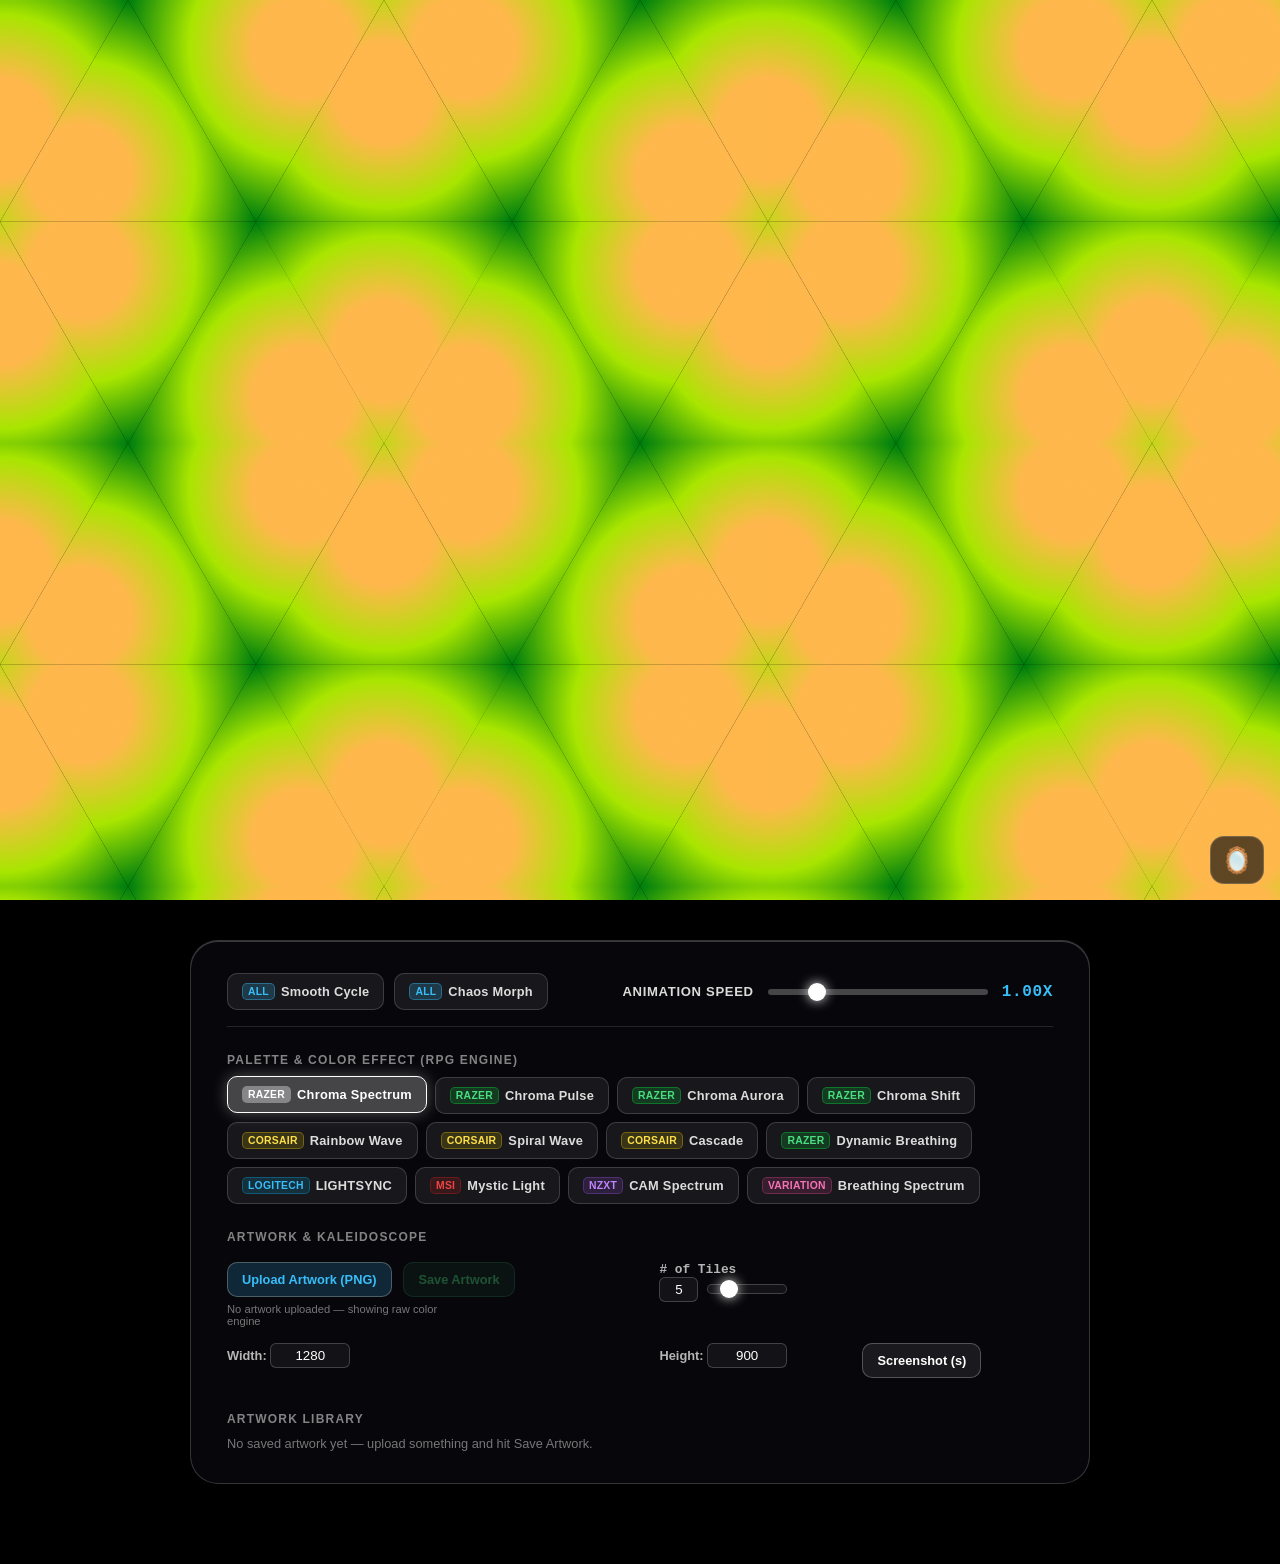
<file: index.html>
<!DOCTYPE html>
<html lang="en">
<head>
    <meta charset="UTF-8">
    <meta name="viewport" content="width=device-width, initial-scale=1.0">
    <title>RPG Kaleidoscope</title>
    <link rel="stylesheet" type="text/css" href="style.css">
</head>
<body>

    <!-- Full-viewport kaleidoscope output canvas -->
    <canvas id="animation"></canvas>

    <!-- First fold: just the canvas, no copy -->
    <div class="first-fold"></div>

    <button id="toggleControls" class="toggle-controls" title="Show/hide controls">🪞</button>

    <!-- Everything below the fold: merged settings panel -->
    <section class="control-section">
        <div id="stickyTable" class="control-dock">

            <!-- Top bar: master modes + single master speed control -->
            <div class="top-bar">
                <div class="master-modes">
                    <button class="btn" id="btn-all-smooth" data-brand="all">
                        <span class="tag">ALL</span> Smooth Cycle
                    </button>
                    <button class="btn" id="btn-all-chaos" data-brand="all">
                        <span class="tag">ALL</span> Chaos Morph
                    </button>
                </div>

                <div class="speed-control">
                    <span>Animation Speed</span>
                    <input type="range" id="speedInput" min="0.0" max="5.0" step="0.05" value="1.0">
                    <span class="speed-val" id="speedVal">1.00x</span>
                </div>
            </div>

            <!-- Palette / RGB effect selection (World) -->
            <div class="section-group">
                <div class="section-title">Palette &amp; Color Effect (RPG Engine)</div>
                <div class="preset-buttons" id="color-presets">
                    <button class="btn btn-rgb active" data-rgb="chroma-spectrum" data-brand="razer">
                        <span class="tag">Razer</span> Chroma Spectrum
                    </button>
                    <button class="btn btn-rgb" data-rgb="chroma-pulse" data-brand="razer">
                        <span class="tag">Razer</span> Chroma Pulse
                    </button>
                    <button class="btn btn-rgb" data-rgb="chroma-aurora" data-brand="razer">
                        <span class="tag">Razer</span> Chroma Aurora
                    </button>
                    <button class="btn btn-rgb" data-rgb="chroma-hypershift" data-brand="razer">
                        <span class="tag">Razer</span> Chroma Shift
                    </button>
                    <button class="btn btn-rgb" data-rgb="rainbow-wave" data-brand="corsair">
                        <span class="tag">Corsair</span> Rainbow Wave
                    </button>
                    <button class="btn btn-rgb" data-rgb="spiral-rainbow" data-brand="corsair">
                        <span class="tag">Corsair</span> Spiral Wave
                    </button>
                    <button class="btn btn-rgb" data-rgb="cascading-rainbow" data-brand="corsair">
                        <span class="tag">Corsair</span> Cascade
                    </button>
                    <button class="btn btn-rgb" data-rgb="chroma-breathing" data-brand="razer">
                        <span class="tag">Razer</span> Dynamic Breathing
                    </button>
                    <button class="btn btn-rgb" data-rgb="logi-lightsync" data-brand="logitech">
                        <span class="tag">Logitech</span> LIGHTSYNC
                    </button>
                    <button class="btn btn-rgb" data-rgb="msi-mystic" data-brand="msi">
                        <span class="tag">MSI</span> Mystic Light
                    </button>
                    <button class="btn btn-rgb" data-rgb="nzxt-cam" data-brand="nzxt">
                        <span class="tag">NZXT</span> CAM Spectrum
                    </button>
                    <button class="btn btn-rgb" data-rgb="breath-spectrum" data-brand="expanded">
                        <span class="tag">Variation</span> Breathing Spectrum
                    </button>
                </div>
            </div>

            <!-- Artwork + optics settings (Mask / Optics) -->
            <div class="section-group">
                <div class="section-title">Artwork &amp; Kaleidoscope</div>
                <table id="inputTable">
                    <tr>
                        <td>
                            <label for="imageInput" class="custom-file-upload">
                                Upload Artwork (PNG)
                            </label>
                            <input type="file" id="imageInput" accept="image/png,image/*">
                            <button id="saveArtworkButton" class="save-artwork-button" disabled>Save Artwork</button>
                            <div class="file-name" id="artworkFileName">No artwork uploaded — showing raw color engine</div>
                        </td>
                        <td>
                            <pre><span class="tableText"># of Tiles</span><br><input type="number" id="numTilesNumberInput" class="input-number-noSpinners" value="5" min="2" max="25"> <input class="input-number-noSpinners" type="range" id="numTilesInput" value="5" min="2" max="25"></pre>
                        </td>
                    </tr>
                    <tr>
                        <td><span class="tableText">Width: </span><input type="number" id="canvasWidthInput" class="input-number-noSpinners" value="800" min="1"></td>
                        <td><span class="tableText">Height: </span><input type="number" id="canvasHeightInput" class="input-number-noSpinners" value="800" min="1"></td>
                        <td><button id="screenshotButton">Screenshot (s)</button></td>
                    </tr>
                </table>
            </div>

            <!-- Persistent Artwork Library (Phase 1) -->
            <div class="section-group">
                <div class="section-title">Artwork Library</div>
                <div class="library-grid" id="artworkLibraryGrid">
                    <div class="library-empty" id="artworkLibraryEmpty">No saved artwork yet — upload something and hit Save Artwork.</div>
                </div>
            </div>

        </div>
    </section>

    <script src="world.js"></script>
    <script src="mask.js"></script>
    <script src="optics.js"></script>
    <script src="library.js"></script>
    <script src="main.js"></script>

</body>
</html>
</file>
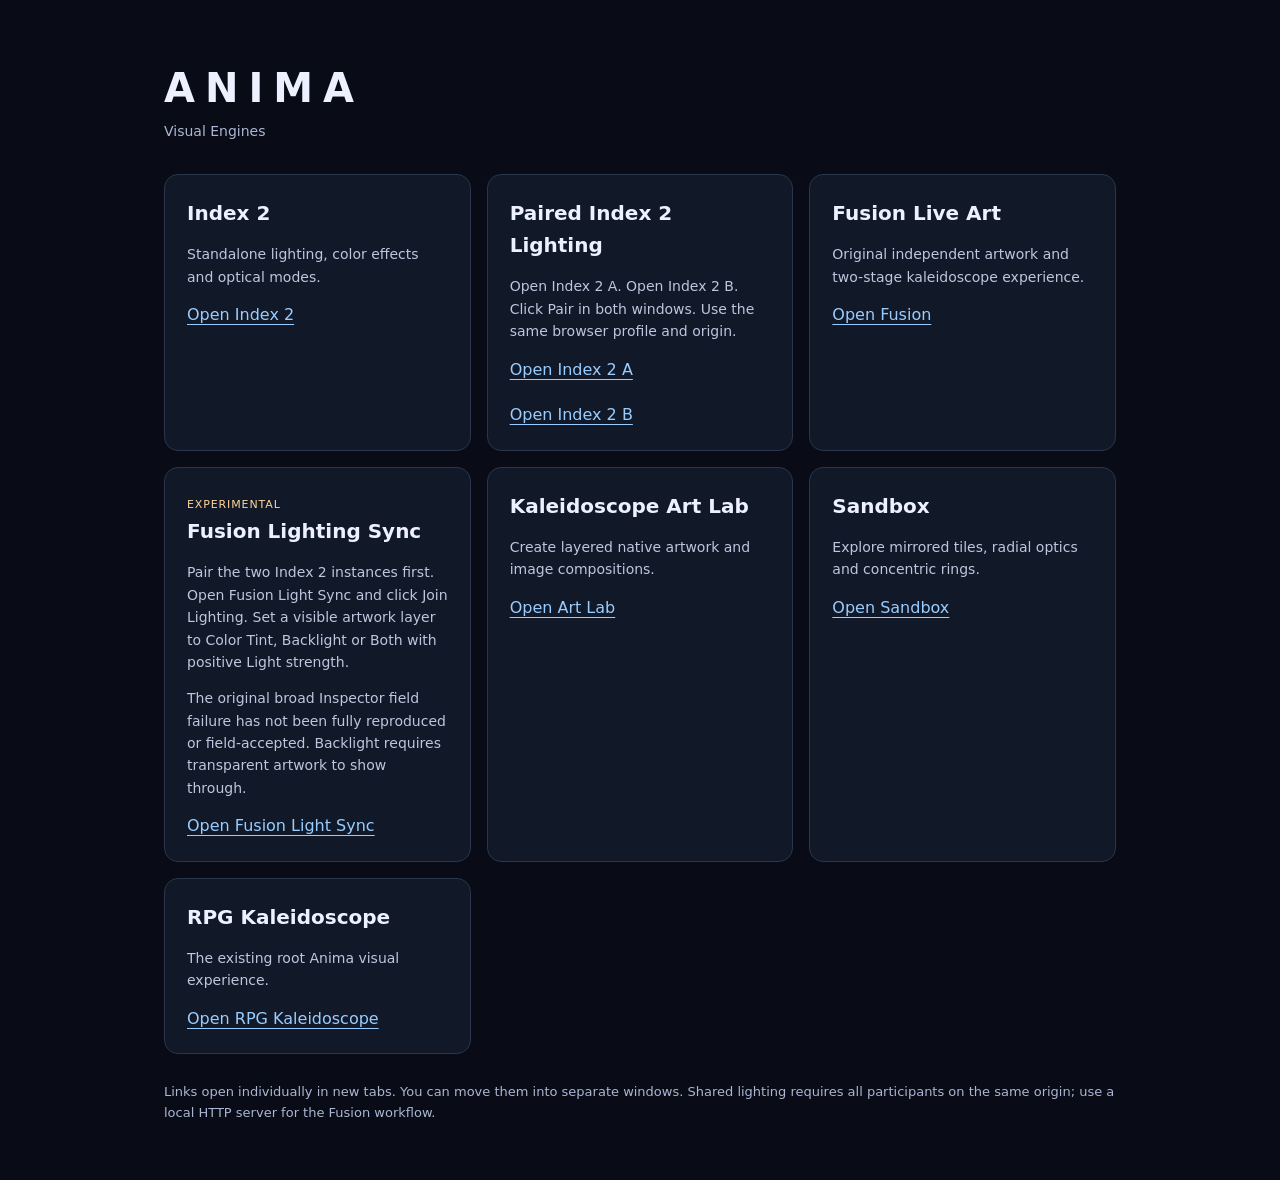
<file: launch/index.html>
<!doctype html>
<html lang="en">
<head>
<meta charset="utf-8">
<meta name="viewport" content="width=device-width,initial-scale=1">
<title>ANIMA — Visual Engines</title>
<style>
*{box-sizing:border-box}body{margin:0;background:#090c16;color:#edf1ff;font:16px/1.6 system-ui,sans-serif}main{max-width:1000px;margin:auto;padding:56px 24px}h1{letter-spacing:.25em;font-size:40px;margin:0}header p{color:#aab6d3;margin:0 0 32px}.grid{display:grid;grid-template-columns:repeat(auto-fit,minmax(270px,1fr));gap:16px}article{background:#111827;border:1px solid #29364d;border-radius:14px;padding:22px}h2{font-size:20px;margin:0 0 10px}p{color:#bcc7df;font-size:14px}a{color:#99cdff;text-underline-offset:4px}a:focus-visible{outline:2px solid #b5dcff;outline-offset:5px}.links{display:flex;gap:20px;flex-wrap:wrap}.badge{font-size:11px;letter-spacing:.08em;color:#ffd59a}footer{margin-top:28px;color:#aab6d3;font-size:13px}
</style>
</head>
<body><main>
<header><h1>ANIMA</h1><p>Visual Engines</p></header>
<div class="grid">
<article><h2>Index 2</h2><p>Standalone lighting, color effects and optical modes.</p><a href="../index2.html" target="_blank" rel="noopener">Open Index 2</a></article>
<article><h2>Paired Index 2 Lighting</h2><p>Open Index 2 A. Open Index 2 B. Click Pair in both windows. Use the same browser profile and origin.</p><div class="links"><a href="../index2.html?instance=A" target="_blank" rel="noopener">Open Index 2 A</a><a href="../index2.html?instance=B" target="_blank" rel="noopener">Open Index 2 B</a></div></article>
<article><h2>Fusion Live Art</h2><p>Original independent artwork and two-stage kaleidoscope experience.</p><a href="../kaleidoscope-fusion.html" target="_blank" rel="noopener">Open Fusion</a></article>
<article><span class="badge">EXPERIMENTAL</span><h2>Fusion Lighting Sync</h2><p>Pair the two Index 2 instances first. Open Fusion Light Sync and click Join Lighting. Set a visible artwork layer to Color Tint, Backlight or Both with positive Light strength.</p><p>The original broad Inspector field failure has not been fully reproduced or field-accepted. Backlight requires transparent artwork to show through.</p><a href="../kaleidoscope-fusion-light-sync.html" target="_blank" rel="noopener">Open Fusion Light Sync</a></article>
<article><h2>Kaleidoscope Art Lab</h2><p>Create layered native artwork and image compositions.</p><a href="../kaleidoscope-lab.html" target="_blank" rel="noopener">Open Art Lab</a></article>
<article><h2>Sandbox</h2><p>Explore mirrored tiles, radial optics and concentric rings.</p><a href="../sandbox.html" target="_blank" rel="noopener">Open Sandbox</a></article>
<article><h2>RPG Kaleidoscope</h2><p>The existing root Anima visual experience.</p><a href="../index.html" target="_blank" rel="noopener">Open RPG Kaleidoscope</a></article>
</div>
<footer>Links open individually in new tabs. You can move them into separate windows. Shared lighting requires all participants on the same origin; use a local HTTP server for the Fusion workflow.</footer>
</main></body></html>
</file>
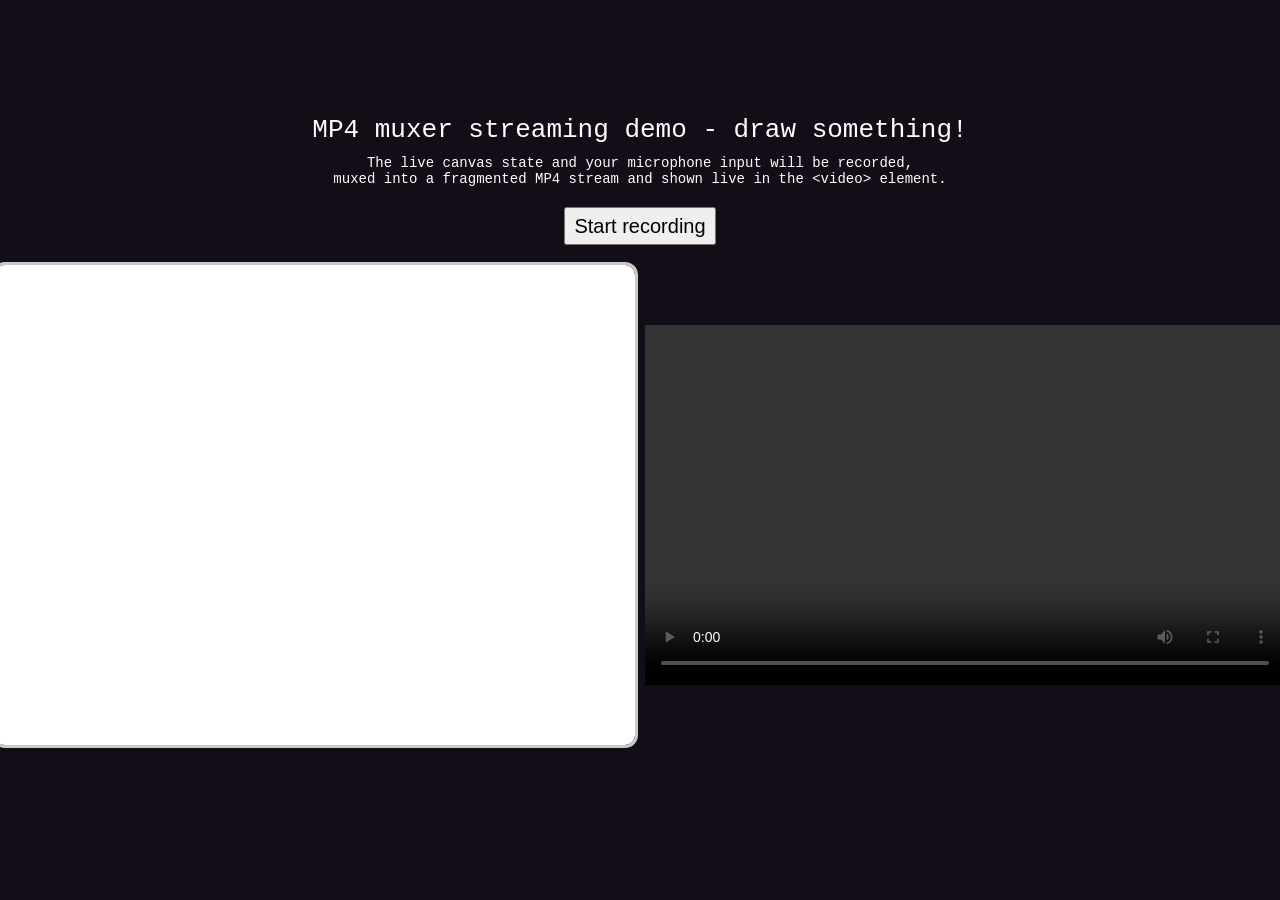
<file: mp4-muxer-main/demo-streaming/index.html>
<!DOCTYPE html>
<html lang="en" translate="no">
	<head>
		<meta charset="UTF-8">
		<meta http-equiv="X-UA-Compatible" content="IE=edge">
		<meta name="viewport" content="width=device-width, initial-scale=1.0">
		<title>MP4 muxer streaming demo</title>
		<link rel="stylesheet" href="./style.css">
		<script src="../build/mp4-muxer.js" defer></script>
		<script src="./script.js" defer></script>
	</head>
	<body>
		<main>
			<h1>MP4 muxer streaming demo - draw something!</h1>
			<h2>The live canvas state and your microphone input will be recorded,<br> muxed into a fragmented MP4 stream and shown live in the &lt;video&gt; element.</h2>
			<div id="controls">
				<button id="start-recording">Start recording</button>
				<button id="end-recording" style="display: none;">End recording</button>
			</div>
			<div id="center">
				<canvas width="640" height="480"></canvas>
				<video id="stream-preview" width="640" height="360" controls></video>
			</div>
			<p id="recording-status"></p>
		</main>
	</body>
</html>
</file>
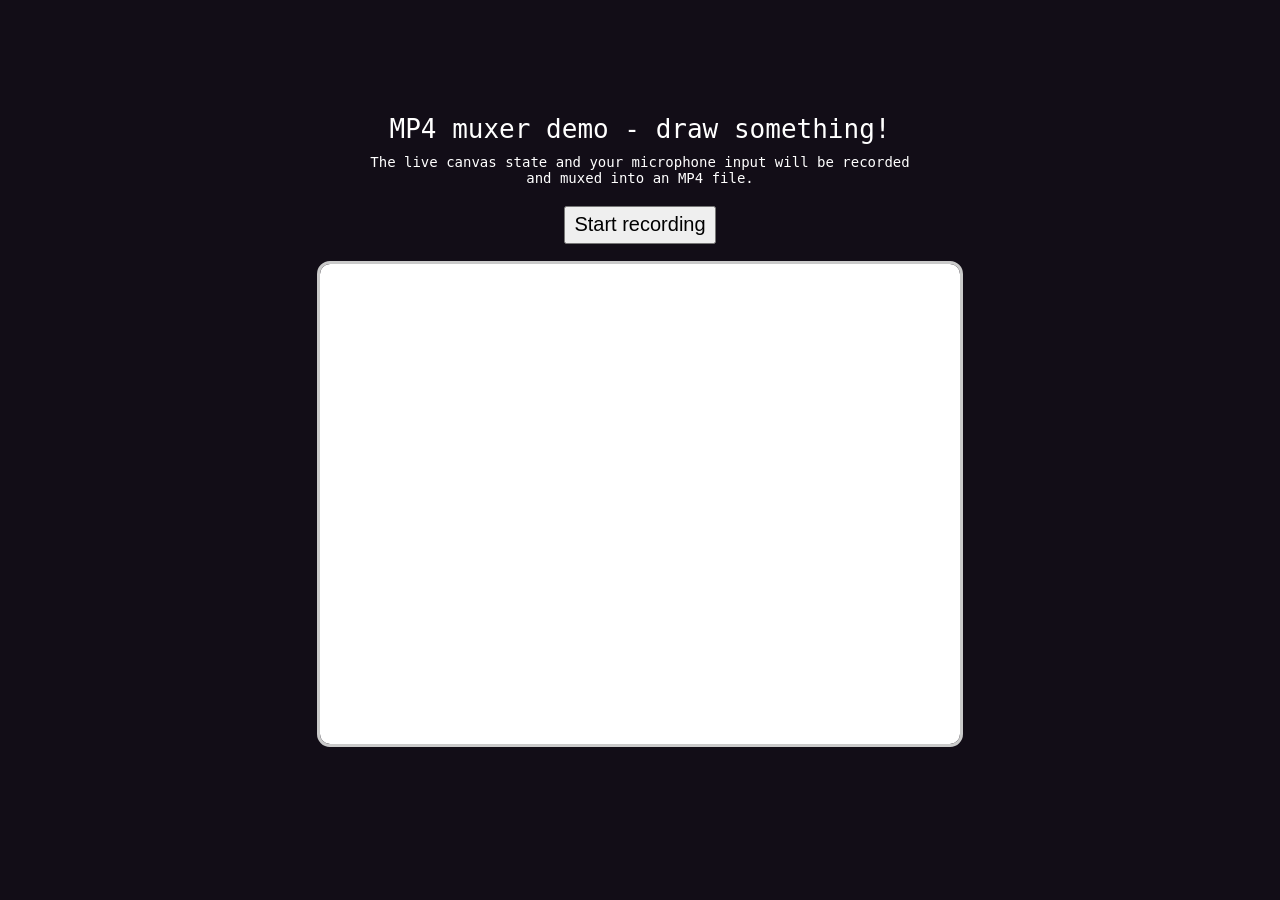
<file: mp4-muxer-main/demo/index.html>
<!DOCTYPE html>
<html lang="en" translate="no">
	<head>
		<meta charset="UTF-8">
		<meta http-equiv="X-UA-Compatible" content="IE=edge">
		<meta name="viewport" content="width=device-width, initial-scale=1.0">
		<title>MP4 muxer demo</title>
		<link rel="stylesheet" href="./style.css">
		<script src="../build/mp4-muxer.js" defer></script>
		<script src="./script.js" defer></script>
	</head>
	<body>
		<main>
			<h1>MP4 muxer demo - draw something!</h1>
			<h2>The live canvas state and your microphone input will be recorded<br>and muxed into an MP4 file.</h2>
			<div id="controls">
				<button id="start-recording">Start recording</button>
				<button id="end-recording" style="display: none;">End recording</button>
			</div>
			<canvas width="640" height="480"></canvas>
			<p id="recording-status"></p>
		</main>
	</body>
</html>
</file>
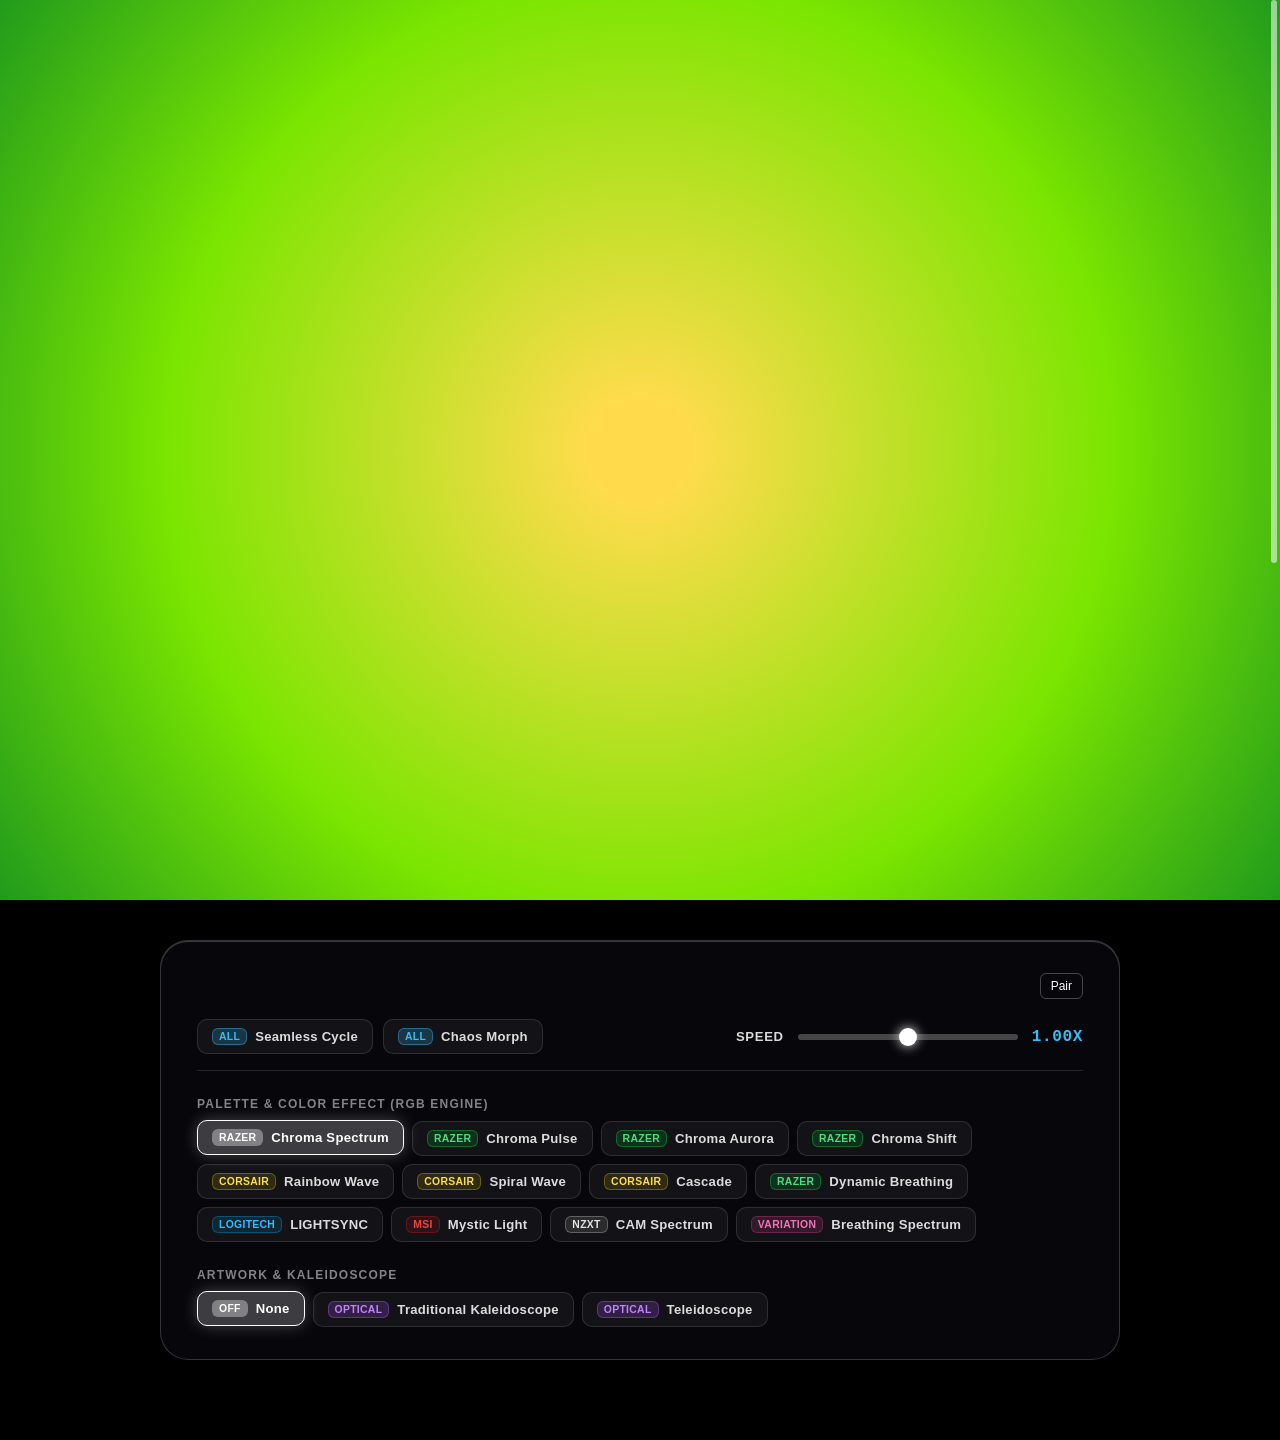
<file: index2.html>
<!DOCTYPE html>
<html lang="en">
<head>
    <meta charset="UTF-8">
    <meta name="viewport" content="width=device-width, initial-scale=1.0">
    <title>RGB & Optical World Engine</title>
    <style>
        * {
            box-sizing: border-box;
            margin: 0;
            padding: 0;
            user-select: none;
            -webkit-user-select: none;
        }

        html {
            scroll-behavior: smooth;
            scrollbar-width: none;
        }

        html::-webkit-scrollbar { display: none; }
        .pair-controls { align-self: flex-end; display: flex; align-items: center; gap: 8px; font-size: 12px; }
        #pair-button { font: inherit; color: inherit; background: transparent; border: 1px solid #ffffff40; border-radius: 6px; padding: 5px 10px; cursor: pointer; }
        #page-scrollbar {
            position: fixed;
            top: 0;
            right: 0;
            width: 12px;
            height: 100%;
            z-index: 10000;
            touch-action: none;
        }
        #page-scrollbar-thumb {
            position: absolute;
            right: 3px;
            width: 6px;
            border-radius: 6px;
            background: rgba(255, 255, 255, 0.55);
            opacity: 0;
            transition: opacity 180ms ease;
        }
        #page-scrollbar.active #page-scrollbar-thumb { opacity: 1; }
        @media (prefers-reduced-motion: reduce) {
            #page-scrollbar-thumb { transition: none; }
        }

        body {
            background-color: #000000;
            font-family: -apple-system, BlinkMacSystemFont, "Segoe UI", Roboto, Helvetica, Arial, sans-serif;
            color: #ffffff;
            overflow-x: hidden;
        }

        /* Fixed Fullscreen Layers */
        #display-canvas {
            position: fixed;
            top: 0;
            left: 0;
            width: 100vw;
            height: 100vh;
            display: block;
            z-index: 0;
            pointer-events: auto;
        }

        /* First Fold */
        .first-fold {
            width: 100vw;
            height: 100vh;
            position: relative;
            z-index: 1;
            pointer-events: none;
        }

        /* Control Dock Section Below the Fold */
        .control-section {
            position: relative;
            z-index: 2;
            width: 100vw;
            min-height: 500px;
            display: flex;
            align-items: flex-start;
            justify-content: center;
            padding: 40px 20px 80px;
            background: transparent;
        }

        .control-dock {
            display: flex;
            flex-direction: column;
            align-items: center;
            gap: 20px;
            padding: 32px 36px;
            background: rgba(10, 10, 16, 0.72);
            backdrop-filter: blur(28px);
            -webkit-backdrop-filter: blur(28px);
            border: 1px solid rgba(255, 255, 255, 0.18);
            border-radius: 28px;
            box-shadow: 0 20px 50px rgba(0, 0, 0, 0.8), inset 0 1px 0 rgba(255, 255, 255, 0.2);
            max-width: 960px;
            width: 100%;
        }

        /* Top Bar: Master Modes & Speed */
        .top-bar {
            display: flex;
            align-items: center;
            justify-content: space-between;
            width: 100%;
            flex-wrap: wrap;
            gap: 16px;
            padding-bottom: 16px;
            border-bottom: 1px solid rgba(255, 255, 255, 0.12);
        }

        .master-modes {
            display: flex;
            gap: 10px;
        }

        /* Speed Control */
        .speed-control {
            display: flex;
            align-items: center;
            gap: 14px;
            font-size: 0.82rem;
            font-weight: 600;
            letter-spacing: 0.05em;
            text-transform: uppercase;
            color: rgba(255, 255, 255, 0.85);
        }

        .speed-control span.speed-val {
            min-width: 50px;
            text-align: right;
            color: #38bdf8;
            font-family: monospace;
            font-size: 1rem;
        }

        input[type="range"] {
            -webkit-appearance: none;
            appearance: none;
            width: 220px;
            height: 6px;
            background: rgba(255, 255, 255, 0.25);
            border-radius: 3px;
            outline: none;
            cursor: pointer;
        }

        input[type="range"]::-webkit-slider-thumb {
            -webkit-appearance: none;
            width: 18px;
            height: 18px;
            border-radius: 50%;
            background: #ffffff;
            box-shadow: 0 0 12px rgba(255,255,255,0.9);
            cursor: pointer;
            transition: transform 0.1s ease;
        }

        input[type="range"]::-webkit-slider-thumb:hover {
            transform: scale(1.2);
        }

        /* Section Layout */
        .section-group {
            width: 100%;
            display: flex;
            flex-direction: column;
            gap: 10px;
        }

        .section-title {
            font-size: 0.75rem;
            font-weight: 700;
            text-transform: uppercase;
            letter-spacing: 0.1em;
            color: rgba(255, 255, 255, 0.5);
            margin-top: 6px;
        }

        /* Buttons Grid */
        .preset-buttons {
            display: flex;
            gap: 8px;
            flex-wrap: wrap;
        }

        .btn {
            position: relative;
            background: rgba(255, 255, 255, 0.05);
            border: 1px solid rgba(255, 255, 255, 0.12);
            color: rgba(255, 255, 255, 0.85);
            padding: 8px 14px;
            border-radius: 10px;
            font-size: 0.82rem;
            font-weight: 600;
            letter-spacing: 0.02em;
            cursor: pointer;
            transition: all 0.2s cubic-bezier(0.16, 1, 0.3, 1);
            display: flex;
            align-items: center;
            gap: 8px;
        }

        .btn .tag {
            font-size: 0.65rem;
            padding: 2px 6px;
            border-radius: 6px;
            text-transform: uppercase;
            font-weight: 800;
            letter-spacing: 0.03em;
        }

        /* Tag Styling matching UI */
        .btn[data-brand="razer"] .tag { background: rgba(0, 255, 66, 0.12); color: #4ade80; border: 1px solid rgba(0, 255, 66, 0.3); }
        .btn[data-brand="corsair"] .tag { background: rgba(255, 215, 0, 0.12); color: #fde047; border: 1px solid rgba(255, 215, 0, 0.3); }
        .btn[data-brand="logitech"] .tag { background: rgba(0, 184, 255, 0.12); color: #38bdf8; border: 1px solid rgba(0, 184, 255, 0.3); }
        .btn[data-brand="msi"] .tag { background: rgba(235, 30, 30, 0.12); color: #ef4444; border: 1px solid rgba(235, 30, 30, 0.3); }
        .btn[data-brand="nzxt"] .tag { background: rgba(255, 255, 255, 0.1); color: #e4e4e7; border: 1px solid rgba(255, 255, 255, 0.25); }
        .btn[data-brand="variation"] .tag { background: rgba(236, 72, 153, 0.15); color: #f472b6; border: 1px solid rgba(236, 72, 153, 0.3); }
        .btn[data-brand="optical"] .tag { background: rgba(168, 85, 247, 0.2); color: #c084fc; border: 1px solid rgba(168, 85, 247, 0.4); }
        .btn[data-brand="all"] .tag { background: rgba(56, 189, 248, 0.2); color: #38bdf8; border: 1px solid rgba(56, 189, 248, 0.4); }
        .btn[data-brand="none"] .tag { background: rgba(255, 255, 255, 0.15); color: #a1a1aa; border: 1px solid rgba(255, 255, 255, 0.2); }

        .btn:hover {
            background: rgba(255, 255, 255, 0.12);
            border-color: rgba(255, 255, 255, 0.3);
            color: #ffffff;
            transform: translateY(-1px);
        }

        .btn.active {
            background: rgba(255, 255, 255, 0.22);
            border-color: #ffffff;
            color: #ffffff;
            box-shadow: 0 0 16px rgba(255, 255, 255, 0.25);
            transform: translateY(-1px);
        }

        .btn.active .tag {
            background: rgba(255, 255, 255, 0.35);
            color: #ffffff;
            border-color: transparent;
        }
    </style>
</head>
<body>

    <!-- Main Output Canvas -->
    <canvas id="display-canvas"></canvas>

    <!-- First Fold -->
    <div class="first-fold"></div>

    <!-- Below Fold Settings Dock -->
    <section class="control-section">
        <div class="control-dock">
            
            <div class="pair-controls"><span id="pair-status" role="status" aria-live="polite"></span><button id="pair-button" type="button">Pair</button></div>
            <!-- TOP BAR: Master ALL Modes & Speed Slider -->
            <div class="top-bar">
                <div class="master-modes">
                    <button class="btn" id="btn-all-smooth" data-brand="all">
                        <span class="tag">ALL</span> Seamless Cycle
                    </button>
                    <button class="btn" id="btn-all-chaos" data-brand="all">
                        <span class="tag">ALL</span> Chaos Morph
                    </button>
                </div>

                <div class="speed-control">
                    <span>Speed</span>
                    <input type="range" id="speed-slider" min="0.0" max="2.0" step="0.05" value="1.0">
                    <span class="speed-val" id="speed-val">1.00x</span>
                </div>
            </div>

            <!-- PALETTE & COLOR EFFECT (RGB ENGINE) -->
            <div class="section-group">
                <div class="section-title">PALETTE & COLOR EFFECT (RGB ENGINE)</div>
                <div class="preset-buttons" id="color-presets">
                    <!-- Row 1 -->
                    <button class="btn btn-rgb active" data-rgb="chroma-spectrum" data-brand="razer">
                        <span class="tag">RAZER</span> Chroma Spectrum
                    </button>
                    <button class="btn btn-rgb" data-rgb="chroma-pulse" data-brand="razer">
                        <span class="tag">RAZER</span> Chroma Pulse
                    </button>
                    <button class="btn btn-rgb" data-rgb="chroma-aurora" data-brand="razer">
                        <span class="tag">RAZER</span> Chroma Aurora
                    </button>
                    <button class="btn btn-rgb" data-rgb="chroma-shift" data-brand="razer">
                        <span class="tag">RAZER</span> Chroma Shift
                    </button>

                    <!-- Row 2 -->
                    <button class="btn btn-rgb" data-rgb="rainbow-wave" data-brand="corsair">
                        <span class="tag">CORSAIR</span> Rainbow Wave
                    </button>
                    <button class="btn btn-rgb" data-rgb="spiral-wave" data-brand="corsair">
                        <span class="tag">CORSAIR</span> Spiral Wave
                    </button>
                    <button class="btn btn-rgb" data-rgb="cascading-rainbow" data-brand="corsair">
                        <span class="tag">CORSAIR</span> Cascade
                    </button>
                    <button class="btn btn-rgb" data-rgb="chroma-breathing" data-brand="razer">
                        <span class="tag">RAZER</span> Dynamic Breathing
                    </button>

                    <!-- Row 3 -->
                    <button class="btn btn-rgb" data-rgb="logi-lightsync" data-brand="logitech">
                        <span class="tag">LOGITECH</span> LIGHTSYNC
                    </button>
                    <button class="btn btn-rgb" data-rgb="msi-mystic" data-brand="msi">
                        <span class="tag">MSI</span> Mystic Light
                    </button>
                    <button class="btn btn-rgb" data-rgb="nzxt-cam" data-brand="nzxt">
                        <span class="tag">NZXT</span> CAM Spectrum
                    </button>
                    <button class="btn btn-rgb" data-rgb="breath-spectrum" data-brand="variation">
                        <span class="tag">VARIATION</span> Breathing Spectrum
                    </button>
                </div>
            </div>

            <!-- ARTWORK & KALEIDOSCOPE -->
            <div class="section-group">
                <div class="section-title">ARTWORK & KALEIDOSCOPE</div>
                <div class="preset-buttons" id="optical-presets">
                    <button class="btn btn-optical active" data-optical="none" data-brand="none">
                        <span class="tag">OFF</span> None
                    </button>
                    <button class="btn btn-optical" data-optical="kaleidoscope" data-brand="optical">
                        <span class="tag">OPTICAL</span> Traditional Kaleidoscope
                    </button>
                    <button class="btn btn-optical" data-optical="teleidoscope" data-brand="optical">
                        <span class="tag">OPTICAL</span> Teleidoscope
                    </button>
                </div>
            </div>

        </div>
    </section>

    <script src="index2-pair.js"></script>
    <script src="index2-color-clock.js"></script>
    <script src="index2-light-colors.js"></script>
    <script src="index2-lighting-channel.js"></script>
    <script>
        // Main Display Canvas
        const displayCanvas = document.getElementById('display-canvas');
        const displayCtx = displayCanvas.getContext('2d');

        // Pipeline Buffer Canvases
        const sceneCanvas = document.createElement('canvas');
        const sceneCtx = sceneCanvas.getContext('2d');

        const fadeBufferCanvas = document.createElement('canvas');
        const fadeBufferCtx = fadeBufferCanvas.getContext('2d');

        // UI Element References
        const speedSlider = document.getElementById('speed-slider');
        const speedVal = document.getElementById('speed-val');
        const rgbBtns = document.querySelectorAll('.btn-rgb');
        const opticalBtns = document.querySelectorAll('.btn-optical');
        const btnAllSmooth = document.getElementById('btn-all-smooth');
        const btnAllChaos = document.getElementById('btn-all-chaos');

        // Engine State
        let width, height;
        let activeRGB = 'chroma-spectrum';
        let nextRGB = 'chroma-spectrum';
        let activeOptical = 'none';
        let crossfadeAlpha = 0;

        let isMasterAllMode = false;
        let masterModeType = null;

        let speedMultiplier = 1.0;
        let time = 0;
        const colorClock = Index2ColorClock();
        let colorTime = 0;
        let ripples = [];

        const rgbList = Array.from(rgbBtns).map(b => b.getAttribute('data-rgb'));

        let currentBreathHue = 135;
        let prevBreathCycle = -1;

        // Sync Viewport Dimensions across Pipeline
        function resize() {
            width = displayCanvas.width = sceneCanvas.width = fadeBufferCanvas.width = window.innerWidth;
            height = displayCanvas.height = sceneCanvas.height = fadeBufferCanvas.height = window.innerHeight;
            if (OpticalRegistry[activeOptical] && OpticalRegistry[activeOptical].resize) {
                OpticalRegistry[activeOptical].resize(width, height);
            }
        }
        window.addEventListener('resize', resize);

        /* ------------------------------------------------------------------
           OPTICAL REGISTRY
        ------------------------------------------------------------------ */
        const OpticalRegistry = {
            none: {
                init: () => {},
                render: (src, dstCtx) => {
                    dstCtx.drawImage(src, 0, 0);
                },
                dispose: () => {}
            },

            kaleidoscope: {
                wedgeCanvas: null,
                wedgeCtx: null,
                slices: 12,
                jewels: [],

                init: function(w, h) {
                    this.wedgeCanvas = document.createElement('canvas');
                    this.wedgeCtx = this.wedgeCanvas.getContext('2d');
                    this.resize(w, h);
                    
                    this.jewels = [];
                    for(let i = 0; i < 35; i++) {
                        this.jewels.push({
                            x: (Math.random() - 0.5) * 300,
                            y: (Math.random() - 0.5) * 300,
                            size: 6 + Math.random() * 18,
                            hueOffset: Math.random() * 360,
                            vx: (Math.random() - 0.5) * 0.8,
                            vy: (Math.random() - 0.5) * 0.8,
                            phase: Math.random() * Math.PI * 2
                        });
                    }
                },

                resize: function(w, h) {
                    if (this.wedgeCanvas) {
                        this.wedgeCanvas.width = w;
                        this.wedgeCanvas.height = h;
                    }
                },

                render: function(src, dstCtx, t) {
                    const cx = width / 2;
                    const cy = height / 2;
                    const radius = Math.sqrt(cx * cx + cy * cy);
                    const angleStep = (Math.PI * 2) / this.slices;

                    const wCtx = this.wedgeCtx;
                    wCtx.clearRect(0, 0, width, height);

                    wCtx.save();
                    wCtx.translate(cx, cy);
                    wCtx.rotate(t * 0.15);
                    wCtx.drawImage(src, -cx, -cy, width, height);

                    for(let j of this.jewels) {
                        j.x += (j.vx + Math.sin(t * 0.5 + j.phase) * 0.3) * speedMultiplier;
                        j.y += (j.vy + Math.cos(t * 0.5 + j.phase) * 0.3) * speedMultiplier;

                        if(Math.hypot(j.x, j.y) > radius * 0.6) {
                            j.x *= -0.8;
                            j.y *= -0.8;
                        }

                        wCtx.beginPath();
                        wCtx.arc(j.x, j.y, j.size, 0, Math.PI * 2);
                        wCtx.fillStyle = `hsla(${(t * 50 + j.hueOffset) % 360}, 100%, 70%, 0.65)`;
                        wCtx.shadowColor = '#ffffff';
                        wCtx.shadowBlur = 10;
                        wCtx.fill();
                    }
                    wCtx.restore();

                    dstCtx.fillStyle = '#000000';
                    dstCtx.fillRect(0, 0, width, height);

                    for (let i = 0; i < this.slices; i++) {
                        dstCtx.save();
                        dstCtx.translate(cx, cy);
                        dstCtx.rotate(i * angleStep);

                        if (i % 2 === 1) {
                            dstCtx.scale(1, -1);
                        }

                        dstCtx.beginPath();
                        dstCtx.moveTo(0, 0);
                        dstCtx.arc(0, 0, radius, -angleStep / 2, angleStep / 2);
                        dstCtx.closePath();
                        dstCtx.clip();

                        dstCtx.drawImage(this.wedgeCanvas, -cx, -cy);
                        dstCtx.restore();
                    }
                },

                dispose: function() {
                    this.wedgeCanvas = null;
                    this.jewels = [];
                }
            },

            teleidoscope: {
                lensCanvas: null,
                lensCtx: null,
                facets: 8,

                init: function(w, h) {
                    this.lensCanvas = document.createElement('canvas');
                    this.lensCtx = this.lensCanvas.getContext('2d');
                    this.resize(w, h);
                },

                resize: function(w, h) {
                    if (this.lensCanvas) {
                        this.lensCanvas.width = w;
                        this.lensCanvas.height = h;
                    }
                },

                render: function(src, dstCtx, t) {
                    const cx = width / 2;
                    const cy = height / 2;
                    const radius = Math.min(width, height) * 0.48;

                    const panX = Math.sin(t * 0.35) * (width * 0.22);
                    const panY = Math.cos(t * 0.25) * (height * 0.22);
                    const zoom = 1.0 + Math.sin(t * 0.4) * 0.2;

                    const lCtx = this.lensCtx;
                    lCtx.clearRect(0, 0, width, height);
                    lCtx.save();
                    lCtx.translate(cx + panX, cy + panY);
                    lCtx.scale(zoom, zoom);
                    lCtx.rotate(t * 0.1);
                    lCtx.drawImage(src, -cx, -cy, width, height);
                    lCtx.restore();

                    dstCtx.fillStyle = '#020205';
                    dstCtx.fillRect(0, 0, width, height);

                    const angleStep = (Math.PI * 2) / this.facets;

                    dstCtx.save();
                    dstCtx.translate(cx, cy);

                    dstCtx.beginPath();
                    dstCtx.arc(0, 0, radius + 4, 0, Math.PI * 2);
                    dstCtx.fillStyle = '#05050a';
                    dstCtx.fill();

                    for (let i = 0; i < this.facets; i++) {
                        dstCtx.save();
                        dstCtx.rotate(i * angleStep);

                        if (i % 2 === 1) {
                            dstCtx.scale(1, -1);
                        }

                        dstCtx.beginPath();
                        dstCtx.moveTo(0, 0);
                        dstCtx.arc(0, 0, radius, 0, angleStep);
                        dstCtx.closePath();
                        dstCtx.clip();

                        dstCtx.drawImage(this.lensCanvas, -cx, -cy);
                        dstCtx.restore();
                    }

                    const glassGrad = dstCtx.createRadialGradient(-radius * 0.3, -radius * 0.3, 10, 0, 0, radius);
                    glassGrad.addColorStop(0, 'rgba(255, 255, 255, 0.35)');
                    glassGrad.addColorStop(0.5, 'rgba(255, 255, 255, 0.05)');
                    glassGrad.addColorStop(0.85, 'rgba(0, 0, 0, 0.4)');
                    glassGrad.addColorStop(1, 'rgba(0, 0, 0, 0.85)');

                    dstCtx.beginPath();
                    dstCtx.arc(0, 0, radius, 0, Math.PI * 2);
                    dstCtx.fillStyle = glassGrad;
                    dstCtx.fill();

                    dstCtx.restore();
                },

                dispose: function() {
                    this.lensCanvas = null;
                }
            }
        };

        function setOpticalMode(id) {
            if (OpticalRegistry[activeOptical] && OpticalRegistry[activeOptical].dispose) {
                OpticalRegistry[activeOptical].dispose();
            }
            activeOptical = id;
            if (OpticalRegistry[activeOptical] && OpticalRegistry[activeOptical].init) {
                OpticalRegistry[activeOptical].init(width, height);
            }
        }

        // Setup Event Listeners
        window.addEventListener('pointerdown', (e) => {
            if (!e.target.closest('.control-dock')) {
                ripples.push({
                    x: e.clientX,
                    y: e.clientY,
                    radius: 0,
                    maxRadius: Math.max(width, height) * 0.8,
                    hue: (time * 50) % 360,
                    alpha: 1
                });
            }
        });

        speedSlider.addEventListener('input', (e) => {
            speedMultiplier = parseFloat(e.target.value);
            speedVal.textContent = speedMultiplier.toFixed(2) + 'x';
        });

        rgbBtns.forEach(btn => {
            btn.addEventListener('click', () => {
                disableMasterMode();
                rgbBtns.forEach(b => b.classList.remove('active'));
                btn.classList.add('active');
                activeRGB = btn.getAttribute('data-rgb');
            });
        });

        opticalBtns.forEach(btn => {
            btn.addEventListener('click', () => {
                opticalBtns.forEach(b => b.classList.remove('active'));
                btn.classList.add('active');
                setOpticalMode(btn.getAttribute('data-optical'));
            });
        });

        btnAllSmooth.addEventListener('click', () => toggleMasterMode('smooth', btnAllSmooth));
        btnAllChaos.addEventListener('click', () => toggleMasterMode('chaos', btnAllChaos));

        function toggleMasterMode(type, btn) {
            if (isMasterAllMode && masterModeType === type) {
                disableMasterMode();
            } else {
                disableMasterMode();
                isMasterAllMode = true;
                masterModeType = type;
                btn.classList.add('active');
            }
        }

        function disableMasterMode() {
            isMasterAllMode = false;
            masterModeType = null;
            crossfadeAlpha = 0;
            btnAllSmooth.classList.remove('active');
            btnAllChaos.classList.remove('active');
        }

        /* ------------------------------------------------------------------
           PIPELINE RENDER LOOP
        ------------------------------------------------------------------ */
        function render() {
            time += 0.01 * speedMultiplier;
            colorTime = colorClock.time(time);
            if (colorClock.paired()) currentBreathHue = colorClock.hue(colorTime);

            sceneCtx.clearRect(0, 0, width, height);

            if (isMasterAllMode) {
                updateMasterAllCycle();
            }

            if (crossfadeAlpha > 0) {
                drawRGBBase(activeRGB, sceneCtx);

                fadeBufferCtx.clearRect(0, 0, width, height);
                drawRGBBase(nextRGB, fadeBufferCtx);

                sceneCtx.save();
                sceneCtx.globalAlpha = crossfadeAlpha;
                sceneCtx.drawImage(fadeBufferCanvas, 0, 0);
                sceneCtx.restore();
            } else {
                drawRGBBase(activeRGB, sceneCtx);
            }

            drawRipples(sceneCtx);

            displayCtx.clearRect(0, 0, width, height);
            const opticalPlugin = OpticalRegistry[activeOptical] || OpticalRegistry['none'];
            opticalPlugin.render(sceneCanvas, displayCtx, time);

            requestAnimationFrame(render);
        }

        function updateMasterAllCycle() {
            const time = colorTime;
            const stepDuration = 6;
            const fadeDuration = 2;

            const cycleProgress = time % stepDuration;
            const currentStep = Math.floor(time / stepDuration);

            if (masterModeType === 'smooth') {
                activeRGB = rgbList[currentStep % rgbList.length];
                nextRGB = rgbList[(currentStep + 1) % rgbList.length];
            } else {
                const seedR1 = Math.abs(Math.sin(currentStep * 91.3));
                const seedR2 = Math.abs(Math.sin((currentStep + 1) * 91.3));

                activeRGB = rgbList[Math.floor(seedR1 * rgbList.length)];
                nextRGB = rgbList[Math.floor(seedR2 * rgbList.length)];
            }

            if (cycleProgress > (stepDuration - fadeDuration)) {
                const fadeProgress = (cycleProgress - (stepDuration - fadeDuration)) / fadeDuration;
                crossfadeAlpha = Math.sin(fadeProgress * (Math.PI / 2));
            } else {
                crossfadeAlpha = 0;
            }
        }

        /* ------------------------------------------------------------------
           RGB BASE LAYERS (ONLY THE 11 SELECTIONS)
        ------------------------------------------------------------------ */
        function drawRGBBase(type, c) {
            if (type === 'chroma-breathing' && !colorClock.paired()) {
                const cycle = Math.floor(colorTime / Math.PI);
                if (cycle !== prevBreathCycle && Math.sin(colorTime * 2) < -0.95) {
                    currentBreathHue = (currentBreathHue + 75 + Math.floor(Math.random() * 120)) % 360;
                    prevBreathCycle = cycle;
                }
            }
            Index2LightColors.draw(type, c, { width, height, time, colorTime, currentBreathHue });
        }
        function drawRipples(c) {
            for (let i = ripples.length - 1; i >= 0; i--) {
                const r = ripples[i];
                r.radius += 8 * Math.max(speedMultiplier, 0.2);
                r.alpha -= 0.012;

                if (r.alpha <= 0 || r.radius >= r.maxRadius) {
                    ripples.splice(i, 1);
                    continue;
                }

                c.save();
                c.beginPath();
                c.arc(r.x, r.y, r.radius, 0, Math.PI * 2);
                c.strokeStyle = `hsla(${r.hue}, 100%, 70%, ${r.alpha})`;
                c.lineWidth = 12;
                c.shadowColor = `hsl(${r.hue}, 100%, 50%)`;
                c.shadowBlur = 30;
                c.stroke();
                c.restore();
            }
        }

        // Overlay the root scrollbar without reserving a gutter beside the artwork.
        (() => {
            const rail = document.createElement('div');
            rail.id = 'page-scrollbar';
            rail.setAttribute('aria-hidden', 'true');
            const thumb = document.createElement('div');
            thumb.id = 'page-scrollbar-thumb';
            rail.append(thumb);
            document.body.append(rail);
            let timer, drag = null, travel = 0, maxScroll = 0;
            function layout() {
                const root = document.scrollingElement;
                maxScroll = Math.max(0, root.scrollHeight - root.clientHeight);
                const height = Math.min(innerHeight, Math.max(32, innerHeight * root.clientHeight / root.scrollHeight));
                travel = innerHeight - height;
                rail.hidden = maxScroll === 0;
                thumb.style.height = `${height}px`;
                thumb.style.transform = `translateY(${maxScroll ? root.scrollTop / maxScroll * travel : 0}px)`;
            }
            function reveal() {
                layout();
                rail.classList.add('active');
                clearTimeout(timer);
                if (!drag) timer = setTimeout(() => rail.classList.remove('active'), 650);
            }
            window.addEventListener('scroll', reveal, { passive: true });
            window.addEventListener('resize', layout);
            new ResizeObserver(layout).observe(document.body);
            rail.addEventListener('pointerdown', event => {
                if (event.button !== 0) return;
                layout();
                event.preventDefault();
                const top = document.scrollingElement.scrollTop / maxScroll * travel;
                drag = { offset: event.target === thumb ? event.clientY - top : parseFloat(thumb.style.height) / 2 };
                rail.setPointerCapture(event.pointerId);
                reveal();
                move(event);
            });
            function move(event) {
                if (!drag || !travel) return;
                window.scrollTo({ top: Math.max(0, Math.min(travel, event.clientY - drag.offset)) / travel * maxScroll, behavior: 'instant' });
            }
            rail.addEventListener('pointermove', move);
            rail.addEventListener('lostpointercapture', () => { drag = null; reveal(); });
            rail.addEventListener('pointerup', event => rail.releasePointerCapture(event.pointerId));
            rail.addEventListener('pointercancel', event => rail.releasePointerCapture(event.pointerId));
            layout();
        })();

        // Share user-selected settings only; animation time, phases and geometry remain local.
        const lightingPublisher = Index2LightingChannel.publisher(() => ({
            speed:speedMultiplier, rgb:activeRGB, master:isMasterAllMode ? masterModeType : null,
            list:rgbList, color:colorClock.snapshot()
        }));
        const pairing = Index2Pair({
            start: () => { colorClock.start(time, speedMultiplier, currentBreathHue); lightingPublisher.start(); },
            stop: () => {
                lightingPublisher.stop();
                const last = colorClock.stop(time);
                if (last) { colorTime=last.time; currentBreathHue=last.hue; prevBreathCycle=Math.floor(last.time/Math.PI); }
            },
            button: document.getElementById('pair-button'),
            status: document.getElementById('pair-status'),
            read: () => ({ speed: speedMultiplier, rgb: activeRGB, optical: activeOptical,
                master: isMasterAllMode ? masterModeType : null, color: colorClock.snapshot() }),
            apply: state => {
                if (!state || !Number.isFinite(state.speed) || state.speed < 0 || state.speed > 2 ||
                    !rgbList.includes(state.rgb) || !Object.hasOwn(OpticalRegistry, state.optical) ||
                    ![null, 'smooth', 'chaos'].includes(state.master)) return;
                speedMultiplier = state.speed;
                colorClock.adopt(state.color);
                speedSlider.value = state.speed;
                speedVal.textContent = state.speed.toFixed(2) + 'x';
                disableMasterMode();
                activeRGB = state.rgb;
                rgbBtns.forEach(btn => btn.classList.toggle('active', btn.dataset.rgb === state.rgb));
                opticalBtns.forEach(btn => btn.classList.toggle('active', btn.dataset.optical === state.optical));
                if (activeOptical !== state.optical) setOpticalMode(state.optical);
                if (state.master) toggleMasterMode(state.master, state.master === 'smooth' ? btnAllSmooth : btnAllChaos);
                lightingPublisher.changed();
            }
        });
        function shareColors() { colorClock.retime(speedMultiplier); pairing.changed(); lightingPublisher.changed(); }
        speedSlider.addEventListener('input', shareColors);
        [...rgbBtns, ...opticalBtns, btnAllSmooth, btnAllChaos].forEach(btn => btn.addEventListener('click', shareColors));

        // Initialize Engine
        resize();
        setOpticalMode('none');
        render();
    </script>
</body>
</html>
</file>
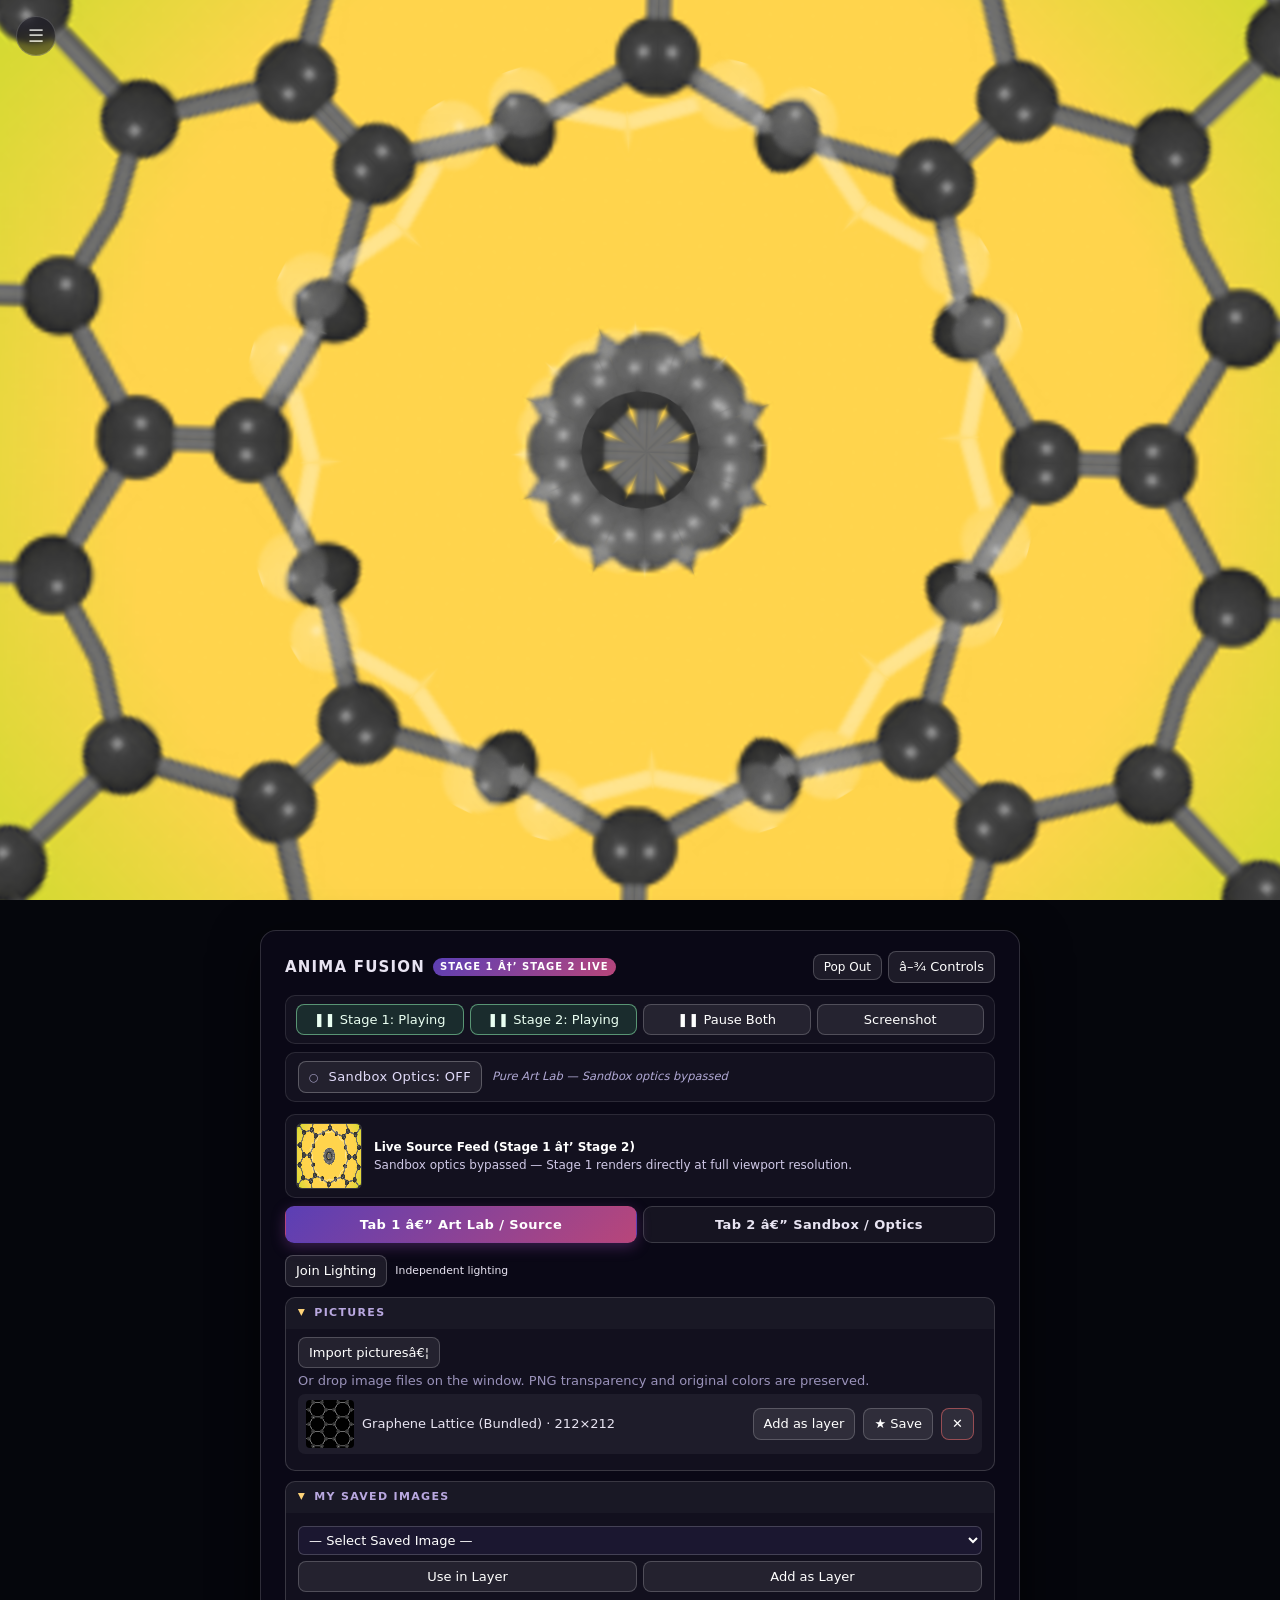
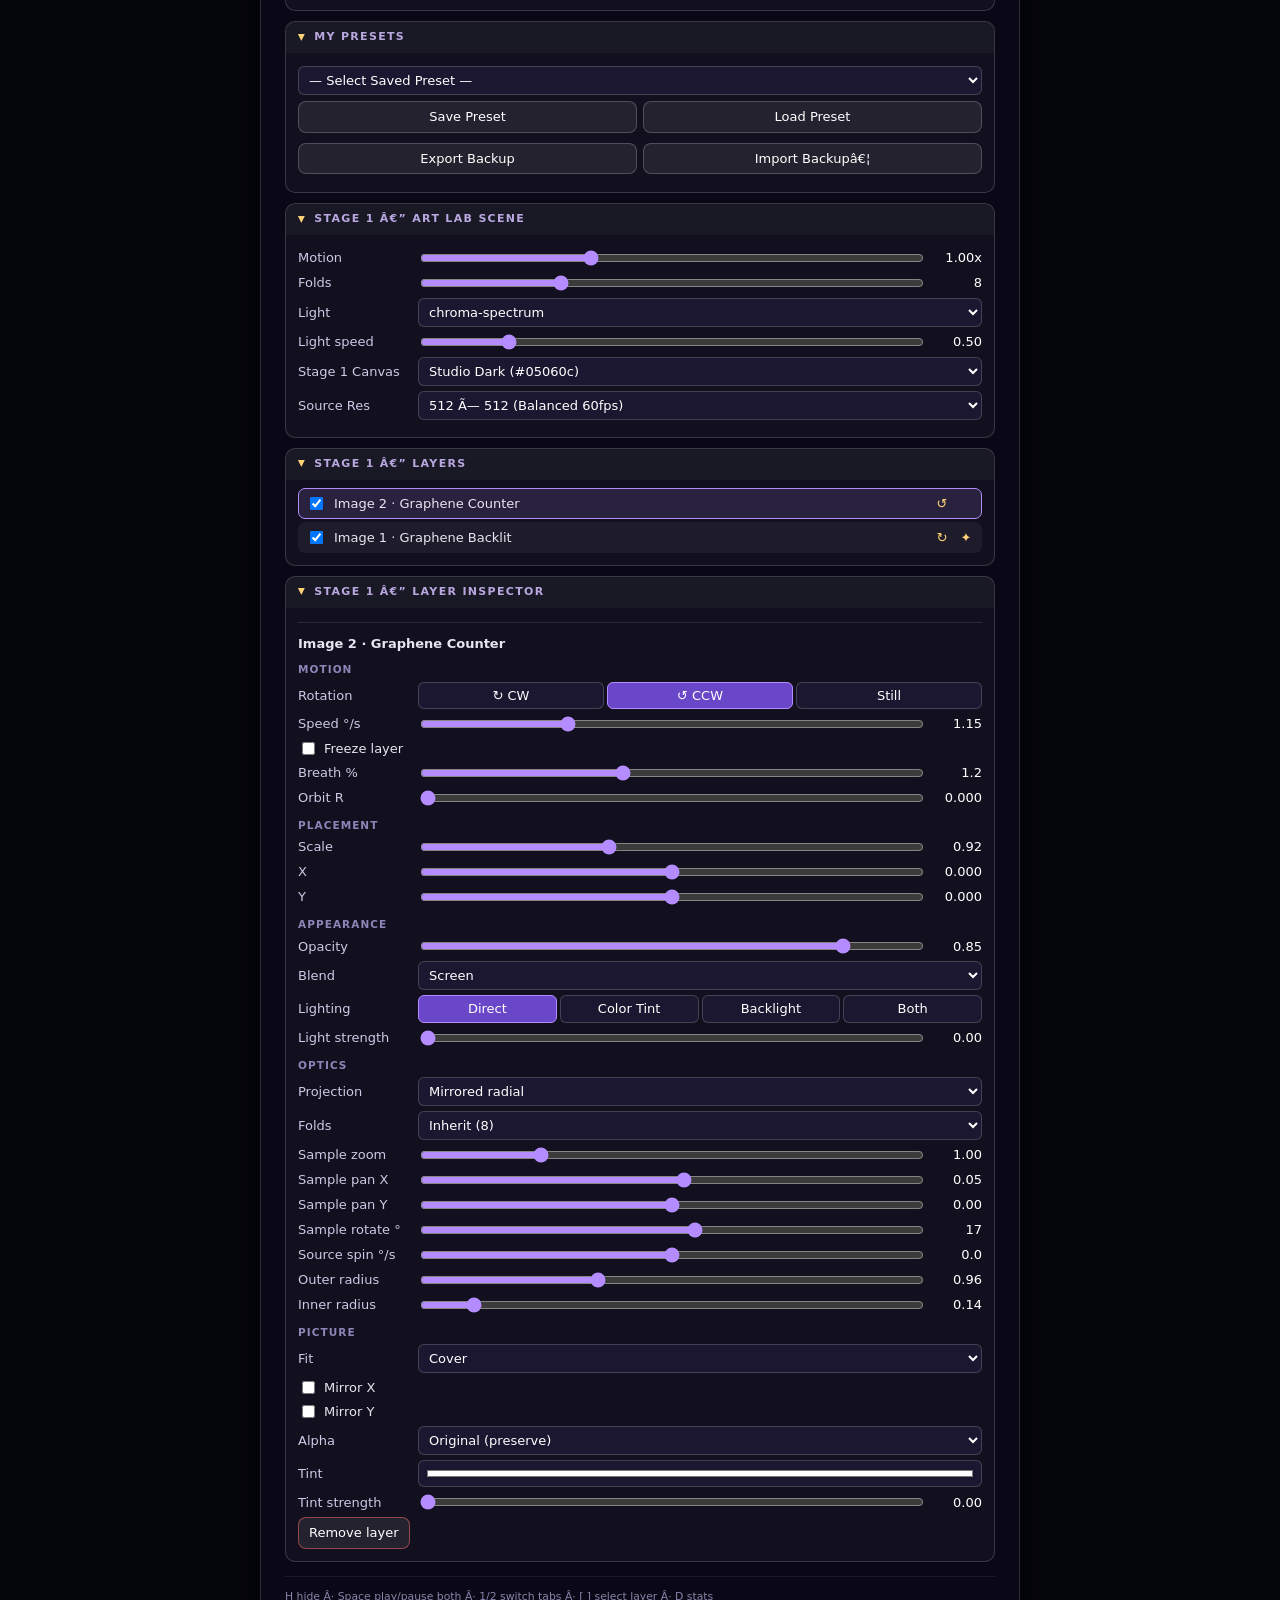
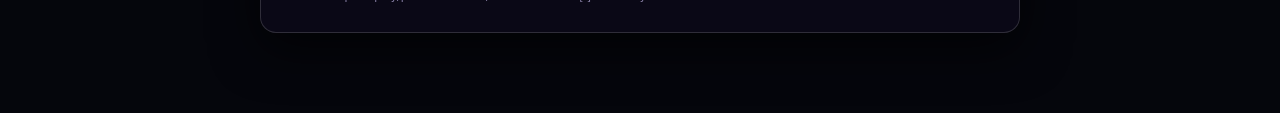
<file: kaleidoscope-fusion-light-sync.html>
<!DOCTYPE html>
<html lang="en">
<head>
    <meta charset="UTF-8">
    <meta name="viewport" content="width=device-width, initial-scale=1.0">
    <title>Lighting Sync — Anima Fusion â€” Live Art Lab Into Sandbox</title>
    <link rel="stylesheet" href="lab/fusion.css">
    <link rel="stylesheet" href="lab/panel-popout.css">
</head>
<body class="anima-fusion" data-ftab="source">

    <!-- Fullscreen Stage 2 Output Canvas -->
    <canvas id="fusionCanvas" aria-label="Anima Fusion kaleidoscope artwork"></canvas>
    <div id="busy" class="busy" role="status" aria-live="polite">Preparingâ€¦</div>
    <div id="emptyMsg" class="empty">Import pictures or choose a Saved Image / Saved Preset below to build a Fusion kaleidoscope.</div>
    <div id="stats" class="stats"></div>

    <button id="hideBtn" class="fab" type="button" title="Show / hide controls (H)" aria-label="Show or hide controls">â˜°</button>

    <!-- First fold: unobstructed full-viewport artwork -->
    <div class="first-fold" aria-hidden="true"></div>

    <aside id="panel" class="panel" aria-label="Anima Fusion controls">
        <header>
            <div class="fusion-header">
                <h1>Anima Fusion <span class="fusion-badge">Stage 1 â†’ Stage 2 Live</span></h1>
                <span class="fusion-header-actions">
                <button id="panelPopoutBtn" type="button" class="btn panel-popout-btn" title="Detach the whole settings card into its own window so you can watch the artwork while adjusting">Pop Out</button>
                <button id="topGroupToggle" type="button" class="btn top-group-toggle" aria-expanded="true" aria-controls="fusionTopGroup" title="Collapse the playback, optics, feed and stage-tab rows">â–¾ Controls</button>
                </span>
            </div>
            <p id="panelPopoutNote" class="panel-popout-note" role="status"></p>

            <!-- Top control group: the four rows below collapse together (presentation only) -->
            <div id="fusionTopGroup" class="fusion-top-group">

            <!-- Dual-stage transport bar (always accessible across tabs) -->
            <div class="transport-bar" role="group" aria-label="Playback and capture controls">
                <button id="stage1PlayBtn" type="button" class="btn stage-on" aria-pressed="false" title="Play or pause Stage 1 (Art Lab source)">âšâš Stage 1: Playing</button>
                <button id="stage2PlayBtn" type="button" class="btn stage-on" aria-pressed="false" title="Play or pause Stage 2 (Sandbox optics)">âšâš Stage 2: Playing</button>
                <button id="masterPlayBtn" type="button" class="btn" aria-pressed="false" title="Toggle both stages together (Space)">âšâš Pause Both</button>
                <button id="shot" type="button" class="btn" title="Save PNG screenshot of Fusion canvas">Screenshot</button>
            </div>

            <!-- Sandbox Optics Stage Bypass Control (Create First, Fuse Second) -->
            <div class="optics-toggle-bar" role="group" aria-label="Sandbox optics stage toggle">
                <button id="sandboxOpticsToggleBtn" type="button" class="btn optics-toggle-btn optics-off" aria-pressed="false" title="Toggle Sandbox optics stage (Bypass or Apply Optics)">
                    <span class="optics-toggle-indicator">â—‹</span> Sandbox Optics: OFF
                </button>
                <span id="opticsModeStatus" class="optics-mode-status">Pure Art Lab â€” Sandbox optics bypassed</span>
            </div>

            <!-- Stage 1 Live Feed Monitor -->
            <div class="stage-monitor" aria-label="Stage 1 live source preview">
                <canvas id="stage1PreviewCanvas" width="64" height="64" title="Live Stage 1 Art Lab kaleidoscope feeding Stage 2 Sandbox"></canvas>
                <div class="stage-monitor-info">
                    <strong>Live Source Feed (Stage 1 â†’ Stage 2)</strong>
                    <span id="stageMonitorMeta">Stage 1 (Art Lab) continuously feeds Stage 2 (Sandbox Optics) every frame.</span>
                </div>
            </div>

            <!-- Two Top-Level Engine Tabs -->
            <div id="fusionTabs" class="tabs" role="tablist" aria-label="Fusion engine stage controls">
                <button type="button" role="tab" id="tabBtnSource" data-ftab="source" aria-selected="true">Tab 1 â€” Art Lab / Source</button>
                <button type="button" role="tab" id="tabBtnOptics" data-ftab="optics" aria-selected="false">Tab 2 â€” Sandbox / Optics</button>
            </div>
            </div><!-- /#fusionTopGroup -->
        </header>

        <!-- ========================================================= -->
        <!-- TAB 1 â€” ART LAB / SOURCE (STAGE 1)                        -->
        <!-- ========================================================= -->
        <section class="ftab ftab-source" role="tabpanel" aria-labelledby="tabBtnSource">
            <details class="sec-group" data-sec="fusion-pictures" open>
                <summary class="sec-header">Pictures</summary>
                <div class="sec-content">
                    <label class="btn file">Import picturesâ€¦<input id="fileInput" type="file" accept="image/*" multiple hidden></label>
                    <p class="hint">Or drop image files on the window. PNG transparency and original colors are preserved.</p>
                    <div id="assetList" class="assets"></div>
                    <p id="note" class="hint" role="status"></p>
                </div>
            </details>

            <details class="sec-group" data-sec="fusion-saved-images" open>
                <summary class="sec-header">My Saved Images</summary>
                <div class="sec-content">
                    <div class="row">
                        <select id="savedImageSelect" class="preset-dropdown" aria-label="Select saved image">
                            <option value="">â€” Select Saved Image â€”</option>
                        </select>
                    </div>
                    <div class="row btn-row">
                        <button id="useImageSelectedLayerBtn" type="button" class="btn" title="Use in selected layer" disabled>Use in Layer</button>
                        <button id="addImageAsLayerBtn" type="button" class="btn" title="Add as new layer" disabled>Add as Layer</button>
                    </div>
                    <div class="row btn-row preset-actions" id="savedImageActionsRow" style="display: none;">
                        <button id="renameSavedImageBtn" type="button" class="btn" title="Rename saved image">Rename</button>
                        <button id="downloadSavedImageBtn" type="button" class="btn" title="Download image file">Download</button>
                        <button id="removeSavedImageBtn" type="button" class="btn danger" title="Remove from library">Remove</button>
                    </div>
                    <p id="savedImageStatus" class="hint" role="status"></p>
                </div>
            </details>

            <details class="sec-group" data-sec="fusion-presets" open>
                <summary class="sec-header">My Presets</summary>
                <div class="sec-content">
                    <div class="row">
                        <select id="userPresetSelect" class="preset-dropdown" aria-label="Select saved preset">
                            <option value="">â€” Select Saved Preset â€”</option>
                        </select>
                    </div>
                    <div class="row btn-row">
                        <button id="savePresetBtn" type="button" class="btn" title="Save current Stage 1 settings as a new preset">Save Preset</button>
                        <button id="loadPresetBtn" type="button" class="btn" title="Load selected preset into Stage 1" disabled>Load Preset</button>
                    </div>
                    <div class="row btn-row preset-actions" id="presetActionsRow" style="display: none;">
                        <button id="updatePresetBtn" type="button" class="btn" title="Overwrite selected preset with current Stage 1 settings">Update</button>
                        <button id="renamePresetBtn" type="button" class="btn" title="Rename selected preset">Rename</button>
                        <button id="deletePresetBtn" type="button" class="btn danger" title="Delete selected preset">Delete</button>
                    </div>
                    <p id="presetStatus" class="hint" role="status"></p>

                    <div class="row btn-row backup-row" style="margin-top: 10px;">
                        <button id="exportBackupBtn" type="button" class="btn" title="Export complete backup of all presets and saved images">Export Backup</button>
                        <label class="btn file" title="Import backup JSON" style="margin: 0; text-align: center;">Import Backupâ€¦<input id="importBackupInput" type="file" accept=".json,application/json" hidden></label>
                    </div>
                </div>
            </details>

            <details class="sec-group" data-sec="fusion-stage1-scene" open>
                <summary class="sec-header">Stage 1 â€” Art Lab Scene</summary>
                <div class="sec-content">
                    <label class="row"><span>Motion</span><input id="motionMul" type="range" min="0" max="3" step="0.01" value="1.00"><output id="motionVal">1.00x</output></label>
                    <label class="row"><span>Folds</span><input id="sceneFolds" type="range" min="2" max="24" step="1" value="8"><output id="foldsVal">8</output></label>
                    <label class="row"><span>Light</span><select id="lightPreset" aria-label="Stage 1 Light preset"></select></label>
                    <label class="row"><span>Light speed</span><input id="lightSpeed" type="range" min="0" max="3" step="0.05" value="0.5"><output id="lightVal">0.50</output></label>
                    <label class="row"><span>Stage 1 Canvas</span>
                        <select id="stage1Bg" aria-label="Stage 1 background">
                            <option value="#05060c" selected>Studio Dark (#05060c)</option>
                            <option value="transparent">Clean Transparent (RGBA)</option>
                        </select>
                    </label>
                    <label class="row"><span>Source Res</span>
                        <select id="stage1Res" aria-label="Stage 1 resolution">
                            <option value="512" selected>512 Ã— 512 (Balanced 60fps)</option>
                            <option value="768">768 Ã— 768 (Crisp High-Res)</option>
                        </select>
                    </label>
                </div>
            </details>

            <details class="sec-group" data-sec="fusion-stage1-layers" open>
                <summary class="sec-header">Stage 1 â€” Layers</summary>
                <div class="sec-content">
                    <div id="layerList" class="layers" role="listbox" aria-label="Stage 1 Layers"></div>
                </div>
            </details>

            <details class="sec-group" data-sec="fusion-stage1-inspector" open>
                <summary class="sec-header">Stage 1 â€” Layer Inspector</summary>
                <div class="sec-content">
                    <div id="inspector" class="inspector"></div>
                </div>
            </details>
        </section>

        <!-- ========================================================= -->
        <!-- TAB 2 â€” SANDBOX / OPTICS (STAGE 2)                        -->
        <!-- ========================================================= -->
        <section class="ftab ftab-optics" role="tabpanel" aria-labelledby="tabBtnOptics">
            <details class="sec-group" data-sec="fusion-stage2-optics" open>
                <summary class="sec-header">Stage 2 â€” Sandbox Optical Engine</summary>
                <div class="sec-content">
                    <div class="row" style="margin-bottom: 8px;">
                        <span>Sandbox State</span>
                        <button id="stage2OpticsInlineToggleBtn" type="button" class="btn optics-inline-btn" title="Toggle Sandbox optics ON/OFF">Enable Sandbox Optics</button>
                    </div>
                    <label class="row"><span>Optics Mode</span>
                        <select id="symmetryMode" aria-label="Sandbox symmetry mode">
                            <option value="classic">Classic Mirror Grid</option>
                            <option value="radial">Radial Mandala</option>
                            <option value="rings">Concentric Rings</option>
                            <option value="kaleido-rings" selected>Kaleido-Rings</option>
                        </select>
                    </label>
                    <label class="row"><span>Number of Tiles</span>
                        <input id="numTilesInput" type="range" min="2" max="25" step="1" value="5">
                        <input id="numTilesNumberInput" type="number" min="2" max="25" step="1" value="5" aria-label="Number of tiles">
                    </label>
                    <label class="row"><span>Radial Folds</span>
                        <input id="radialFolds" type="range" min="2" max="24" step="1" value="6">
                        <output id="radialFoldsVal">6</output>
                    </label>
                    <label class="row"><span>Ring Count</span>
                        <input id="ringCount" type="range" min="1" max="16" step="1" value="6">
                        <output id="ringCountVal">6</output>
                    </label>
                </div>
            </details>

            <details class="sec-group" data-sec="fusion-stage2-kinematics" open>
                <summary class="sec-header">Stage 2 â€” Sandbox Motion &amp; Kinematics</summary>
                <div class="sec-content">
                    <label class="row"><span>Master Speed</span>
                        <input id="sandboxSpeed" type="range" min="0" max="3" step="0.01" value="1">
                        <output id="sandboxSpeedVal">1.00x</output>
                    </label>
                    <label class="row"><span>Orbit Rate</span>
                        <input id="sandboxOrbitRate" type="range" min="0" max="3" step="0.05" value="1">
                        <output id="sandboxOrbitRateVal">1.00Ã—</output>
                    </label>
                    <label class="row"><span>Orbit Excursion</span>
                        <input id="sandboxOrbitAmount" type="range" min="0" max="0.7" step="0.01" value="0.35">
                        <output id="sandboxOrbitAmountVal">0.35</output>
                    </label>
                    <label class="row"><span>Source Spin</span>
                        <input id="sandboxSpinRate" type="range" min="-3" max="3" step="0.05" value="1">
                        <output id="sandboxSpinRateVal">1.00Ã—</output>
                    </label>
                    <label class="row"><span>Ring Rotation</span>
                        <input id="sandboxRingRate" type="range" min="-3" max="3" step="0.05" value="1">
                        <output id="sandboxRingRateVal">1.00Ã—</output>
                    </label>
                    <label class="row"><span>Ring Breathing</span>
                        <input id="sandboxRingBreath" type="range" min="0" max="0.1" step="0.005" value="0.025">
                        <output id="sandboxRingBreathVal">0.025</output>
                    </label>
                    <div class="row btn-row" style="margin-top: 10px;">
                        <button id="resetSandboxBtn" type="button" class="btn" title="Reset Stage 2 Sandbox controls to default">Reset Stage 2 Optics</button>
                    </div>
                </div>
            </details>

            <details class="sec-group" data-sec="fusion-stage2-color" open>
                <summary class="sec-header">Stage 2 â€” Color Treatment</summary>
                <div class="sec-content">
                    <div class="row">
                        <span>Color Mode</span>
                        <span class="mode-pill" id="stage2ColorModeLabel">Pass-Through RGB (Preserves Stage 1 Art Lab Colors &amp; Lighting)</span>
                    </div>
                    <p class="hint">Stage 1's RPG lighting (Direct, Color Tint, Backlight, Both) and original artwork colors pass cleanly through Stage 2's optical geometry.</p>
                </div>
            </details>
        </section>

        <footer><small>H hide Â· Space play/pause both Â· 1/2 switch tabs Â· [ ] select layer Â· D stats</small></footer>
    </aside>

    <script src="world.js"></script>
    <script src="lab/presets.js"></script>
    <script src="lab/bundled-images.js"></script>
    <script src="lab/image-art.js"></script>
    <script src="lab/image-presets.js"></script>
    <script src="lab/optics.js"></script>
    <script src="lab/compositor.js"></script>
    <script src="sandbox/optics.js"></script>
    <script src="lab/panel-popout.js"></script>
    <script src="index2-color-clock.js"></script>
    <script src="index2-light-colors.js"></script>
    <script src="index2-lighting-channel.js"></script>
    <script src="lab/index2-light-sync.js"></script>
    <script src="lab/fusion.js"></script>
    <script src="lab/export/offline-renderer.js"></script>
</body>
</html>
</file>
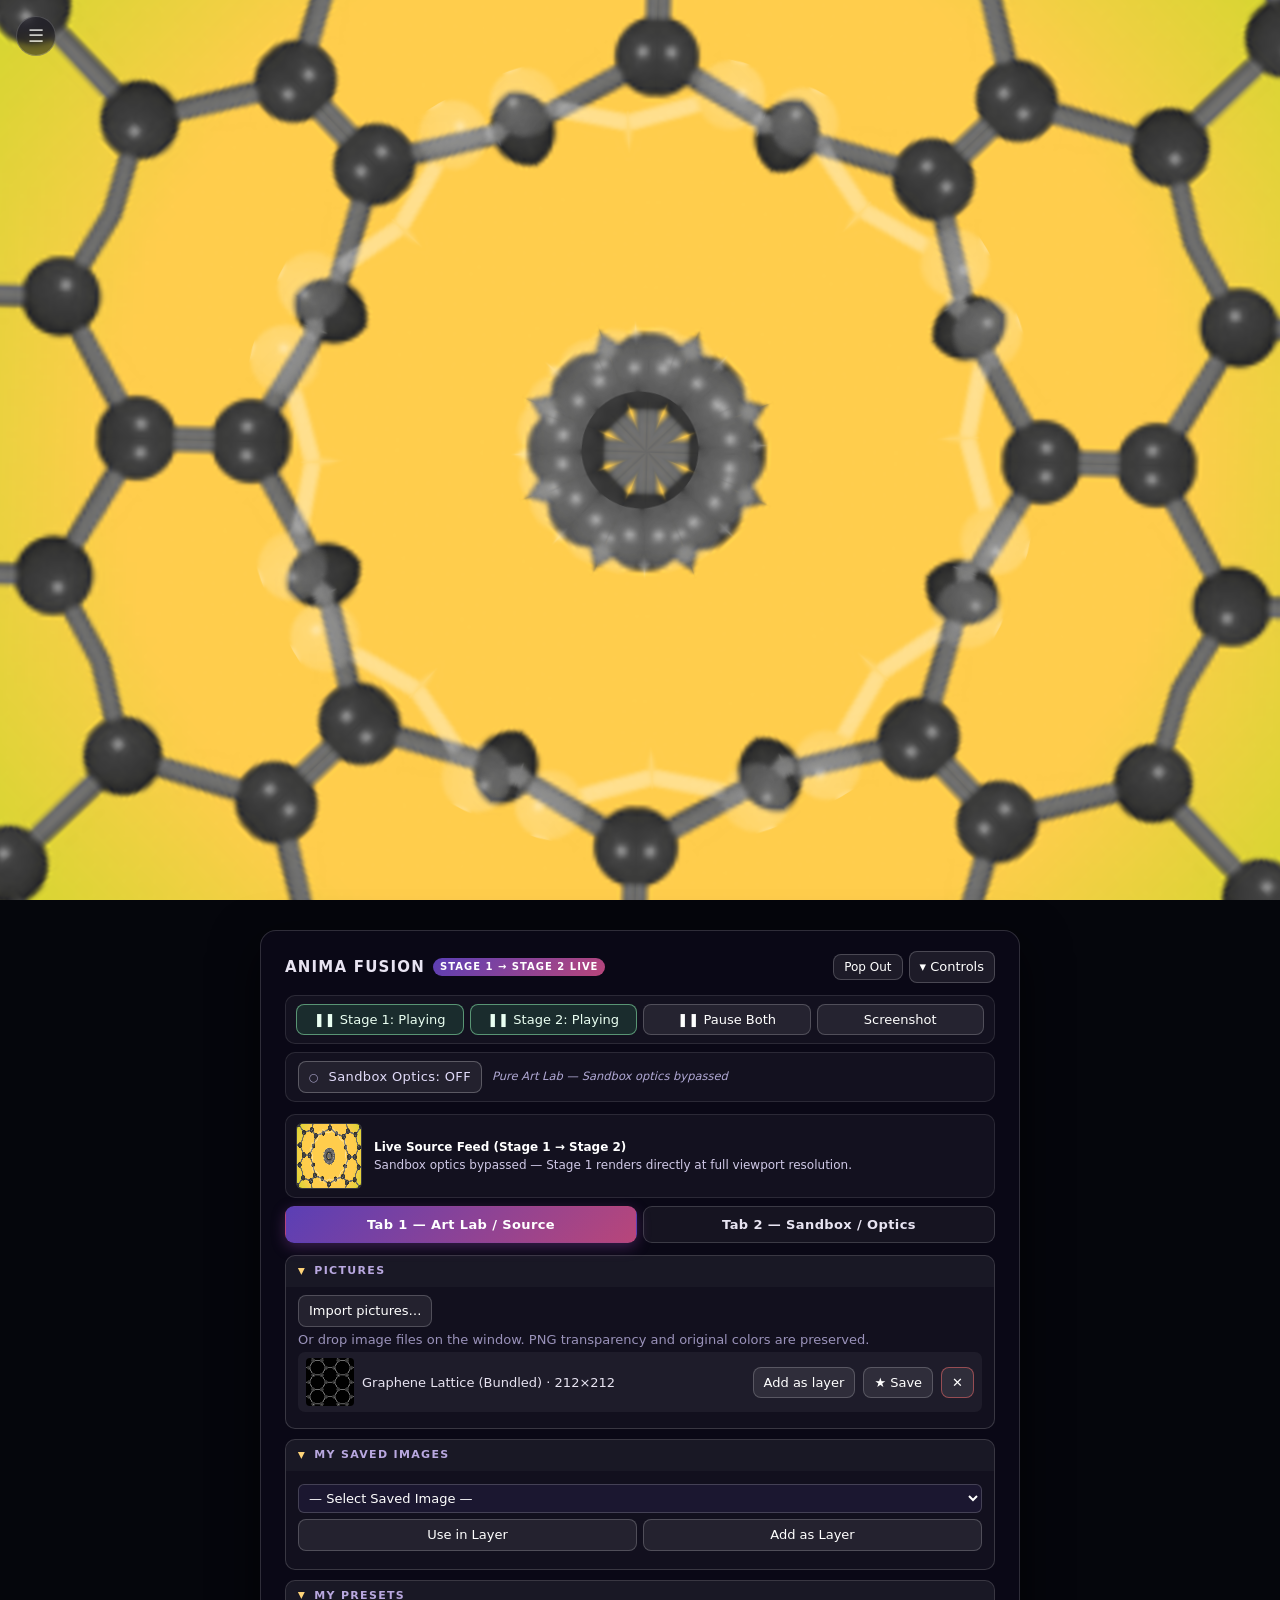
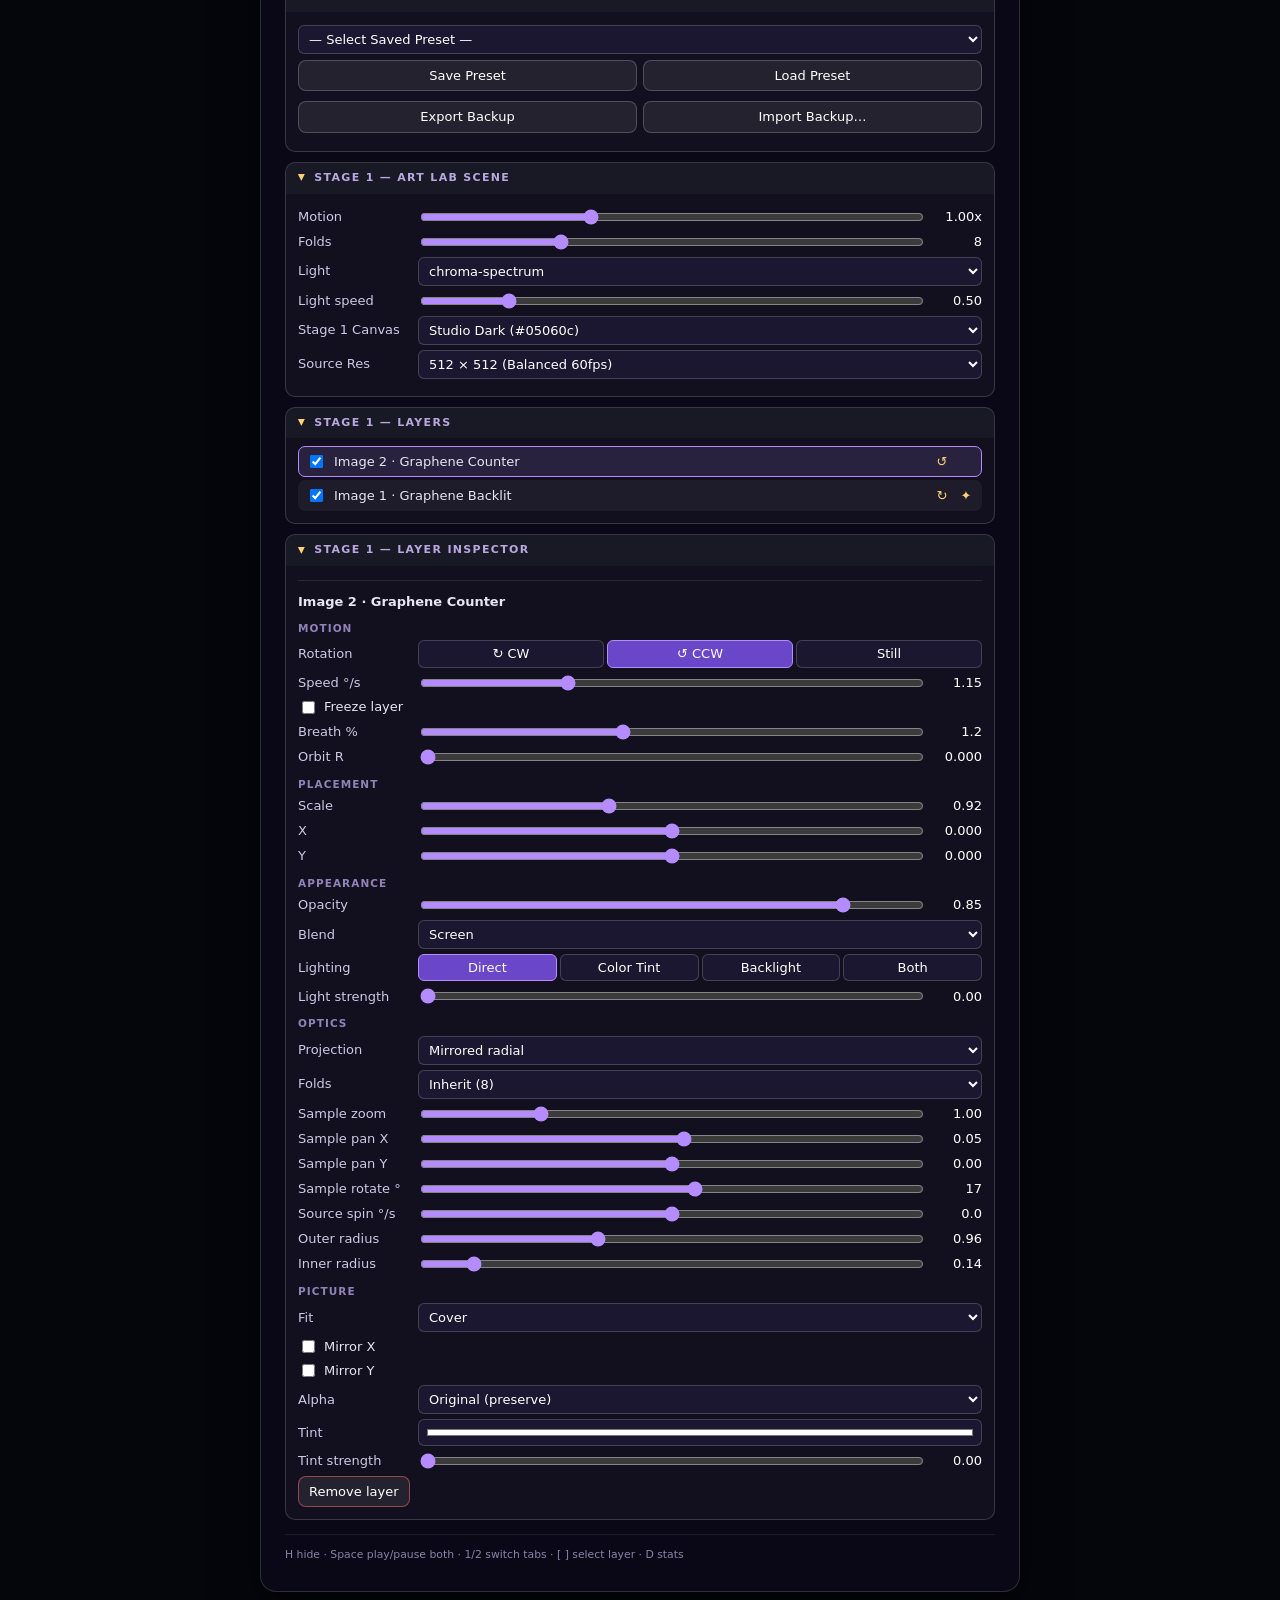
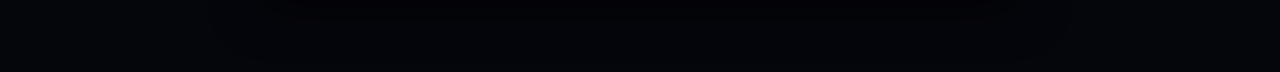
<file: kaleidoscope-fusion.html>
<!DOCTYPE html>
<html lang="en">
<head>
    <meta charset="UTF-8">
    <meta name="viewport" content="width=device-width, initial-scale=1.0">
    <title>Anima Fusion — Live Art Lab Into Sandbox</title>
    <link rel="stylesheet" href="lab/fusion.css">
    <link rel="stylesheet" href="lab/panel-popout.css">
</head>
<body class="anima-fusion" data-ftab="source">

    <!-- Fullscreen Stage 2 Output Canvas -->
    <canvas id="fusionCanvas" aria-label="Anima Fusion kaleidoscope artwork"></canvas>
    <div id="busy" class="busy" role="status" aria-live="polite">Preparing…</div>
    <div id="emptyMsg" class="empty">Import pictures or choose a Saved Image / Saved Preset below to build a Fusion kaleidoscope.</div>
    <div id="stats" class="stats"></div>

    <button id="hideBtn" class="fab" type="button" title="Show / hide controls (H)" aria-label="Show or hide controls">☰</button>

    <!-- First fold: unobstructed full-viewport artwork -->
    <div class="first-fold" aria-hidden="true"></div>

    <aside id="panel" class="panel" aria-label="Anima Fusion controls">
        <header>
            <div class="fusion-header">
                <h1>Anima Fusion <span class="fusion-badge">Stage 1 → Stage 2 Live</span></h1>
                <span class="fusion-header-actions">
                <button id="panelPopoutBtn" type="button" class="btn panel-popout-btn" title="Detach the whole settings card into its own window so you can watch the artwork while adjusting">Pop Out</button>
                <button id="topGroupToggle" type="button" class="btn top-group-toggle" aria-expanded="true" aria-controls="fusionTopGroup" title="Collapse the playback, optics, feed and stage-tab rows">▾ Controls</button>
                </span>
            </div>
            <p id="panelPopoutNote" class="panel-popout-note" role="status"></p>

            <!-- Top control group: the four rows below collapse together (presentation only) -->
            <div id="fusionTopGroup" class="fusion-top-group">

            <!-- Dual-stage transport bar (always accessible across tabs) -->
            <div class="transport-bar" role="group" aria-label="Playback and capture controls">
                <button id="stage1PlayBtn" type="button" class="btn stage-on" aria-pressed="false" title="Play or pause Stage 1 (Art Lab source)">❚❚ Stage 1: Playing</button>
                <button id="stage2PlayBtn" type="button" class="btn stage-on" aria-pressed="false" title="Play or pause Stage 2 (Sandbox optics)">❚❚ Stage 2: Playing</button>
                <button id="masterPlayBtn" type="button" class="btn" aria-pressed="false" title="Toggle both stages together (Space)">❚❚ Pause Both</button>
                <button id="shot" type="button" class="btn" title="Save PNG screenshot of Fusion canvas">Screenshot</button>
            </div>

            <!-- Sandbox Optics Stage Bypass Control (Create First, Fuse Second) -->
            <div class="optics-toggle-bar" role="group" aria-label="Sandbox optics stage toggle">
                <button id="sandboxOpticsToggleBtn" type="button" class="btn optics-toggle-btn optics-off" aria-pressed="false" title="Toggle Sandbox optics stage (Bypass or Apply Optics)">
                    <span class="optics-toggle-indicator">○</span> Sandbox Optics: OFF
                </button>
                <span id="opticsModeStatus" class="optics-mode-status">Pure Art Lab — Sandbox optics bypassed</span>
            </div>

            <!-- Stage 1 Live Feed Monitor -->
            <div class="stage-monitor" aria-label="Stage 1 live source preview">
                <canvas id="stage1PreviewCanvas" width="64" height="64" title="Live Stage 1 Art Lab kaleidoscope feeding Stage 2 Sandbox"></canvas>
                <div class="stage-monitor-info">
                    <strong>Live Source Feed (Stage 1 → Stage 2)</strong>
                    <span id="stageMonitorMeta">Stage 1 (Art Lab) continuously feeds Stage 2 (Sandbox Optics) every frame.</span>
                </div>
            </div>

            <!-- Two Top-Level Engine Tabs -->
            <div id="fusionTabs" class="tabs" role="tablist" aria-label="Fusion engine stage controls">
                <button type="button" role="tab" id="tabBtnSource" data-ftab="source" aria-selected="true">Tab 1 — Art Lab / Source</button>
                <button type="button" role="tab" id="tabBtnOptics" data-ftab="optics" aria-selected="false">Tab 2 — Sandbox / Optics</button>
            </div>
            </div><!-- /#fusionTopGroup -->
        </header>

        <!-- ========================================================= -->
        <!-- TAB 1 — ART LAB / SOURCE (STAGE 1)                        -->
        <!-- ========================================================= -->
        <section class="ftab ftab-source" role="tabpanel" aria-labelledby="tabBtnSource">
            <details class="sec-group" data-sec="fusion-pictures" open>
                <summary class="sec-header">Pictures</summary>
                <div class="sec-content">
                    <label class="btn file">Import pictures…<input id="fileInput" type="file" accept="image/*" multiple hidden></label>
                    <p class="hint">Or drop image files on the window. PNG transparency and original colors are preserved.</p>
                    <div id="assetList" class="assets"></div>
                    <p id="note" class="hint" role="status"></p>
                </div>
            </details>

            <details class="sec-group" data-sec="fusion-saved-images" open>
                <summary class="sec-header">My Saved Images</summary>
                <div class="sec-content">
                    <div class="row">
                        <select id="savedImageSelect" class="preset-dropdown" aria-label="Select saved image">
                            <option value="">— Select Saved Image —</option>
                        </select>
                    </div>
                    <div class="row btn-row">
                        <button id="useImageSelectedLayerBtn" type="button" class="btn" title="Use in selected layer" disabled>Use in Layer</button>
                        <button id="addImageAsLayerBtn" type="button" class="btn" title="Add as new layer" disabled>Add as Layer</button>
                    </div>
                    <div class="row btn-row preset-actions" id="savedImageActionsRow" style="display: none;">
                        <button id="renameSavedImageBtn" type="button" class="btn" title="Rename saved image">Rename</button>
                        <button id="downloadSavedImageBtn" type="button" class="btn" title="Download image file">Download</button>
                        <button id="removeSavedImageBtn" type="button" class="btn danger" title="Remove from library">Remove</button>
                    </div>
                    <p id="savedImageStatus" class="hint" role="status"></p>
                </div>
            </details>

            <details class="sec-group" data-sec="fusion-presets" open>
                <summary class="sec-header">My Presets</summary>
                <div class="sec-content">
                    <div class="row">
                        <select id="userPresetSelect" class="preset-dropdown" aria-label="Select saved preset">
                            <option value="">— Select Saved Preset —</option>
                        </select>
                    </div>
                    <div class="row btn-row">
                        <button id="savePresetBtn" type="button" class="btn" title="Save current Stage 1 settings as a new preset">Save Preset</button>
                        <button id="loadPresetBtn" type="button" class="btn" title="Load selected preset into Stage 1" disabled>Load Preset</button>
                    </div>
                    <div class="row btn-row preset-actions" id="presetActionsRow" style="display: none;">
                        <button id="updatePresetBtn" type="button" class="btn" title="Overwrite selected preset with current Stage 1 settings">Update</button>
                        <button id="renamePresetBtn" type="button" class="btn" title="Rename selected preset">Rename</button>
                        <button id="deletePresetBtn" type="button" class="btn danger" title="Delete selected preset">Delete</button>
                    </div>
                    <p id="presetStatus" class="hint" role="status"></p>

                    <div class="row btn-row backup-row" style="margin-top: 10px;">
                        <button id="exportBackupBtn" type="button" class="btn" title="Export complete backup of all presets and saved images">Export Backup</button>
                        <label class="btn file" title="Import backup JSON" style="margin: 0; text-align: center;">Import Backup…<input id="importBackupInput" type="file" accept=".json,application/json" hidden></label>
                    </div>
                </div>
            </details>

            <details class="sec-group" data-sec="fusion-stage1-scene" open>
                <summary class="sec-header">Stage 1 — Art Lab Scene</summary>
                <div class="sec-content">
                    <label class="row"><span>Motion</span><input id="motionMul" type="range" min="0" max="3" step="0.01" value="1.00"><output id="motionVal">1.00x</output></label>
                    <label class="row"><span>Folds</span><input id="sceneFolds" type="range" min="2" max="24" step="1" value="8"><output id="foldsVal">8</output></label>
                    <label class="row"><span>Light</span><select id="lightPreset" aria-label="Stage 1 Light preset"></select></label>
                    <label class="row"><span>Light speed</span><input id="lightSpeed" type="range" min="0" max="3" step="0.05" value="0.5"><output id="lightVal">0.50</output></label>
                    <label class="row"><span>Stage 1 Canvas</span>
                        <select id="stage1Bg" aria-label="Stage 1 background">
                            <option value="#05060c" selected>Studio Dark (#05060c)</option>
                            <option value="transparent">Clean Transparent (RGBA)</option>
                        </select>
                    </label>
                    <label class="row"><span>Source Res</span>
                        <select id="stage1Res" aria-label="Stage 1 resolution">
                            <option value="512" selected>512 × 512 (Balanced 60fps)</option>
                            <option value="768">768 × 768 (Crisp High-Res)</option>
                        </select>
                    </label>
                </div>
            </details>

            <details class="sec-group" data-sec="fusion-stage1-layers" open>
                <summary class="sec-header">Stage 1 — Layers</summary>
                <div class="sec-content">
                    <div id="layerList" class="layers" role="listbox" aria-label="Stage 1 Layers"></div>
                </div>
            </details>

            <details class="sec-group" data-sec="fusion-stage1-inspector" open>
                <summary class="sec-header">Stage 1 — Layer Inspector</summary>
                <div class="sec-content">
                    <div id="inspector" class="inspector"></div>
                </div>
            </details>
        </section>

        <!-- ========================================================= -->
        <!-- TAB 2 — SANDBOX / OPTICS (STAGE 2)                        -->
        <!-- ========================================================= -->
        <section class="ftab ftab-optics" role="tabpanel" aria-labelledby="tabBtnOptics">
            <details class="sec-group" data-sec="fusion-stage2-optics" open>
                <summary class="sec-header">Stage 2 — Sandbox Optical Engine</summary>
                <div class="sec-content">
                    <div class="row" style="margin-bottom: 8px;">
                        <span>Sandbox State</span>
                        <button id="stage2OpticsInlineToggleBtn" type="button" class="btn optics-inline-btn" title="Toggle Sandbox optics ON/OFF">Enable Sandbox Optics</button>
                    </div>
                    <label class="row"><span>Optics Mode</span>
                        <select id="symmetryMode" aria-label="Sandbox symmetry mode">
                            <option value="classic">Classic Mirror Grid</option>
                            <option value="radial">Radial Mandala</option>
                            <option value="rings">Concentric Rings</option>
                            <option value="kaleido-rings" selected>Kaleido-Rings</option>
                        </select>
                    </label>
                    <label class="row"><span>Number of Tiles</span>
                        <input id="numTilesInput" type="range" min="2" max="25" step="1" value="5">
                        <input id="numTilesNumberInput" type="number" min="2" max="25" step="1" value="5" aria-label="Number of tiles">
                    </label>
                    <label class="row"><span>Radial Folds</span>
                        <input id="radialFolds" type="range" min="2" max="24" step="1" value="6">
                        <output id="radialFoldsVal">6</output>
                    </label>
                    <label class="row"><span>Ring Count</span>
                        <input id="ringCount" type="range" min="1" max="16" step="1" value="6">
                        <output id="ringCountVal">6</output>
                    </label>
                </div>
            </details>

            <details class="sec-group" data-sec="fusion-stage2-kinematics" open>
                <summary class="sec-header">Stage 2 — Sandbox Motion &amp; Kinematics</summary>
                <div class="sec-content">
                    <label class="row"><span>Master Speed</span>
                        <input id="sandboxSpeed" type="range" min="0" max="3" step="0.01" value="1">
                        <output id="sandboxSpeedVal">1.00x</output>
                    </label>
                    <label class="row"><span>Orbit Rate</span>
                        <input id="sandboxOrbitRate" type="range" min="0" max="3" step="0.05" value="1">
                        <output id="sandboxOrbitRateVal">1.00×</output>
                    </label>
                    <label class="row"><span>Orbit Excursion</span>
                        <input id="sandboxOrbitAmount" type="range" min="0" max="0.7" step="0.01" value="0.35">
                        <output id="sandboxOrbitAmountVal">0.35</output>
                    </label>
                    <label class="row"><span>Source Spin</span>
                        <input id="sandboxSpinRate" type="range" min="-3" max="3" step="0.05" value="1">
                        <output id="sandboxSpinRateVal">1.00×</output>
                    </label>
                    <label class="row"><span>Ring Rotation</span>
                        <input id="sandboxRingRate" type="range" min="-3" max="3" step="0.05" value="1">
                        <output id="sandboxRingRateVal">1.00×</output>
                    </label>
                    <label class="row"><span>Ring Breathing</span>
                        <input id="sandboxRingBreath" type="range" min="0" max="0.1" step="0.005" value="0.025">
                        <output id="sandboxRingBreathVal">0.025</output>
                    </label>
                    <div class="row btn-row" style="margin-top: 10px;">
                        <button id="resetSandboxBtn" type="button" class="btn" title="Reset Stage 2 Sandbox controls to default">Reset Stage 2 Optics</button>
                    </div>
                </div>
            </details>

            <details class="sec-group" data-sec="fusion-stage2-color" open>
                <summary class="sec-header">Stage 2 — Color Treatment</summary>
                <div class="sec-content">
                    <div class="row">
                        <span>Color Mode</span>
                        <span class="mode-pill" id="stage2ColorModeLabel">Pass-Through RGB (Preserves Stage 1 Art Lab Colors &amp; Lighting)</span>
                    </div>
                    <p class="hint">Stage 1's RPG lighting (Direct, Color Tint, Backlight, Both) and original artwork colors pass cleanly through Stage 2's optical geometry.</p>
                </div>
            </details>
        </section>

        <footer><small>H hide · Space play/pause both · 1/2 switch tabs · [ ] select layer · D stats</small></footer>
    </aside>

    <script src="world.js"></script>
    <script src="lab/presets.js"></script>
    <script src="lab/bundled-images.js"></script>
    <script src="lab/image-art.js"></script>
    <script src="lab/image-presets.js"></script>
    <script src="lab/optics.js"></script>
    <script src="lab/compositor.js"></script>
    <script src="sandbox/optics.js"></script>
    <script src="lab/panel-popout.js"></script>
    <script src="lab/fusion.js"></script>
    <script src="lab/export/offline-renderer.js"></script>
</body>
</html>
</file>
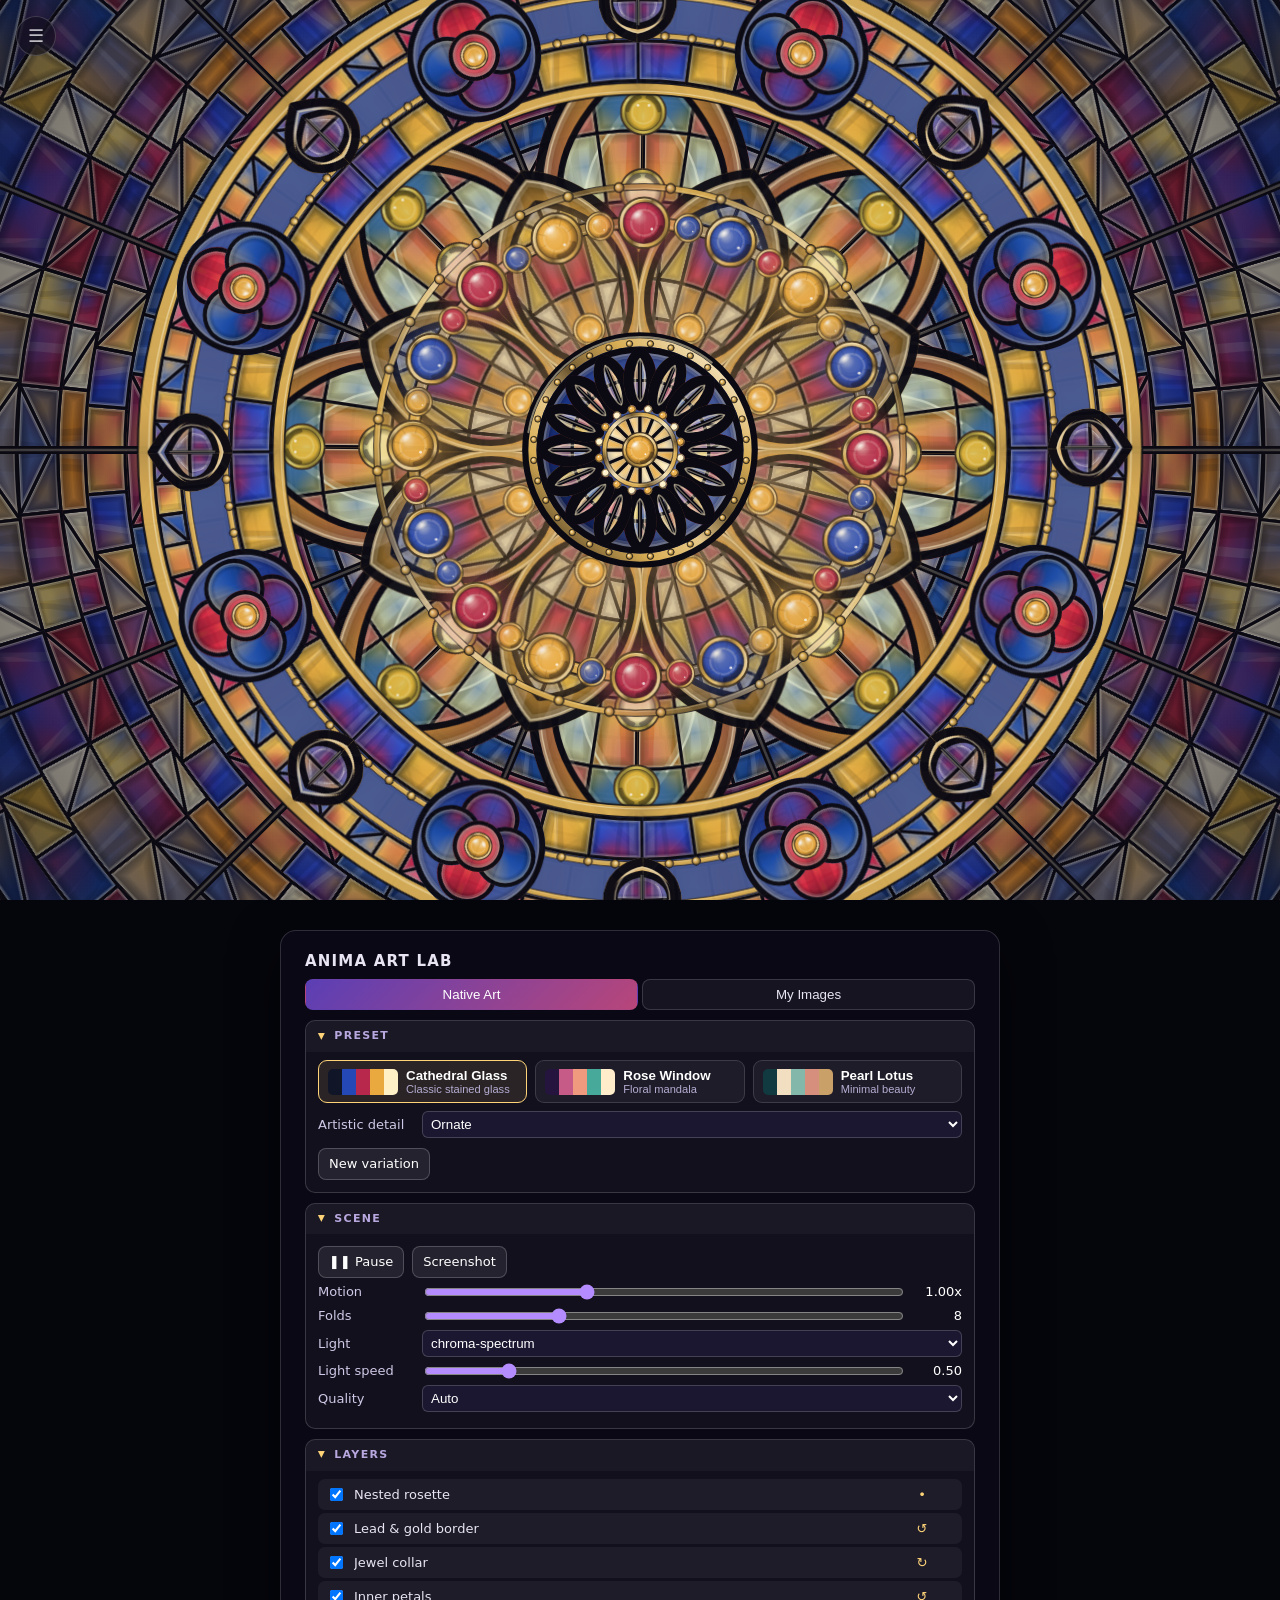
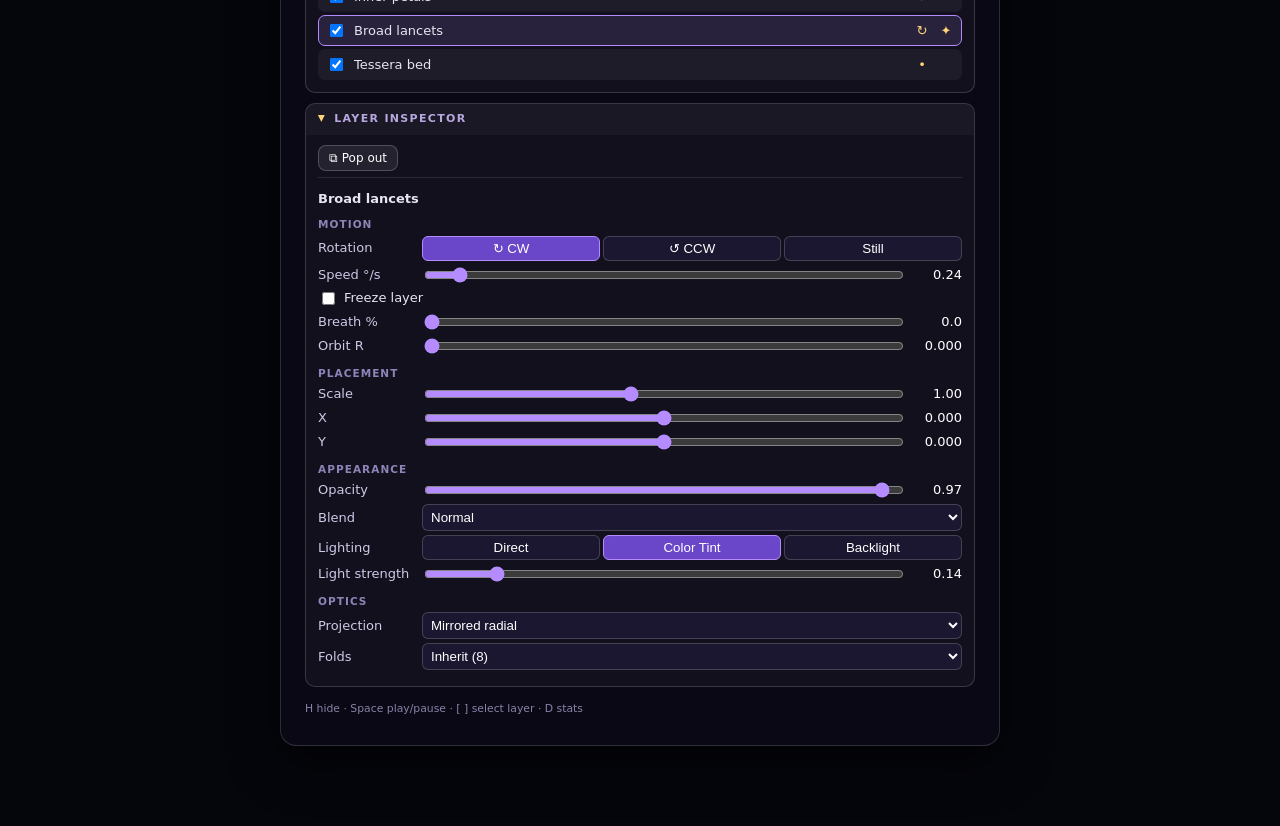
<file: kaleidoscope-lab.html>
<!DOCTYPE html>
<html lang="en">
<head>
    <meta charset="UTF-8">
    <meta name="viewport" content="width=device-width, initial-scale=1.0">
    <title>Anima Art Lab — Kaleidoscope</title>
    <link rel="stylesheet" href="lab/lab.css">
    <link rel="stylesheet" href="lab/inspector-popout.css">
</head>
<body class="anima-lab">

    <!-- Output canvas (own id: avoids the legacy #animation fixed-layout rules) -->
    <canvas id="labCanvas" aria-label="Kaleidoscope artwork"></canvas>
    <div id="busy" class="busy" role="status" aria-live="polite">Painting…</div>
    <div id="emptyMsg" class="empty">Import two or more pictures to build a kaleidoscope from your own images.<br><small>Native Art needs no uploads.</small></div>
    <div id="stats" class="stats"></div>

    <button id="hideBtn" class="fab" type="button" title="Show / hide controls (H)" aria-label="Show or hide controls">☰</button>

    <!-- First fold: full-viewport artwork only, no obstruction -->
    <div class="first-fold" aria-hidden="true"></div>

    <aside id="panel" class="panel" aria-label="Art Lab controls">
        <header>
            <h1>Anima Art Lab</h1>
            <div id="engineTabs" class="tabs" role="tablist" aria-label="Art source">
                <button type="button" role="tab" data-ws="native" aria-selected="true">Native Art</button>
                <button type="button" role="tab" data-ws="images" aria-selected="false">My Images</button>
            </div>
        </header>

        <section class="ws ws-native">
            <details class="sec-group" data-sec="native-preset" open>
                <summary class="sec-header">Preset</summary>
                <div class="sec-content">
                    <div id="presetSelect" class="cards" role="radiogroup" aria-label="Native art preset"></div>
                    <label class="row" style="margin-top: 8px;"><span>Artistic detail</span>
                        <select id="detail" aria-label="Artistic detail"><option value="0">Simple</option><option value="1" selected>Ornate</option></select></label>
                    <button id="variation" type="button" class="btn" style="margin-top: 6px;">New variation</button>
                </div>
            </details>
        </section>

        <section class="ws ws-images">
            <details class="sec-group" data-sec="pictures" open>
                <summary class="sec-header">Pictures</summary>
                <div class="sec-content">
                    <label class="btn file">Import pictures…<input id="fileInput" type="file" accept="image/*" multiple hidden></label>
                    <p class="hint">Or drop image files on the window. PNG transparency and original colors are preserved.</p>
                    <div id="assetList" class="assets"></div>
                    <p id="note" class="hint" role="status"></p>
                </div>
            </details>

            <details class="sec-group" data-sec="saved-images" open>
                <summary class="sec-header">My Saved Images</summary>
                <div class="sec-content">
                    <div class="row">
                        <select id="savedImageSelect" class="preset-dropdown" aria-label="Select saved image">
                            <option value="">— Select Saved Image —</option>
                        </select>
                    </div>
                    <div class="row btn-row">
                        <button id="useImageSelectedLayerBtn" type="button" class="btn" title="Use in selected layer" disabled>Use in Layer</button>
                        <button id="addImageAsLayerBtn" type="button" class="btn" title="Add as new layer" disabled>Add as Layer</button>
                    </div>
                    <div class="row btn-row preset-actions" id="savedImageActionsRow" style="display: none;">
                        <button id="renameSavedImageBtn" type="button" class="btn" title="Rename saved image">Rename</button>
                        <button id="downloadSavedImageBtn" type="button" class="btn" title="Download image file">Download</button>
                        <button id="removeSavedImageBtn" type="button" class="btn danger" title="Remove from library">Remove</button>
                    </div>
                    <p id="savedImageStatus" class="hint" role="status"></p>
                </div>
            </details>

            <details class="sec-group" data-sec="presets" open>
                <summary class="sec-header">My Presets</summary>
                <div class="sec-content">
                    <div class="row">
                        <select id="userPresetSelect" class="preset-dropdown" aria-label="Select saved preset">
                            <option value="">— Select Saved Preset —</option>
                        </select>
                    </div>
                    <div class="row btn-row">
                        <button id="savePresetBtn" type="button" class="btn" title="Save current settings as a new preset">Save Preset</button>
                        <button id="loadPresetBtn" type="button" class="btn" title="Load selected preset" disabled>Load Preset</button>
                    </div>
                    <div class="row btn-row" style="margin-top: 6px;">
                        <button id="continueInFusionBtn" type="button" class="btn btn-fusion" title="Continue current animation in Anima Fusion (with or without saving)">Continue in Fusion 🔀</button>
                    </div>
                    <div class="row btn-row preset-actions" id="presetActionsRow" style="display: none;">
                        <button id="updatePresetBtn" type="button" class="btn" title="Overwrite selected preset with current settings">Update</button>
                        <button id="renamePresetBtn" type="button" class="btn" title="Rename selected preset">Rename</button>
                        <button id="deletePresetBtn" type="button" class="btn danger" title="Delete selected preset">Delete</button>
                    </div>
                    <p id="presetStatus" class="hint" role="status"></p>

                    <div class="row btn-row backup-row" style="margin-top: 10px;">
                        <button id="exportBackupBtn" type="button" class="btn" title="Export complete backup of all presets and saved images">Export Backup</button>
                        <label class="btn file" title="Import backup JSON" style="margin: 0; text-align: center;">Import Backup…<input id="importBackupInput" type="file" accept=".json,application/json" hidden></label>
                    </div>
                </div>
            </details>
        </section>

        <section>
            <details class="sec-group" data-sec="scene" open>
                <summary class="sec-header">Scene</summary>
                <div class="sec-content">
                    <div class="row"><button id="playBtn" type="button" class="btn" aria-pressed="false">❚❚ Pause</button>
                        <button id="shot" type="button" class="btn">Screenshot</button></div>
                    <label class="row"><span>Motion</span><input id="motionMul" type="range" min="0" max="3" step="0.01" value="1.00"><output id="motionVal">1.00x</output></label>
                    <label class="row"><span>Folds</span><input id="sceneFolds" type="range" min="2" max="24" step="1" value="8"><output id="foldsVal">8</output></label>
                    <label class="row"><span>Light</span><select id="lightPreset" aria-label="Light preset"></select></label>
                    <label class="row"><span>Light speed</span><input id="lightSpeed" type="range" min="0" max="3" step="0.05" value="0.5"><output id="lightVal">0.50</output></label>
                    <label class="row"><span>Quality</span><select id="quality" aria-label="Quality"><option value="auto">Auto</option><option value="low">Low</option><option value="high">High</option></select></label>
                </div>
            </details>
        </section>

        <section>
            <details class="sec-group" data-sec="layers" open>
                <summary class="sec-header">Layers</summary>
                <div class="sec-content">
                    <div id="layerList" class="layers" role="listbox" aria-label="Layers"></div>
                </div>
            </details>

            <details class="sec-group" data-sec="inspector" open>
                <summary class="sec-header">Layer Inspector</summary>
                <div class="sec-content">
                    <div id="inspector" class="inspector"></div>
                </div>
            </details>
        </section>
        <footer><small>H hide · Space play/pause · [ ] select layer · D stats</small></footer>
    </aside>

    <script src="world.js"></script>
    <script src="lab/presets.js"></script>
    <script src="lab/native-art.js"></script>
    <script src="lab/bundled-images.js"></script>
    <script src="lab/image-art.js"></script>
    <script src="lab/image-presets.js"></script>
    <script src="lab/optics.js"></script>
    <script src="lab/compositor.js"></script>
    <script src="lab/inspector-popout.js"></script>
    <script src="lab/main.js"></script>
    <script src="lab/export/offline-renderer.js"></script>
</body>
</html>
</file>
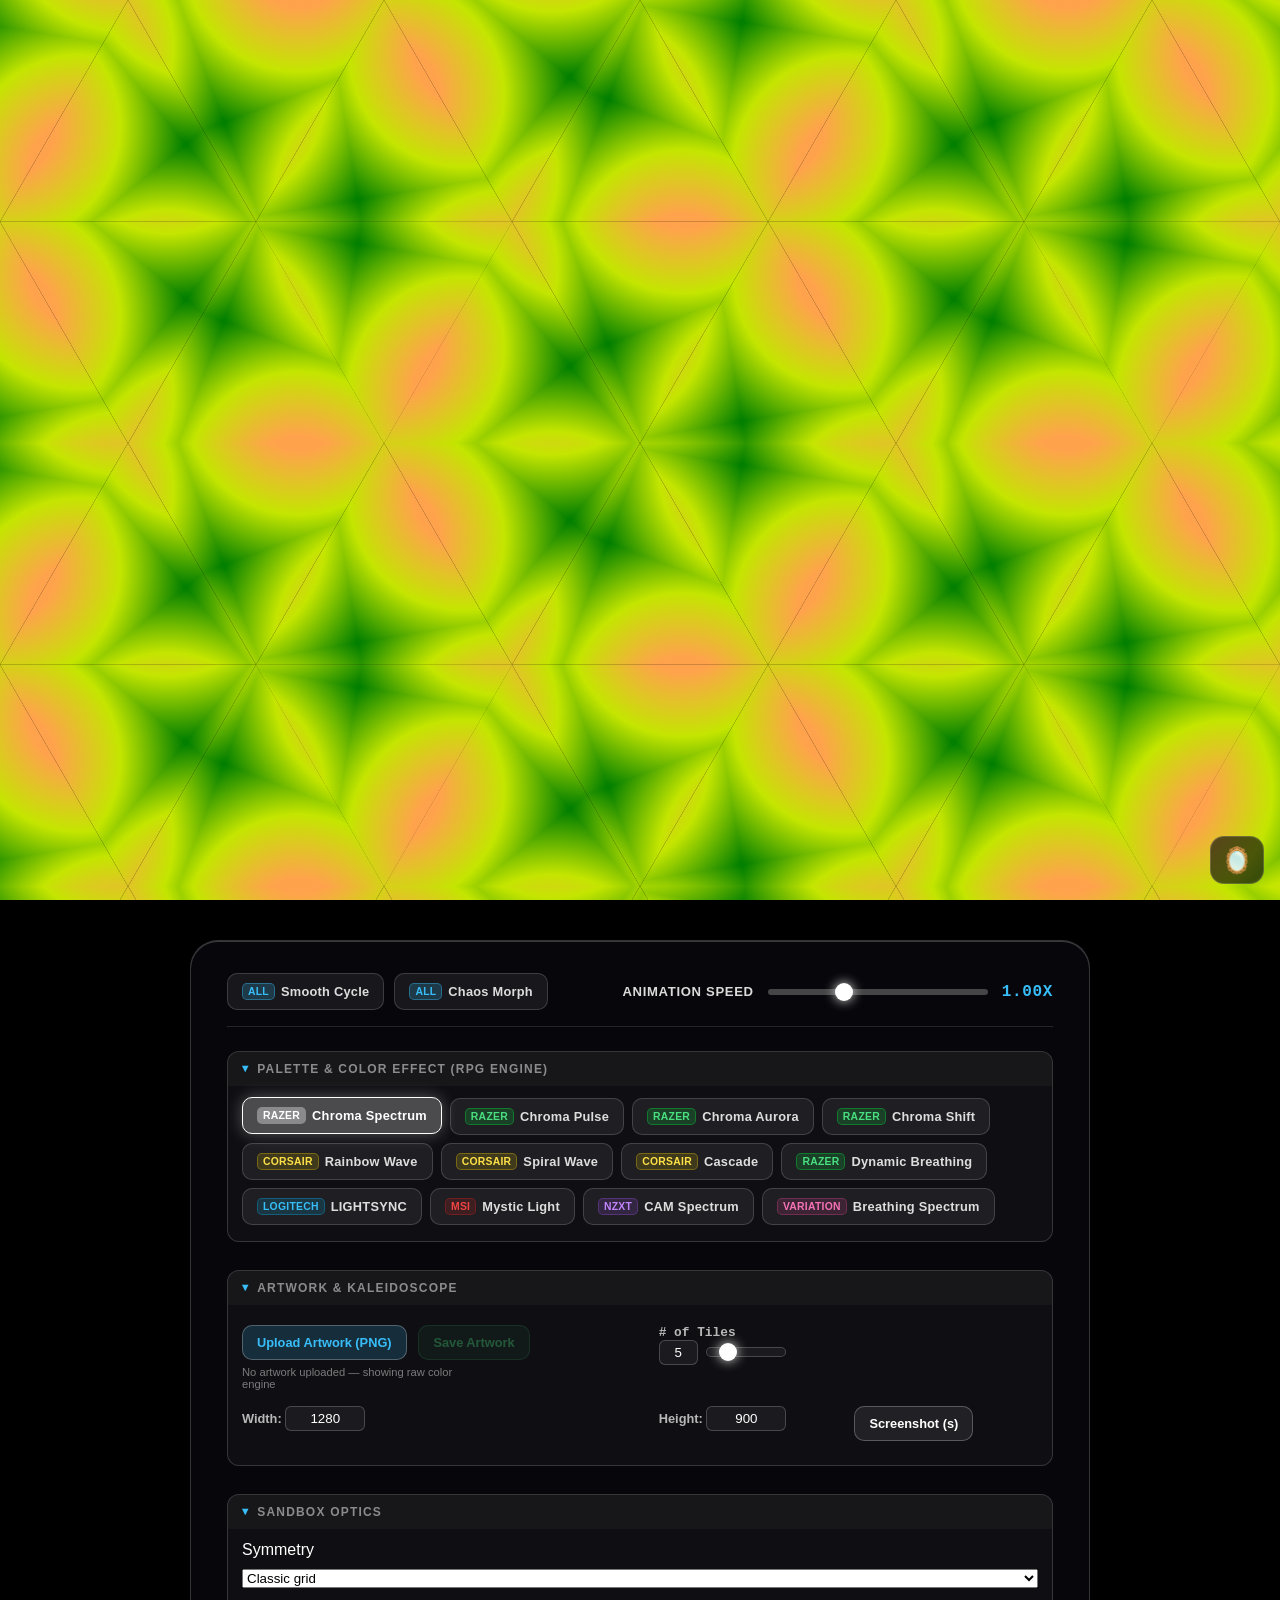
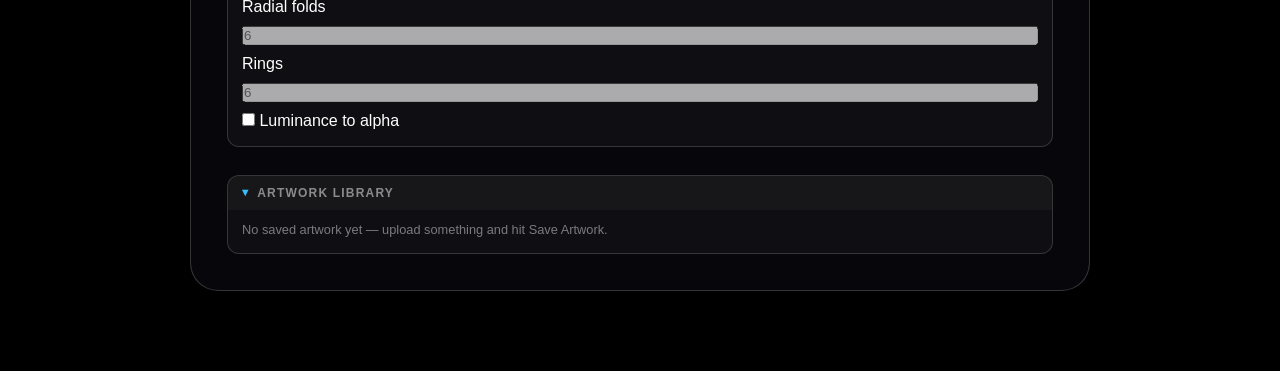
<file: sandbox.html>
<!DOCTYPE html>
<html lang="en">
<head>
    <meta charset="UTF-8">
    <meta name="viewport" content="width=device-width, initial-scale=1.0">
    <title>Kaleidoscope Sandbox</title>
    <link rel="stylesheet" type="text/css" href="style.css">
    <style>
        details.sec-group {
            width: 100%;
            margin: 4px 0;
            border-radius: 12px;
            border: 1px solid rgba(255, 255, 255, 0.1);
            background: rgba(255, 255, 255, 0.02);
            overflow: hidden;
            transition: background 0.15s ease, border-color 0.15s ease;
        }
        details.sec-group[open] {
            background: rgba(255, 255, 255, 0.035);
            border-color: rgba(255, 255, 255, 0.16);
        }
        summary.section-title {
            display: flex;
            align-items: center;
            gap: 8px;
            padding: 10px 14px;
            cursor: pointer;
            user-select: none;
            list-style: none;
            margin: 0;
            background: rgba(255, 255, 255, 0.03);
            transition: background 0.15s, color 0.15s;
        }
        summary.section-title::-webkit-details-marker {
            display: none;
        }
        summary.section-title::before {
            content: '▶';
            display: inline-block;
            font-size: 8px;
            color: rgba(255, 255, 255, 0.5);
            transform: rotate(0deg);
            transition: transform 0.15s ease, color 0.15s ease;
        }
        details.sec-group[open] > summary.section-title::before {
            transform: rotate(90deg);
            color: #38bdf8;
        }
        summary.section-title:hover, summary.section-title:focus-visible {
            color: #ffffff;
            background: rgba(255, 255, 255, 0.08);
        }
        summary.section-title:focus-visible {
            outline: 2px solid #38bdf8;
            outline-offset: -2px;
        }
        .sec-content {
            padding: 12px 14px 16px;
            display: flex;
            flex-direction: column;
            gap: 10px;
        }
    </style>
</head>
<body>

    <!-- Full-viewport kaleidoscope output canvas -->
    <canvas id="animation"></canvas>

    <!-- First fold: just the canvas, no copy -->
    <div class="first-fold"></div>

    <button id="toggleControls" class="toggle-controls" title="Show/hide controls">🪞</button>

    <!-- Everything below the fold: merged settings panel -->
    <section class="control-section">
        <div id="stickyTable" class="control-dock">

            <!-- Top bar: master modes + single master speed control -->
            <div class="top-bar">
                <div class="master-modes">
                    <button class="btn" id="btn-all-smooth" data-brand="all">
                        <span class="tag">ALL</span> Smooth Cycle
                    </button>
                    <button class="btn" id="btn-all-chaos" data-brand="all">
                        <span class="tag">ALL</span> Chaos Morph
                    </button>
                </div>

                <div class="speed-control">
                    <span>Animation Speed</span>
                    <input type="range" id="speedInput" min="0.00" max="3.00" step="0.01" value="1.00">
                    <span class="speed-val" id="speedVal">1.00x</span>
                </div>
            </div>

            <!-- Palette / RGB effect selection (World) -->
            <details class="section-group sec-group" data-sec="sandbox-palette" open>
                <summary class="section-title sec-header">Palette &amp; Color Effect (RPG Engine)</summary>
                <div class="sec-content">
                    <div class="preset-buttons" id="color-presets">
                        <button class="btn btn-rgb active" data-rgb="chroma-spectrum" data-brand="razer">
                            <span class="tag">Razer</span> Chroma Spectrum
                        </button>
                        <button class="btn btn-rgb" data-rgb="chroma-pulse" data-brand="razer">
                            <span class="tag">Razer</span> Chroma Pulse
                        </button>
                        <button class="btn btn-rgb" data-rgb="chroma-aurora" data-brand="razer">
                            <span class="tag">Razer</span> Chroma Aurora
                        </button>
                        <button class="btn btn-rgb" data-rgb="chroma-hypershift" data-brand="razer">
                            <span class="tag">Razer</span> Chroma Shift
                        </button>
                        <button class="btn btn-rgb" data-rgb="rainbow-wave" data-brand="corsair">
                            <span class="tag">Corsair</span> Rainbow Wave
                        </button>
                        <button class="btn btn-rgb" data-rgb="spiral-rainbow" data-brand="corsair">
                            <span class="tag">Corsair</span> Spiral Wave
                        </button>
                        <button class="btn btn-rgb" data-rgb="cascading-rainbow" data-brand="corsair">
                            <span class="tag">Corsair</span> Cascade
                        </button>
                        <button class="btn btn-rgb" data-rgb="chroma-breathing" data-brand="razer">
                            <span class="tag">Razer</span> Dynamic Breathing
                        </button>
                        <button class="btn btn-rgb" data-rgb="logi-lightsync" data-brand="logitech">
                            <span class="tag">Logitech</span> LIGHTSYNC
                        </button>
                        <button class="btn btn-rgb" data-rgb="msi-mystic" data-brand="msi">
                            <span class="tag">MSI</span> Mystic Light
                        </button>
                        <button class="btn btn-rgb" data-rgb="nzxt-cam" data-brand="nzxt">
                            <span class="tag">NZXT</span> CAM Spectrum
                        </button>
                        <button class="btn btn-rgb" data-rgb="breath-spectrum" data-brand="expanded">
                            <span class="tag">Variation</span> Breathing Spectrum
                        </button>
                    </div>
                </div>
            </details>

            <!-- Artwork + optics settings (Mask / Optics) -->
            <details class="section-group sec-group" data-sec="sandbox-artwork" open>
                <summary class="section-title sec-header">Artwork &amp; Kaleidoscope</summary>
                <div class="sec-content">
                    <table id="inputTable">
                        <tr>
                            <td>
                                <label for="imageInput" class="custom-file-upload">
                                    Upload Artwork (PNG)
                                </label>
                                <input type="file" id="imageInput" accept="image/png,image/*">
                                <button id="saveArtworkButton" class="save-artwork-button" disabled>Save Artwork</button>
                                <div class="file-name" id="artworkFileName">No artwork uploaded — showing raw color engine</div>
                            </td>
                            <td>
                                <pre><span class="tableText"># of Tiles</span><br><input type="number" id="numTilesNumberInput" class="input-number-noSpinners" value="5" min="2" max="25"> <input class="input-number-noSpinners" type="range" id="numTilesInput" value="5" min="2" max="25"></pre>
                            </td>
                        </tr>
                        <tr>
                            <td><span class="tableText">Width: </span><input type="number" id="canvasWidthInput" class="input-number-noSpinners" value="800" min="1"></td>
                            <td><span class="tableText">Height: </span><input type="number" id="canvasHeightInput" class="input-number-noSpinners" value="800" min="1"></td>
                            <td><button id="screenshotButton">Screenshot (s)</button></td>
                        </tr>
                    </table>
                </div>
            </details>

            <details class="section-group sec-group" data-sec="sandbox-optics" open>
                <summary class="section-title sec-header">Sandbox Optics</summary>
                <div class="sec-content">
                    <label for="symmetryMode">Symmetry</label>
                    <select id="symmetryMode"><option value="classic">Classic grid</option><option value="radial">Radial mandala</option><option value="rings">Rings</option><option value="kaleido-rings">Kaleido rings</option></select>
                    <label for="radialFolds">Radial folds</label>
                    <input type="number" id="radialFolds" min="2" max="24" step="1" value="6">
                    <label for="ringCount">Rings</label>
                    <input type="number" id="ringCount" min="1" max="16" step="1" value="6">
                    <label for="luminanceMask"><input type="checkbox" id="luminanceMask"> Luminance to alpha</label>
                </div>
            </details>

            <!-- Persistent Artwork Library (Phase 1) -->
            <details class="section-group sec-group" data-sec="sandbox-library" open>
                <summary class="section-title sec-header">Artwork Library</summary>
                <div class="sec-content">
                    <div class="library-grid" id="artworkLibraryGrid">
                        <div class="library-empty" id="artworkLibraryEmpty">No saved artwork yet — upload something and hit Save Artwork.</div>
                    </div>
                </div>
            </details>

        </div>
    </section>

    <script src="world.js"></script>
    <script src="sandbox/mask.js"></script>
    <script src="sandbox/optics.js"></script>
    <script src="sandbox/library.js"></script>
    <script src="sandbox/main.js"></script>

</body>
</html>
</file>
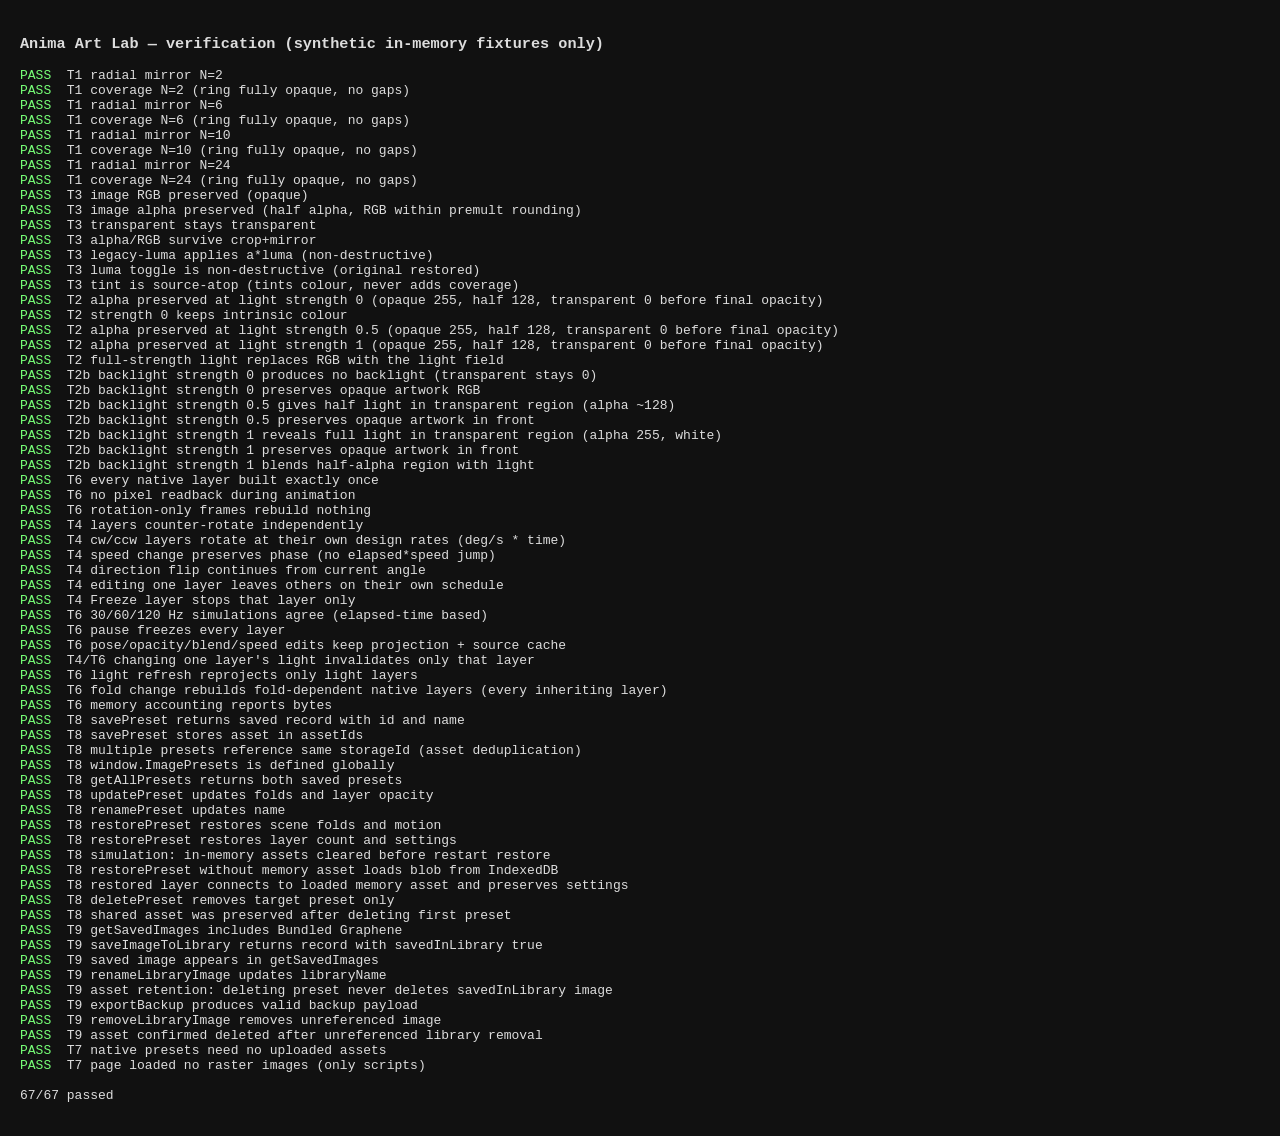
<file: lab/verify.html>
<!DOCTYPE html>
<html lang="en">
<head>
<meta charset="UTF-8">
<title>Anima Art Lab — verification harness</title>
<style>body{font:13px monospace;background:#111;color:#ddd;padding:12px}.pass{color:#7f7}.fail{color:#f77}</style>
</head>
<body>
<h3>Anima Art Lab — verification (synthetic in-memory fixtures only)</h3>
<pre id="out">running…</pre>
<script src="../world.js"></script>
<script src="presets.js"></script>
<script src="native-art.js"></script>
<script src="bundled-images.js"></script>
<script src="image-art.js"></script>
<script src="image-presets.js"></script>
<script src="optics.js"></script>
<script src="compositor.js"></script>
<script>
"use strict";
const C = LabCompositor, results = [];
function check(name, ok, detail) { results.push({ name, ok: !!ok, detail: detail || '' }); }
function cv(w, h) { const c = document.createElement('canvas'); c.width = w; c.height = h; return c; }
function px(c, x, y) { return Array.from(c.getContext('2d').getImageData(x | 0, y | 0, 1, 1).data); }
function blob(c) { return new Promise(r => c.toBlob(b => r(new File([b], 'fixture.png', { type: 'image/png' })), 'image/png')); }
const near = (a, b, t) => Math.abs(a - b) <= t;

/* ---- T1: genuine mirrored radial symmetry, N = 2/6/10/24 ---- */
function wedgeSource(N, S) {
    const al = Math.PI / N, c = cv(S, S), x = c.getContext('2d'); x.translate(S / 2, S / 2);
    const R = S * .7;
    for (const [a0, a1, col] of [[-al * .3, al * 1.3, '#0000ff'], [-al * .3, al / 2, '#ff0000']]) {
        x.fillStyle = col; x.beginPath(); x.moveTo(0, 0); x.arc(0, 0, R, a0, a1); x.closePath(); x.fill();
    }
    return c;
}
function classify(p) { return p[3] < 200 ? 'none' : (p[0] > 180 && p[2] < 80) ? 'red' : (p[2] > 180 && p[0] < 80) ? 'blue' : 'other'; }
for (const N of [2, 6, 10, 24]) {
    const S = 480, src = wedgeSource(N, S), dst = cv(S, S);
    LabOptics.projectRadial(dst, [src], { N, pivot: { x: S / 2, y: S / 2 } });
    const al = Math.PI / N, r = 140, at = ang => px(dst, S / 2 + r * Math.cos(ang), S / 2 + r * Math.sin(ang));
    // sector k, fractional position f within sector: expected colour alternates orientation for odd k
    let ok = true, why = '';
    for (let k = 0; k < Math.min(2 * N, 8); k++) {
        for (const f of [.25, .75]) {
            const got = classify(at((k + f) * al));
            const base = (k & 1) ? 1 - f : f;                // reflected sectors read the wedge backwards
            const want = base < .5 ? 'red' : 'blue';
            if (got !== want) { ok = false; why += ` k${k}f${f}:${got}!=${want}`; }
            // a pure rotation would give the un-reflected colour in odd sectors — make sure we are not that
        }
    }
    const rotOnly = classify(at(1.25 * al)) === 'red';       // rotation-only would be red here
    check(`T1 radial mirror N=${N}`, ok && !rotOnly, why);
    // centring: centre pixel region is covered, and 2N-fold sampling at ring is fully opaque
    let opaque = 0, total = 0;
    for (let i = 0; i < 90; i++) { total++; if (at(i * Math.PI * 2 / 90 + .013)[3] > 250) opaque++; }
    check(`T1 coverage N=${N} (ring fully opaque, no gaps)`, opaque === total, `${opaque}/${total}`);
}

/* ---- images: fixtures ---- */
async function makeAsset() {
    const f = cv(64, 64), x = f.getContext('2d');
    x.clearRect(0, 0, 64, 64);
    x.fillStyle = 'rgb(200,40,90)'; x.fillRect(0, 0, 32, 64);                  // left: opaque
    x.fillStyle = 'rgba(20,200,120,0.5)'; x.fillRect(32, 0, 32, 32);          // top-right: half alpha
    return ImageArtEngine.importFile(await blob(f));                          // bottom-right: transparent
}
(async function run() {
    const a = await makeAsset();
    const spec = { assetId: a.id, crop: { x: 0, y: 0, w: 1, h: 1 }, fit: 'cover', mirrorX: false, mirrorY: false, alphaMode: 'original', tint: null, tintStrength: 0, repeat: 'none' };
    let p = ImageArtEngine.prepare(spec, {}), S = p.tile;
    const L = px(p.color, S * .25, S * .5), TR = px(p.color, S * .75, S * .25), BR = px(p.color, S * .75, S * .75);
    check('T3 image RGB preserved (opaque)', near(L[0], 200, 1) && near(L[1], 40, 1) && near(L[2], 90, 1) && L[3] === 255, JSON.stringify(L));
    check('T3 image alpha preserved (half alpha, RGB within premult rounding)', near(TR[3], 128, 2) && near(TR[0], 20, 4) && near(TR[1], 200, 4) && near(TR[2], 120, 4), JSON.stringify(TR));
    check('T3 transparent stays transparent', BR[3] === 0, JSON.stringify(BR));
    p = ImageArtEngine.prepare(Object.assign({}, spec, { mirrorX: true }), {});
    const Lm = px(p.color, S * .75, S * .5), TRm = px(p.color, S * .25, S * .25);
    check('T3 alpha/RGB survive crop+mirror', near(Lm[0], 200, 1) && Lm[3] === 255 && near(TRm[3], 128, 2), JSON.stringify([Lm, TRm]));
    p = ImageArtEngine.prepare(Object.assign({}, spec, { alphaMode: 'legacy-luma' }), {});
    const lum = (.2126 * 200 + .7152 * 40 + .0722 * 90) / 255, Ll = px(p.color, S * .25, S * .5);
    check('T3 legacy-luma applies a*luma (non-destructive)', near(Ll[3], Math.round(255 * lum), 3), `a=${Ll[3]} expect ${Math.round(255 * lum)}`);
    p = ImageArtEngine.prepare(spec, {});
    check('T3 luma toggle is non-destructive (original restored)', px(p.color, S * .25, S * .5)[3] === 255 && ImageArtEngine.assets.get(a.id).blob.size > 0);
    p = ImageArtEngine.prepare(Object.assign({}, spec, { tint: '#0000ff', tintStrength: .5 }), {});
    const Lt = px(p.color, S * .25, S * .5), Tt = px(p.color, S * .75, S * .75);
    check('T3 tint is source-atop (tints colour, never adds coverage)', Lt[2] > 120 && Tt[3] === 0, JSON.stringify([Lt, Tt]));

    /* ---- T2: alpha through light strengths 0 / .5 / 1 (half-alpha sample stays half-alpha) ---- */
    const white = cv(8, 8); white.getContext('2d').fillStyle = '#fff'; white.getContext('2d').fillRect(0, 0, 8, 8);
    const preset = { id: 'fx', folds: 6, detail: 0, seed: 1, palette: LabPresets.list[0].palette, metal: '#ccc', lead: '#000', leadW: .005, background: '#000', light: { preset: 'chroma-spectrum', speed: 0 }, layers: [] };
    const alphaResults = [];
    for (const str of [0, .5, 1]) {
        const sc = C.createScene(preset, {}); C.layout(sc, 600, 600, 1);
        const ispec = Object.assign({}, spec, { repeat: 'none' });
        const rt = C.makeRuntime({ id: 'i', name: 'i', visible: true, engine: 'image', z: 0, proj: 'identity', folds: null, extent: .8, clip: null, opacity: 1, blend: 'source-over', dir: 'still', speed: 0, frozen: false, scale: 1, x: 0, y: 0, light: { mode: 'light', strength: str }, pulse: { amount: 0, period: 20 }, orbit: { rx: 0, ry: 0, period: 90 }, sampleSpin: 0, params: {}, image: Object.assign({}, ispec, { zoom: 1, panX: 0, panY: 0, tileR: 1.6, rot: 0 }) });
        sc.layers.push(rt); C.ensureLayer(sc, rt, { lightCanvas: white, lightRev: 1 });
        const W2 = rt.proj.width, pL = px(rt.proj, W2 * .25, W2 * .5), pH = px(rt.proj, W2 * .75, W2 * .25), pT = px(rt.proj, W2 * .75, W2 * .75);
        const sample = pH, half = pH[3], zero = pT[3], bad = 0;
        alphaResults.push({ str, pL, pH, pT });
        const alphaOk = near(pH[3], 128, 2) && pT[3] === 0 && pL[3] === 255;
        check(`T2 alpha preserved at light strength ${str} (opaque 255, half 128, transparent 0 before final opacity)`, alphaOk, JSON.stringify({ pL, pH, pT }));
        if (str === 1) check('T2 full-strength light replaces RGB with the light field', sample && sample[0] > 240 && sample[1] > 240, JSON.stringify(sample));
        if (str === 0) check('T2 strength 0 keeps intrinsic colour', sample && near(sample[0], 20, 6) && near(sample[1], 200, 6), JSON.stringify(sample));
    }

    /* ---- T2b: Backlight mode ---- */
    for (const str of [0, .5, 1]) {
        const sc = C.createScene(preset, {}); C.layout(sc, 600, 600, 1);
        const ispec = Object.assign({}, spec, { repeat: 'none' });
        const rt = C.makeRuntime({ id: 'ib', name: 'ib', visible: true, engine: 'image', z: 0, proj: 'identity', folds: null, extent: .8, clip: null, opacity: 1, blend: 'source-over', dir: 'still', speed: 0, frozen: false, scale: 1, x: 0, y: 0, light: { mode: 'backlight', strength: str }, pulse: { amount: 0, period: 20 }, orbit: { rx: 0, ry: 0, period: 90 }, sampleSpin: 0, params: {}, image: Object.assign({}, ispec, { zoom: 1, panX: 0, panY: 0, tileR: 1.6, rot: 0 }) });
        sc.layers.push(rt); C.ensureLayer(sc, rt, { lightCanvas: white, lightRev: 1 });
        const W2 = rt.proj.width, pL = px(rt.proj, W2 * .25, W2 * .5), pH = px(rt.proj, W2 * .75, W2 * .25), pT = px(rt.proj, W2 * .75, W2 * .75);
        if (str === 0) {
            check('T2b backlight strength 0 produces no backlight (transparent stays 0)', pT[3] === 0, `alpha=${pT[3]}`);
            check('T2b backlight strength 0 preserves opaque artwork RGB', near(pL[0], 200, 2) && near(pL[1], 40, 2) && near(pL[2], 90, 2) && pL[3] === 255, JSON.stringify(pL));
        } else if (str === 1) {
            check('T2b backlight strength 1 reveals full light in transparent region (alpha 255, white)', pT[3] === 255 && pT[0] > 240 && pT[1] > 240 && pT[2] > 240, JSON.stringify(pT));
            check('T2b backlight strength 1 preserves opaque artwork in front', near(pL[0], 200, 2) && near(pL[1], 40, 2) && near(pL[2], 90, 2) && pL[3] === 255, JSON.stringify(pL));
            check('T2b backlight strength 1 blends half-alpha region with light', pH[3] === 255 && pH[0] > 100, JSON.stringify(pH));
        } else if (str === 0.5) {
            check('T2b backlight strength 0.5 gives half light in transparent region (alpha ~128)', near(pT[3], 128, 4), `alpha=${pT[3]}`);
            check('T2b backlight strength 0.5 preserves opaque artwork in front', near(pL[0], 200, 2) && pL[3] === 255, JSON.stringify(pL));
        }
    }

    /* ---- T4/T5/T6: layer independence, continuity, time invariance, caches ---- */
    const preCount = { prepare: 0, readback: 0 };
    const op = NativeArtEngine.prepare; NativeArtEngine.prepare = function () { preCount.prepare++; return op.apply(this, arguments); };
    const gi = CanvasRenderingContext2D.prototype.getImageData;
    CanvasRenderingContext2D.prototype.getImageData = function () { preCount.readback++; return gi.apply(this, arguments); };

    const cath = LabPresets.byId('cathedral');
    const sc = C.createScene(cath, {}); C.layout(sc, 960, 540, 1);
    const frameObj = { lightCanvas: white, lightRev: 1 };
    C.prepareScene(sc, frameObj);
    const by = id => sc.layers.find(r => r.spec.id === id);
    const prepared = preCount.prepare;
    check('T6 every native layer built exactly once', prepared === sc.layers.length, `${prepared} builds for ${sc.layers.length} layers`);
    const ctx = cv(960, 540).getContext('2d');
    // 10 s of frames: no readbacks, no rebuilds
    preCount.readback = 0; const before = preCount.prepare;
    for (let i = 0; i < 600; i++) { C.advanceScene(sc, 1 / 60); C.prepareScene(sc, frameObj); C.renderScene(sc, ctx, frameObj); }
    check('T6 no pixel readback during animation', preCount.readback === 0, `getImageData calls=${preCount.readback}`);
    check('T6 rotation-only frames rebuild nothing', preCount.prepare === before, `rebuilds=${preCount.prepare - before}`);
    const th = Object.fromEntries(sc.layers.map(r => [r.spec.id, r.st.theta]));
    check('T4 layers counter-rotate independently', th.lancets > 0 && th.inner < 0 && th.collar > 0 && th.border < 0 && th.rosette === 0 && th.bed === 0, JSON.stringify(th));
    check('T4 cw/ccw layers rotate at their own design rates (deg/s * time)', near(th.lancets, .24 * Math.PI / 180 * 10, 1e-6) && near(th.inner, -.17 * Math.PI / 180 * 10, 1e-6) && near(th.collar, .43 * Math.PI / 180 * 10, 1e-6), JSON.stringify(th));
    // continuity on speed / direction edits
    const t0 = by('lancets').st.theta, others0 = ['inner', 'collar', 'border', 'rosette', 'bed'].map(i => by(i).st.theta);
    const keysBefore = sc.layers.map(r => r.srcKey + '|' + r.projKey);
    by('lancets').spec.speed = 2.0; C.advanceScene(sc, 0.1);
    const exp = t0 + 2.0 * Math.PI / 180 * 0.1 * sc.motionMultiplier;
    check('T4 speed change preserves phase (no elapsed*speed jump)', near(by('lancets').st.theta, exp, 1e-9), `${by('lancets').st.theta} vs ${exp}`);
    const t1 = by('lancets').st.theta; by('lancets').spec.dir = 'ccw'; C.advanceScene(sc, 0.1);
    check('T4 direction flip continues from current angle', near(by('lancets').st.theta, t1 - 2.0 * Math.PI / 180 * 0.1, 1e-9));
    const others1 = ['inner', 'collar', 'border', 'rosette', 'bed'].map(i => by(i).st.theta);
    check('T4 editing one layer leaves others on their own schedule', others1.every((v, i) => near(v, others0[i] + (['inner', 'collar', 'border', 'rosette', 'bed'][i] === 'inner' ? -0.17 : ['collar'].includes(['inner', 'collar', 'border', 'rosette', 'bed'][i]) ? 0.43 : ['border'].includes(['inner', 'collar', 'border', 'rosette', 'bed'][i]) ? -0.12 : 0) * Math.PI / 180 * 0.2 * sc.motionMultiplier, 1e-9) || near(v, others0[i], 1e-9)), JSON.stringify({ others0, others1 }));
    by('collar').spec.frozen = true; const cth = by('collar').st.theta; C.advanceScene(sc, 5);
    check('T4 Freeze layer stops that layer only', by('collar').st.theta === cth && by('border').st.theta !== others1[2]);
    by('collar').spec.frozen = false;
    // time-step invariance
    function simulate(dt, secs) { const s = C.createScene(cath, {}); const n = Math.round(secs / dt); for (let i = 0; i < n; i++) C.advanceScene(s, dt); return s.layers.map(r => r.st.theta); }
    const a30 = simulate(1 / 30, 60), a60 = simulate(1 / 60, 60), a120 = simulate(1 / 120, 60);
    check('T6 30/60/120 Hz simulations agree (elapsed-time based)', a30.every((v, i) => near(v, a60[i], 1e-9) && near(v, a120[i], 1e-9)), JSON.stringify([a30[1], a60[1], a120[1]]));
    // pause
    const sp = C.createScene(cath, {}); sp.playing = false; C.advanceScene(sp, 5);
    check('T6 pause freezes every layer', sp.layers.every(r => r.st.theta === 0));
    // pose-only edits do not invalidate caches; source edits invalidate only that layer
    const L2 = by('lancets'), projCanvas = L2.proj, pk = L2.projKey, bs = preCount.prepare;
    L2.spec.opacity = .5; L2.spec.x = .02; L2.spec.scale = 1.05; L2.spec.blend = 'screen'; L2.spec.dir = 'cw'; L2.spec.speed = .5;
    C.prepareScene(sc, frameObj);
    check('T6 pose/opacity/blend/speed edits keep projection + source cache', L2.proj === projCanvas && L2.projKey === pk && preCount.prepare === bs);
    const keysB = sc.layers.map(r => r.projKey), canv = sc.layers.map(r => r.proj);
    L2.spec.light = { mode: 'light', strength: .6 }; C.prepareScene(sc, frameObj);
    const changed = sc.layers.filter((r, i) => r.projKey !== keysB[i]).map(r => r.spec.id);
    check('T4/T6 changing one layer\'s light invalidates only that layer', changed.length === 1 && changed[0] === 'lancets', changed.join(','));
    frameObj.lightRev++; C.prepareScene(sc, frameObj);
    const unchangedAfterLight = sc.layers.filter((r, i) => r.proj === canv[i]).length;
    check('T6 light refresh reprojects only light layers', sc.layers.filter(r => r.projKey !== keysB[sc.layers.indexOf(r)]).map(r => r.spec.id).join() === 'lancets');
    sc.folds = 12; const b2 = preCount.prepare; C.prepareScene(sc, frameObj);
    check('T6 fold change rebuilds fold-dependent native layers (every inheriting layer)', preCount.prepare - b2 === sc.layers.length, `rebuilt ${preCount.prepare - b2}`);
    check('T6 memory accounting reports bytes', C.memoryBytes(sc) > 1e6, (C.memoryBytes(sc) / 1048576).toFixed(1) + ' MiB');

    /* ---- T8: ImagePresets IndexedDB persistence and configuration restoration ---- */
    const testScene = {
        folds: 10,
        motionMultiplier: 3.5,
        light: { preset: 'chroma-aurora', speed: 1.25 },
        layers: [
            C.makeRuntime({
                id: 'layer1', name: 'Layer 1', visible: true, engine: 'image', z: 0, proj: 'radial', folds: 10,
                extent: 'full', clip: null, opacity: 0.92, blend: 'screen', dir: 'cw', speed: 1.5, frozen: false,
                scale: 1.1, x: 0.05, y: -0.02, light: { mode: 'backlight', strength: 0.85 },
                pulse: { amount: 0.03, period: 25 }, orbit: { rx: 0.02, ry: 0.01, period: 60 }, sampleSpin: 0.5, params: {},
                image: { assetId: a.id, crop: { x: 0.1, y: 0.1, w: 0.8, h: 0.8 }, fit: 'contain', mirrorX: true, mirrorY: false, alphaMode: 'original', tint: '#ffaacc', tintStrength: 0.4, repeat: 'mirror-repeat', zoom: 1.2, panX: 0.1, panY: -0.1, tileR: 1.8, rot: 45 }
            })
        ]
    };

    // 1. Save Preset 1
    const pRecord1 = await ImagePresets.savePreset('Test Preset One', testScene);
    check('T8 savePreset returns saved record with id and name', pRecord1 && pRecord1.id && pRecord1.name === 'Test Preset One', JSON.stringify(pRecord1));
    check('T8 savePreset stores asset in assetIds', pRecord1.assetIds && pRecord1.assetIds.length === 1, JSON.stringify(pRecord1.assetIds));

    // 2. Save Preset 2 using the same asset (deduplication check)
    const testScene2 = {
        folds: 6,
        motionMultiplier: 2.0,
        light: { preset: 'rainbow-wave', speed: 0.75 },
        layers: [
            C.makeRuntime({
                id: 'layer2', name: 'Layer 2', visible: true, engine: 'image', z: 0, proj: 'identity', folds: null,
                extent: 0.9, clip: { inner: 0.1, outer: 0.9 }, opacity: 0.8, blend: 'multiply', dir: 'ccw', speed: 0.8, frozen: true,
                scale: 0.9, x: 0, y: 0, light: { mode: 'light', strength: 0.3 },
                pulse: { amount: 0, period: 20 }, orbit: { rx: 0, ry: 0, period: 90 }, sampleSpin: 0, params: {},
                image: { assetId: a.id, crop: { x: 0, y: 0, w: 1, h: 1 }, fit: 'cover', mirrorX: false, mirrorY: true, alphaMode: 'legacy-luma', tint: null, tintStrength: 0, repeat: 'none', zoom: 1, panX: 0, panY: 0, tileR: 1.9, rot: 0 }
            })
        ]
    };
    const pRecord2 = await ImagePresets.savePreset('Test Preset Two', testScene2);
    check('T8 multiple presets reference same storageId (asset deduplication)', pRecord1.assetIds[0] === pRecord2.assetIds[0], `${pRecord1.assetIds[0]} vs ${pRecord2.assetIds[0]}`);

    // 3. Verify getAllPresets and global exposure
    check('T8 window.ImagePresets is defined globally', typeof window.ImagePresets === 'object' && window.ImagePresets !== null);
    const allP = await ImagePresets.getAllPresets();
    check('T8 getAllPresets returns both saved presets', allP.some(p => p.id === pRecord1.id) && allP.some(p => p.id === pRecord2.id));

    // 4. Update Preset 1
    testScene.folds = 16;
    testScene.layers[0].spec.opacity = 0.77;
    await ImagePresets.updatePreset(pRecord1.id, testScene);
    const updatedP1 = await ImagePresets.getPreset(pRecord1.id);
    check('T8 updatePreset updates folds and layer opacity', updatedP1.scene.folds === 16 && updatedP1.scene.layers[0].opacity === 0.77);

    // 5. Rename Preset 1
    await ImagePresets.renamePreset(pRecord1.id, 'Renamed Preset One');
    const renamedP1 = await ImagePresets.getPreset(pRecord1.id);
    check('T8 renamePreset updates name', renamedP1.name === 'Renamed Preset One');

    // 6. Restore Preset 2 into an empty scene
    const restoreTarget = { folds: 0, motionMultiplier: 0, light: {}, layers: [] };
    await ImagePresets.restorePreset(pRecord2.id, restoreTarget);
    check('T8 restorePreset restores scene folds and motion', restoreTarget.folds === 6 && restoreTarget.motionMultiplier === 2.0 && restoreTarget.light.preset === 'rainbow-wave');
    check('T8 restorePreset restores layer count and settings', restoreTarget.layers.length === 1 && restoreTarget.layers[0].spec.blend === 'multiply' && restoreTarget.layers[0].spec.light.mode === 'light' && restoreTarget.layers[0].spec.frozen === true);

    // 7. Simulate browser restart: clear in-memory ImageArtEngine.assets, then restore Preset 1
    ImageArtEngine.removeAsset(a.id);
    check('T8 simulation: in-memory assets cleared before restart restore', ImageArtEngine.assets.size === 0);
    const restartTarget = { folds: 0, motionMultiplier: 0, light: {}, layers: [] };
    await ImagePresets.restorePreset(pRecord1.id, restartTarget);
    check('T8 restorePreset without memory asset loads blob from IndexedDB', restartTarget.layers.length === 1 && ImageArtEngine.assets.size === 1);
    check('T8 restored layer connects to loaded memory asset and preserves settings', restartTarget.layers[0].spec.light.mode === 'backlight' && restartTarget.layers[0].spec.opacity === 0.77 && restartTarget.layers[0].spec.image.tint === '#ffaacc');

    // 8. Delete Preset 1; verify Preset 2 and shared asset survive
    await ImagePresets.deletePreset(pRecord1.id);
    const afterDel = await ImagePresets.getAllPresets();
    check('T8 deletePreset removes target preset only', !afterDel.some(p => p.id === pRecord1.id) && afterDel.some(p => p.id === pRecord2.id));
    const target2 = { folds: 0, motionMultiplier: 0, light: {}, layers: [] };
    await ImagePresets.restorePreset(pRecord2.id, target2);
    check('T8 shared asset was preserved after deleting first preset', target2.layers.length === 1);

    // Clean up test preset 2
    await ImagePresets.deletePreset(pRecord2.id);

    /* ---- T9: Saved Images Library, Bundled Graphene & Backup/Restore ---- */
    // 1. Bundled Graphene presence
    const savedImgs1 = await ImagePresets.getSavedImages();
    check('T9 getSavedImages includes Bundled Graphene', savedImgs1.some(i => i.isBundled && i.name.includes('Graphene Lattice')));

    // 2. Save image to library
    const libImgFixture = await blob(cv(32, 32));
    const libRec1 = await ImagePresets.saveImageToLibrary('Test Library Gem', libImgFixture, { width: 32, height: 32 });
    check('T9 saveImageToLibrary returns record with savedInLibrary true', libRec1 && libRec1.savedInLibrary === true && libRec1.libraryName === 'Test Library Gem');

    const savedImgs2 = await ImagePresets.getSavedImages();
    check('T9 saved image appears in getSavedImages', savedImgs2.some(i => i.id === libRec1.id && i.libraryName === 'Test Library Gem'));

    // 3. Rename library image
    await ImagePresets.renameLibraryImage(libRec1.id, 'Renamed Library Gem');
    const renamedImg = await ImagePresets.getAsset(libRec1.id);
    check('T9 renameLibraryImage updates libraryName', renamedImg && renamedImg.libraryName === 'Renamed Library Gem');

    // 4. Retention: Preset referencing library image deleted -> library image survives
    const memFixture = await ImageArtEngine.importFile(libImgFixture);
    memFixture.storageId = libRec1.id;
    const libTestScene = { folds: 8, motionMultiplier: 1, light: {}, layers: [C.makeRuntime({ id: 'l1', name: 'L1', visible: true, engine: 'image', z: 0, image: { assetId: memFixture.id } })] };
    const pWithLibImg = await ImagePresets.savePreset('Preset with Lib Gem', libTestScene);
    await ImagePresets.deletePreset(pWithLibImg.id);
    const assetAfterPresetDel = await ImagePresets.getAsset(libRec1.id);
    check('T9 asset retention: deleting preset never deletes savedInLibrary image', assetAfterPresetDel && assetAfterPresetDel.savedInLibrary === true);

    // 5. Export Backup & Import Backup
    const backupData = await ImagePresets.exportBackup();
    check('T9 exportBackup produces valid backup payload', backupData && backupData.format === 'anima-artlab-backup' && Array.isArray(backupData.assets) && Array.isArray(backupData.presets));

    // Remove library image
    const removeRes = await ImagePresets.removeLibraryImage(libRec1.id);
    check('T9 removeLibraryImage removes unreferenced image', removeRes && removeRes.deleted === true);
    const assetAfterRemove = await ImagePresets.getAsset(libRec1.id);
    check('T9 asset confirmed deleted after unreferenced library removal', assetAfterRemove === null);
    ImageArtEngine.removeAsset(memFixture.id);

    /* ---- native independence ---- */
    check('T7 native presets need no uploaded assets', ImageArtEngine.assets.size === 1 /* only the fixture imported above */, 'assets=' + ImageArtEngine.assets.size);
    const res = performance.getEntriesByType('resource').map(r => r.name.split('/').pop());
    check('T7 page loaded no raster images (only scripts)', !res.some(n => /\.(png|jpe?g|webp|gif)$/i.test(n)), res.join(','));

    NativeArtEngine.prepare = op; CanvasRenderingContext2D.prototype.getImageData = gi;
    const out = results.map(r => `${r.ok ? 'PASS' : 'FAIL'}  ${r.name}${r.ok ? '' : '   <-- ' + r.detail}`).join('\n');
    const failed = results.filter(r => !r.ok).length;
    document.getElementById('out').innerHTML = results.map(r => `<span class="${r.ok ? 'pass' : 'fail'}">${r.ok ? 'PASS' : 'FAIL'}</span>  ${r.name}${r.ok ? '' : '   &lt;-- ' + r.detail}`).join('\n') + `\n\n${results.length - failed}/${results.length} passed`;
    window.__results = { total: results.length, failed, lines: out };
    window.__verifyDone = true;
})().catch(e => { document.getElementById('out').textContent = 'HARNESS ERROR ' + e.stack; window.__results = { error: String(e.stack) }; window.__verifyDone = true; });
</script>
</body>
</html>
</file>
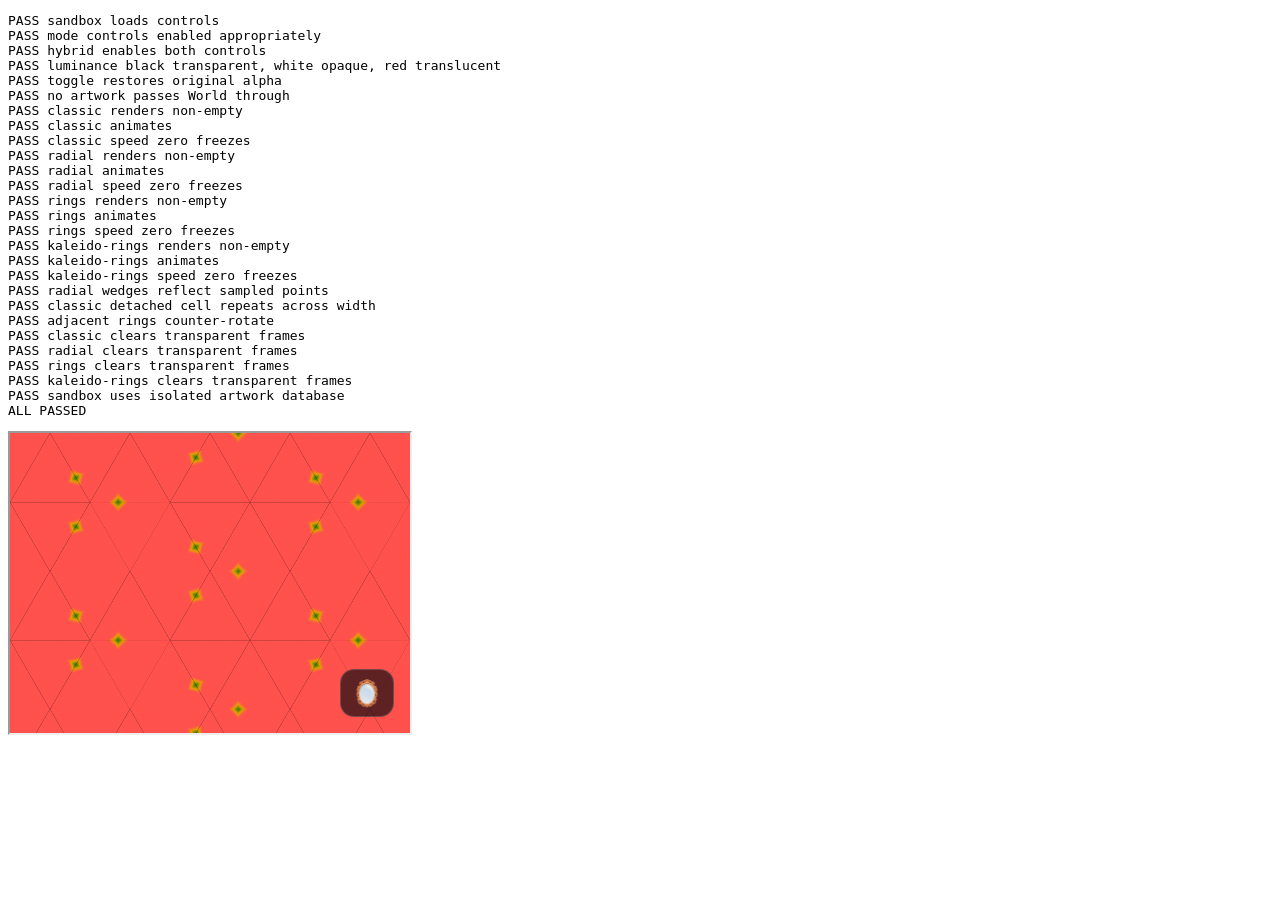
<file: sandbox/verify.html>
<!doctype html><meta charset="utf-8"><title>Sandbox verification</title><pre id="results">RUNNING</pre>
<iframe id="app" src="../sandbox.html" style="width:400px;height:300px"></iframe>
<script>
const results = document.getElementById('results');
const checks = [];
function check(name, pass) { checks.push((pass ? 'PASS ' : 'FAIL ') + name); if (!pass) throw new Error(name); }
window.addEventListener('error', e => { results.textContent = checks.join('\n') + '\nERROR ' + e.message; });
document.getElementById('app').addEventListener('load', () => {
  try {
    const frame = document.getElementById('app').contentWindow;
    const d = frame.document;
    const optics = frame.eval('OpticalEngine'), mask = frame.eval('Mask');
    check('sandbox loads controls', ['symmetryMode','radialFolds','ringCount','luminanceMask'].every(id => d.getElementById(id)));
    const select = d.getElementById('symmetryMode');
    select.value = 'rings'; select.dispatchEvent(new frame.Event('change'));
    check('mode controls enabled appropriately', d.getElementById('radialFolds').disabled && !d.getElementById('ringCount').disabled);
    select.value = 'kaleido-rings'; select.dispatchEvent(new frame.Event('change'));
    check('hybrid enables both controls', !d.getElementById('radialFolds').disabled && !d.getElementById('ringCount').disabled);
    const art = d.createElement('canvas'); art.width = 3; art.height = 1;
    const ac = art.getContext('2d'); ac.fillStyle = 'black'; ac.fillRect(0,0,1,1); ac.fillStyle = 'white'; ac.fillRect(1,0,1,1); ac.fillStyle = 'rgba(255,0,0,.5)'; ac.fillRect(2,0,1,1);
    const world = d.createElement('canvas'); world.width=3; world.height=1; world.getContext('2d').fillRect(0,0,3,1);
    mask.setArtwork(art); mask.setLuminanceEnabled(true);
    let px = mask.render(world,3,1).getContext('2d').getImageData(0,0,3,1).data;
    check('luminance black transparent, white opaque, red translucent', px[3]===0 && px[7]===255 && px[11]>=25 && px[11]<=29);
    mask.setLuminanceEnabled(false); px=mask.render(world,3,1).getContext('2d').getImageData(0,0,3,1).data;
    check('toggle restores original alpha', px[3]===255 && px[7]===255 && px[11]>=126 && px[11]<=129);
    mask.clearArtwork(); px=mask.render(world,3,1).getContext('2d').getImageData(0,0,3,1).data;
    check('no artwork passes World through', px[3]===255 && px[11]===255);
    const source=d.createElement('canvas'); source.width=64; source.height=64;
    const s=source.getContext('2d'); s.fillStyle='red'; s.fillRect(0,0,64,64); s.fillStyle='blue'; s.fillRect(0,0,25,32); s.fillStyle='white'; s.fillRect(40,30,8,20);
    const flip=d.createElement('canvas'); flip.width=64; flip.height=64; const f=flip.getContext('2d'); f.translate(64,0); f.scale(-1,1); f.drawImage(source,0,0);
    const out=d.createElement('canvas'); optics.init(out); optics.setCanvasSize(180,120); optics.setSpeed(1);
    const pixels=()=>Array.from(out.getContext('2d').getImageData(0,0,180,120).data);
    for (const mode of ['classic','radial','rings','kaleido-rings']) {
      optics.setSymmetryMode(mode); optics.renderFrame(source,flip,0); const before=pixels();
      check(mode+' renders non-empty', before.some((v,i)=>i%4===3 && v>0));
      for(let i=0;i<30;i++) optics.renderFrame(source,flip,.05);
      const after=pixels(); check(mode+' animates', after.some((v,i)=>v!==before[i]));
      optics.setSpeed(0); optics.renderFrame(source,flip,.05); const frozen=pixels(); optics.renderFrame(source,flip,.05); const frozen2=pixels();
      check(mode+' speed zero freezes', frozen.every((v,i)=>v===frozen2[i])); optics.setSpeed(1);
    }
    optics.setSymmetryMode('radial'); optics.setRadialFolds(6); optics.setSpeed(0); optics.renderFrame(source,flip,0);
    const radialPixels=pixels(), alpha=Math.PI/6;
    const pixelAt=(x,y)=>radialPixels.slice((Math.round(y)*180+Math.round(x))*4,(Math.round(y)*180+Math.round(x))*4+4);
    let reflected=true;
    for (const r of [20,30,40]) {
      const a=.17, p1=pixelAt(90+r*Math.cos(a),60+r*Math.sin(a)), p2=pixelAt(90+r*Math.cos(2*alpha-a),60+r*Math.sin(2*alpha-a));
      if (p1.some((v,i)=>Math.abs(v-p2[i])>35)) reflected=false;
    }
    check('radial wedges reflect sampled points', reflected);
    const tiny=d.createElement('canvas'); tiny.width=20; tiny.height=20; tiny.getContext('2d').drawImage(source,0,0,20,20);
    const tinyFlip=d.createElement('canvas'); tinyFlip.width=20; tinyFlip.height=20; tinyFlip.getContext('2d').drawImage(tiny,0,0);
    optics.setSymmetryMode('classic'); optics.renderFrame(tiny,tinyFlip,0); const classic=pixels();
    let repeated=true; for (let y=0;y<120;y++) for(let x=0;x<120;x++) for(let c=0;c<4;c++) if(classic[(y*180+x)*4+c]!==classic[(y*180+x+60)*4+c]) repeated=false;
    check('classic detached cell repeats across width', repeated);
    optics.setSymmetryMode('rings'); optics.setRingCount(6); optics.setSpeed(1);
    const oc=out.getContext('2d'), rotate=oc.rotate, angles=[];
    oc.rotate=function(value) { angles.push(value); return rotate.call(this,value); };
    optics.renderFrame(source,flip,.05); oc.rotate=rotate;
    check('adjacent rings counter-rotate', angles.length===6 && angles[0]>0 && angles[1]<0);
    const empty=d.createElement('canvas'); empty.width=64; empty.height=64;
    for (const mode of ['classic','radial','rings','kaleido-rings']) {
      optics.setSymmetryMode(mode); optics.renderFrame(empty,empty,0);
      check(mode+' clears transparent frames', pixels().every((v,i)=>i%4!==3 || v===0));
    }
    check('sandbox uses isolated artwork database', d.querySelector('script[src="sandbox/library.js"]') !== null);
    results.textContent=checks.join('\n')+'\nALL PASSED';
  } catch(e) { results.textContent=checks.join('\n')+'\nERROR '+e.stack; }
});
</script>
</file>
<file: style.css>
* {
    box-sizing: border-box;
    margin: 0;
    padding: 0;
    user-select: none;
    -webkit-user-select: none;
}

html {
    scroll-behavior: smooth;
}

body {
    background-color: #000000;
    font-family: -apple-system, BlinkMacSystemFont, "Segoe UI", Roboto, Helvetica, Arial, sans-serif;
    color: #ffffff;
    overflow-x: hidden;
}

/* Fullscreen kaleidoscope output canvas, fixed behind everything */
#animation {
    position: fixed;
    top: 0;
    left: 0;
    width: 100vw;
    height: 100vh;
    display: block;
    z-index: 0;
}

/* First fold: canvas only, no copy */
.first-fold {
    width: 100vw;
    height: 100vh;
    position: relative;
    z-index: 1;
    pointer-events: none;
}

/* Control dock section below the fold */
.control-section {
    position: relative;
    z-index: 2;
    width: 100vw;
    min-height: 500px;
    display: flex;
    align-items: flex-start;
    justify-content: center;
    padding: 40px 20px 80px;
    background: transparent;
}

.control-dock {
    display: flex;
    flex-direction: column;
    align-items: center;
    gap: 20px;
    padding: 32px 36px;
    background: rgba(10, 10, 16, 0.72);
    backdrop-filter: blur(28px);
    -webkit-backdrop-filter: blur(28px);
    border: 1px solid rgba(255, 255, 255, 0.18);
    border-radius: 28px;
    box-shadow: 0 20px 50px rgba(0, 0, 0, 0.8), inset 0 1px 0 rgba(255, 255, 255, 0.2);
    max-width: 900px;
    width: 100%;
}

.control-dock.hidden {
    display: none;
}

/* Top bar: master modes & speed */
.top-bar {
    display: flex;
    align-items: center;
    justify-content: space-between;
    width: 100%;
    flex-wrap: wrap;
    gap: 16px;
    padding-bottom: 16px;
    border-bottom: 1px solid rgba(255, 255, 255, 0.12);
}

.master-modes {
    display: flex;
    gap: 10px;
}

.speed-control {
    display: flex;
    align-items: center;
    gap: 14px;
    font-size: 0.82rem;
    font-weight: 600;
    letter-spacing: 0.05em;
    text-transform: uppercase;
    color: rgba(255, 255, 255, 0.85);
}

.speed-control span.speed-val {
    min-width: 50px;
    text-align: right;
    color: #38bdf8;
    font-family: monospace;
    font-size: 1rem;
}

input[type="range"] {
    -webkit-appearance: none;
    appearance: none;
    width: 220px;
    height: 6px;
    background: rgba(255, 255, 255, 0.25);
    border-radius: 3px;
    outline: none;
    cursor: pointer;
}

input[type="range"]::-webkit-slider-thumb {
    -webkit-appearance: none;
    width: 18px;
    height: 18px;
    border-radius: 50%;
    background: #ffffff;
    box-shadow: 0 0 12px rgba(255,255,255,0.9);
    cursor: pointer;
    transition: transform 0.1s ease;
}

input[type="range"]::-webkit-slider-thumb:hover {
    transform: scale(1.2);
}

/* Section layout */
.section-group {
    width: 100%;
    display: flex;
    flex-direction: column;
    gap: 10px;
}

.section-title {
    font-size: 0.75rem;
    font-weight: 700;
    text-transform: uppercase;
    letter-spacing: 0.1em;
    color: rgba(255, 255, 255, 0.5);
    margin-top: 6px;
}

/* Preset buttons */
.preset-buttons {
    display: flex;
    gap: 8px;
    flex-wrap: wrap;
}

.btn {
    position: relative;
    background: rgba(255, 255, 255, 0.07);
    border: 1px solid rgba(255, 255, 255, 0.16);
    color: rgba(255, 255, 255, 0.85);
    padding: 9px 14px;
    border-radius: 10px;
    font-size: 0.8rem;
    font-weight: 600;
    letter-spacing: 0.02em;
    cursor: pointer;
    transition: all 0.2s cubic-bezier(0.16, 1, 0.3, 1);
    display: flex;
    align-items: center;
    gap: 6px;
}

.btn .tag {
    font-size: 0.65rem;
    padding: 2px 5px;
    border-radius: 5px;
    text-transform: uppercase;
    font-weight: 700;
}

.btn[data-brand="razer"] .tag { background: rgba(0, 255, 66, 0.15); color: #4ade80; border: 1px solid rgba(0, 255, 66, 0.3); }
.btn[data-brand="corsair"] .tag { background: rgba(255, 215, 0, 0.15); color: #fde047; border: 1px solid rgba(255, 215, 0, 0.3); }
.btn[data-brand="logitech"] .tag { background: rgba(0, 184, 255, 0.15); color: #38bdf8; border: 1px solid rgba(0, 184, 255, 0.3); }
.btn[data-brand="msi"] .tag { background: rgba(235, 30, 30, 0.15); color: #ef4444; border: 1px solid rgba(235, 30, 30, 0.3); }
.btn[data-brand="nzxt"] .tag { background: rgba(168, 85, 247, 0.15); color: #c084fc; border: 1px solid rgba(168, 85, 247, 0.3); }
.btn[data-brand="expanded"] .tag { background: rgba(236, 72, 153, 0.15); color: #f472b6; border: 1px solid rgba(236, 72, 153, 0.3); }
.btn[data-brand="all"] .tag { background: rgba(56, 189, 248, 0.2); color: #38bdf8; border: 1px solid rgba(56, 189, 248, 0.4); }

.btn:hover {
    background: rgba(255, 255, 255, 0.16);
    border-color: rgba(255, 255, 255, 0.35);
    color: #ffffff;
    transform: translateY(-1px);
}

.btn.active {
    background: rgba(255, 255, 255, 0.25);
    border-color: #ffffff;
    color: #ffffff;
    box-shadow: 0 0 16px rgba(255, 255, 255, 0.3);
    transform: translateY(-1px);
}

.btn.active .tag {
    background: rgba(255, 255, 255, 0.35);
    color: #ffffff;
    border-color: transparent;
}

/* Artwork / kaleidoscope settings table */
#inputTable {
    font-size: 0.85rem;
    text-align: left;
    border-collapse: collapse;
    width: 100%;
}

#inputTable td {
    padding: 8px 14px 8px 0;
    vertical-align: top;
}

.tableText {
    font-weight: 600;
    font-size: 0.8rem;
    color: rgba(255, 255, 255, 0.7);
}

.file-name {
    font-size: 0.7rem;
    color: rgba(255, 255, 255, 0.45);
    margin-top: 6px;
    max-width: 220px;
}

input[type="file"] {
    display: none;
}

.custom-file-upload {
    border: 1px solid rgba(255, 255, 255, 0.25);
    border-radius: 10px;
    background: rgba(56, 189, 248, 0.18);
    color: #38bdf8;
    font-weight: 700;
    font-size: 0.8rem;
    display: inline-block;
    padding: 9px 14px;
    cursor: pointer;
}

.custom-file-upload:hover {
    background: rgba(56, 189, 248, 0.3);
}

.save-artwork-button {
    border: 1px solid rgba(74, 222, 128, 0.35);
    border-radius: 10px;
    background: rgba(74, 222, 128, 0.16);
    color: #4ade80;
    font-weight: 700;
    font-size: 0.8rem;
    display: inline-block;
    padding: 9px 14px;
    margin-left: 8px;
    cursor: pointer;
}

.save-artwork-button:hover:not(:disabled) {
    background: rgba(74, 222, 128, 0.3);
}

.save-artwork-button:disabled {
    opacity: 0.35;
    cursor: not-allowed;
}

/* Artwork Library */
.library-grid {
    display: flex;
    flex-wrap: wrap;
    gap: 12px;
}

.library-empty {
    font-size: 0.8rem;
    color: rgba(255, 255, 255, 0.45);
}

.library-item {
    width: 132px;
    display: flex;
    flex-direction: column;
    gap: 6px;
    padding: 10px;
    background: rgba(255, 255, 255, 0.05);
    border: 1px solid rgba(255, 255, 255, 0.14);
    border-radius: 12px;
}

.library-item.active {
    border-color: #38bdf8;
    box-shadow: 0 0 12px rgba(56, 189, 248, 0.35);
}

.library-thumb {
    width: 100%;
    height: 90px;
    object-fit: contain;
    background:
        linear-gradient(45deg, rgba(255,255,255,0.08) 25%, transparent 25%) 0 0 / 12px 12px,
        linear-gradient(-45deg, rgba(255,255,255,0.08) 25%, transparent 25%) 0 0 / 12px 12px,
        linear-gradient(45deg, transparent 75%, rgba(255,255,255,0.08) 75%) 0 0 / 12px 12px,
        linear-gradient(-45deg, transparent 75%, rgba(255,255,255,0.08) 75%) 0 0 / 12px 12px;
    border-radius: 8px;
}

.library-name {
    font-size: 0.72rem;
    font-weight: 600;
    color: rgba(255, 255, 255, 0.85);
    white-space: nowrap;
    overflow: hidden;
    text-overflow: ellipsis;
}

.library-actions {
    display: flex;
    gap: 4px;
}

.library-actions button {
    flex: 1;
    border: 1px solid rgba(255, 255, 255, 0.16);
    border-radius: 6px;
    background: rgba(255, 255, 255, 0.06);
    color: rgba(255, 255, 255, 0.8);
    font-size: 0.65rem;
    font-weight: 700;
    text-transform: uppercase;
    padding: 5px 0;
    cursor: pointer;
}

.library-actions button:hover {
    background: rgba(255, 255, 255, 0.16);
    color: #ffffff;
}

.library-actions button.delete-btn:hover {
    background: rgba(239, 68, 68, 0.25);
    border-color: rgba(239, 68, 68, 0.5);
    color: #f87171;
}

input.input-number-noSpinners {
    -moz-appearance: textfield;
    border: 1px solid rgba(255, 255, 255, 0.2);
    background: rgba(255, 255, 255, 0.05);
    color: #ffffff;
    padding: 4px 6px;
    text-align: center;
    max-width: 80px;
    border-radius: 6px;
}

input.input-number-noSpinners::-webkit-inner-spin-button,
input.input-number-noSpinners::-webkit-outer-spin-button {
    -webkit-appearance: none;
    margin: 0;
}

button#screenshotButton {
    border: 1px solid rgba(255, 255, 255, 0.25);
    border-radius: 10px;
    background: rgba(255, 255, 255, 0.08);
    color: #ffffff;
    font-weight: 700;
    font-size: 0.8rem;
    padding: 9px 14px;
    cursor: pointer;
}

button#screenshotButton:hover {
    background: rgba(255, 255, 255, 0.18);
}

/* Floating dock toggle */
.toggle-controls {
    position: fixed;
    bottom: 16px;
    right: 16px;
    z-index: 1500;
    padding: 8px 10px;
    background: rgba(10, 10, 16, 0.72);
    border: 1px solid rgba(255, 255, 255, 0.18);
    border-radius: 14px;
    color: white;
    cursor: pointer;
    font-size: 1.6rem;
    opacity: 0.9;
}

.toggle-controls:hover {
    opacity: 1;
    background: rgba(10, 10, 16, 0.9);
}

.hidden {
    display: none;
}
</file>
<file: mp4-muxer-main/demo-streaming/style.css>
html, body {
	margin: 0;
	width: 100%;
	height: 100%;
	background: #120d17;
	color: white;
	font-family: monospace;
}

body {
	display: flex;
	align-items: center;
	justify-content: center;
}

* {
	user-select: none;
}

main {
	width: 100%;
}

h1 {
	margin: 0;
	font-weight: normal;
	text-align: center;
	margin-bottom: 10px;
}

h2 {
	margin: 0;
	font-weight: normal;
	text-align: center;
	font-size: 14px;
	margin-bottom: 20px;
}

canvas {
	border-radius: 10px;
	outline: 3px solid rgb(202, 202, 202);
}

#controls {
	margin-bottom: 20px;
	display: flex;
	justify-content: center;
	height: 38px;
}

#center {
	display: flex;
	justify-content: center;
	align-items: center;
	gap: 10px;
}

button {
	font-size: 20px;
	padding: 5px 8px;
}

p {
	margin: 0;
	text-align: center;
	margin-top: 20px;
	height: 20px;
}
</file>
<file: mp4-muxer-main/demo/style.css>
html, body {
	margin: 0;
	width: 100%;
	height: 100%;
	background: #120d17;
	color: white;
	font-family: monospace;
}

body {
	display: flex;
	align-items: center;
	justify-content: center;
}

* {
	user-select: none;
}

main {
	width: 640px;
}

h1 {
	margin: 0;
	font-weight: normal;
	text-align: center;
	margin-bottom: 10px;
}

h2 {
	margin: 0;
	font-weight: normal;
	text-align: center;
	font-size: 14px;
	margin-bottom: 20px;
}

canvas {
	border-radius: 10px;
	outline: 3px solid rgb(202, 202, 202);
}

#controls {
	margin-bottom: 20px;
	display: flex;
	justify-content: center;
	height: 38px;
}

button {
	font-size: 20px;
	padding: 5px 8px;
}

p {
	margin: 0;
	text-align: center;
	margin-top: 20px;
	height: 20px;
}
</file>
<file: lab/fusion.css>
/* Anima Fusion — scoped layout (standalone; does not load style.css) */
html { scroll-behavior: smooth; }
body.anima-fusion { margin: 0; min-height: 100%; background: #05060c; color: #e8e4f2; font: 13px/1.35 system-ui, "Segoe UI", sans-serif; overflow-x: hidden; overflow-y: auto; }
body.anima-fusion.hide-ui { overflow: hidden; }

/* Fullscreen output canvas, fixed behind everything */
#fusionCanvas { position: fixed; inset: 0; width: 100vw; height: 100vh; display: block; background: #05060c; z-index: 0; }

/* First fold: unobstructed full-screen artwork */
.first-fold { width: 100vw; height: 100vh; position: relative; z-index: 1; pointer-events: none; }

/* Floating action button: jumps between top and controls dock; 'H' shortcut also works */
.fab { position: fixed; top: 16px; left: 16px; z-index: 10; width: 40px; height: 40px; border-radius: 50%; border: 1px solid rgba(255, 255, 255, .25);
    background: rgba(12, 10, 24, .7); backdrop-filter: blur(8px); color: #fff; cursor: pointer; font-size: 18px; opacity: .7; transition: opacity .2s, transform .2s; }
.fab:hover, .fab:focus-visible { opacity: 1; transform: scale(1.05); }
body.hide-ui .fab { opacity: 0; pointer-events: none; }
body.hide-ui .fab:focus-visible { opacity: 1; pointer-events: auto; }

/* Controls dock section below the fold in normal document flow */
.panel { position: relative; z-index: 2; margin: 30px auto 80px; width: min(760px, calc(100vw - 32px)); padding: 20px 24px 28px;
    background: rgba(12, 10, 24, .88); backdrop-filter: blur(16px); border: 1px solid rgba(255, 255, 255, .15); border-radius: 16px;
    box-shadow: 0 16px 48px rgba(0, 0, 0, .65); user-select: text; box-sizing: border-box; }
body.hide-ui .panel { display: none; }

.fusion-header { display: flex; align-items: center; justify-content: space-between; flex-wrap: wrap; gap: 10px; margin-bottom: 12px; }
h1 { font-size: 15px; margin: 0; letter-spacing: .08em; text-transform: uppercase; font-weight: 600; display: flex; align-items: center; gap: 8px; }
.top-group-toggle { font-size: 12px; padding: 4px 10px; white-space: nowrap; }
.fusion-top-group[hidden] { display: none; }
.fusion-badge { font-size: 10px; padding: 2px 7px; border-radius: 999px; background: linear-gradient(135deg, #5b3fb5, #b8467a); color: #fff; letter-spacing: .1em; }
h2 { font-size: 11px; margin: 16px 0 6px; text-transform: uppercase; letter-spacing: .12em; color: #b9a8e0; font-weight: 600; }
h3 { font-size: 13px; margin: 10px 0 2px; }
h4 { font-size: 10.5px; margin: 10px 0 2px; text-transform: uppercase; letter-spacing: .1em; color: #8f84b8; }

/* Dual-stage transport bar always visible at top of dock */
.transport-bar { display: flex; flex-wrap: wrap; gap: 6px; margin-bottom: 8px; padding: 8px 10px; border-radius: 10px; background: rgba(255, 255, 255, .04); border: 1px solid rgba(255, 255, 255, .1); align-items: center; }
.transport-bar .btn { flex: 1 1 130px; text-align: center; font-weight: 500; }
.transport-bar .btn.stage-on { border-color: rgba(140, 235, 175, .55); background: rgba(60, 170, 110, .18); color: #eafff2; }
.transport-bar .btn.stage-paused { border-color: rgba(255, 200, 110, .55); background: rgba(180, 120, 40, .18); color: #ffeed0; }

/* Optics Bypass Bar (Create First, Fuse Second) */
.optics-toggle-bar {
    display: flex;
    align-items: center;
    gap: 10px;
    margin-bottom: 12px;
    padding: 8px 12px;
    border-radius: 10px;
    background: rgba(255, 255, 255, .04);
    border: 1px solid rgba(255, 255, 255, .1);
}
.optics-toggle-btn {
    flex: 0 0 auto;
    font-weight: 600;
    letter-spacing: .03em;
    padding: 6px 14px;
    border-radius: 8px;
    transition: all .2s ease;
}
.optics-toggle-btn.optics-off {
    border-color: rgba(255, 255, 255, .25);
    background: rgba(255, 255, 255, .07);
    color: #e2dcfa;
}
.optics-toggle-btn.optics-off:hover {
    background: rgba(255, 255, 255, .14);
    border-color: rgba(255, 255, 255, .4);
}
.optics-toggle-btn.optics-on {
    border-color: #38bdf8;
    background: rgba(56, 189, 248, .2);
    color: #f0f9ff;
    box-shadow: 0 0 12px rgba(56, 189, 248, .25);
}
.optics-toggle-indicator {
    display: inline-block;
    margin-right: 5px;
    font-size: 11px;
}
.optics-toggle-btn.optics-on .optics-toggle-indicator {
    color: #38bdf8;
    text-shadow: 0 0 6px #38bdf8;
}
.optics-toggle-btn.optics-off .optics-toggle-indicator {
    color: #a59fc4;
}
.optics-mode-status {
    flex: 1;
    font-size: 11.5px;
    color: #b0a8d4;
    font-style: italic;
}
.optics-inline-btn {
    background: rgba(106, 71, 201, .25);
    border-color: rgba(181, 140, 255, .4);
    color: #e8e4f2;
    padding: 4px 10px;
    font-size: 11.5px;
}
.optics-inline-btn:hover {
    background: rgba(106, 71, 201, .45);
    border-color: #b58cff;
}
.optics-inline-btn.optics-on {
    background: rgba(56, 189, 248, .2);
    border-color: #38bdf8;
    color: #f0f9ff;
}

/* Top-level engine tabs */
.tabs { display: flex; gap: 6px; margin-bottom: 12px; }
.tabs button { flex: 1; padding: 9px 10px; border: 1px solid rgba(255, 255, 255, .16); background: rgba(255, 255, 255, .05); color: inherit; border-radius: 9px; cursor: pointer; font: inherit; font-weight: 600; letter-spacing: .03em; }
.tabs button[aria-selected="true"] { background: linear-gradient(135deg, #5b3fb5, #b8467a); border-color: transparent; color: #fff; box-shadow: 0 4px 14px rgba(135, 65, 160, .4); }

.ftab { display: none; }
body[data-ftab="source"] .ftab-source,
body[data-ftab="optics"] .ftab-optics { display: block; }

.row { display: flex; align-items: center; gap: 8px; margin: 5px 0; }
.row > span:first-child { flex: 0 0 112px; color: #cfc8e6; }
.row input[type=range] { flex: 1; min-width: 0; accent-color: #b58cff; }
.row input[type=number] { width: 58px; background: #1b1730; color: #fff; border: 1px solid rgba(255, 255, 255, .18); border-radius: 6px; padding: 4px 6px; font: inherit; text-align: right; }
.row output { flex: 0 0 48px; text-align: right; font-variant-numeric: tabular-nums; color: #fff; }
.row select, .row input[type=color] { flex: 1; background: #1b1730; color: #fff; border: 1px solid rgba(255, 255, 255, .18); border-radius: 6px; padding: 5px 6px; font: inherit; }
.row.chk { gap: 6px; }
.row.chk span { flex: 1 !important; }

/* Collapsible sections */
details.sec-group {
    margin: 10px 0;
    border-radius: 10px;
    border: 1px solid rgba(255, 255, 255, 0.1);
    background: rgba(255, 255, 255, 0.02);
    overflow: hidden;
    transition: background 0.15s ease, border-color 0.15s ease;
}
details.sec-group[open] {
    background: rgba(255, 255, 255, 0.035);
    border-color: rgba(255, 255, 255, 0.16);
}
summary.sec-header {
    display: flex;
    align-items: center;
    gap: 8px;
    padding: 8px 12px;
    font-size: 11px;
    font-weight: 600;
    text-transform: uppercase;
    letter-spacing: .12em;
    color: #b9a8e0;
    cursor: pointer;
    user-select: none;
    list-style: none;
    background: rgba(255, 255, 255, 0.03);
    transition: background 0.15s, color 0.15s;
}
summary.sec-header::-webkit-details-marker {
    display: none;
}
summary.sec-header::before {
    content: '▶';
    display: inline-block;
    font-size: 9px;
    color: #8f84b8;
    transform: rotate(0deg);
    transition: transform 0.15s ease, color 0.15s ease;
}
details.sec-group[open] > summary.sec-header::before {
    transform: rotate(90deg);
    color: #ffd479;
}
summary.sec-header:hover, summary.sec-header:focus-visible {
    color: #fff;
    background: rgba(255, 255, 255, 0.08);
}
summary.sec-header:focus-visible {
    outline: 2px solid #ffd479;
    outline-offset: -2px;
}
.sec-content {
    padding: 8px 12px 12px;
}

.btn { background: rgba(255, 255, 255, .08); color: #fff; border: 1px solid rgba(255, 255, 255, .2); border-radius: 8px; padding: 6px 10px; cursor: pointer; font: inherit; }
.btn:hover { background: rgba(255, 255, 255, .16); }
.btn.danger { border-color: rgba(255, 110, 110, .5); }
.btn.file { display: inline-block; }
.btn-row { display: flex; gap: 6px; margin: 6px 0; }
.btn-row .btn { flex: 1; text-align: center; }
.preset-dropdown { flex: 1; min-width: 0; background: #1b1730; color: #fff; border: 1px solid rgba(255, 255, 255, .18); border-radius: 6px; padding: 6px 8px; font: inherit; }
.preset-actions { margin-top: 4px; }

button:focus-visible, input:focus-visible, select:focus-visible, .lrow:focus-visible { outline: 2px solid #ffd479; outline-offset: 1px; }

.seg { display: flex; flex: 1; gap: 3px; }
.seg button { flex: 1; background: #1b1730; color: #fff; border: 1px solid rgba(255, 255, 255, .18); border-radius: 6px; padding: 4px 0; cursor: pointer; font: inherit; }
.seg button[aria-pressed="true"] { background: #6a47c9; border-color: #b58cff; }

.layers { display: flex; flex-direction: column; gap: 3px; }
.lrow, .arow { display: flex; align-items: center; gap: 8px; padding: 5px 7px; border-radius: 7px; background: rgba(255, 255, 255, .05); border: 1px solid transparent; cursor: pointer; }
.lrow.sel { border-color: #b58cff; background: rgba(181, 140, 255, .14); }
.ln { flex: 1; overflow: hidden; text-overflow: ellipsis; white-space: nowrap; }
.ld { width: 16px; text-align: center; color: #ffd479; }
.inspector { margin-top: 6px; padding-top: 2px; border-top: 1px solid rgba(255, 255, 255, .1); }
.hint { color: #9a92ba; margin: 4px 0; }
.assets { display: flex; flex-direction: column; gap: 4px; }
.arow canvas { border-radius: 4px; background: #000; }

/* Stage 1 live monitor card inside Fusion dock */
.stage-monitor { display: flex; align-items: center; gap: 12px; padding: 8px 10px; border-radius: 10px; background: rgba(255, 255, 255, .04); border: 1px solid rgba(255, 255, 255, .1); margin: 8px 0; }
.stage-monitor canvas { width: 64px; height: 64px; border-radius: 6px; background: #05060c; border: 1px solid rgba(255, 255, 255, .2); flex: 0 0 64px; }
.stage-monitor-info { flex: 1; font-size: 12px; color: #cfc8e6; }
.stage-monitor-info strong { color: #fff; display: block; margin-bottom: 2px; }

.mode-pill { display: inline-block; padding: 4px 9px; border-radius: 6px; background: rgba(106, 71, 201, .25); border: 1px solid rgba(181, 140, 255, .4); color: #e8e4f2; font-size: 12px; }

.busy { position: fixed; left: 50%; top: 50%; transform: translate(-50%, -50%); padding: 10px 18px; border-radius: 20px; background: rgba(12, 10, 24, .8); color: #fff; opacity: 0; pointer-events: none; transition: opacity .15s; z-index: 6; }
.busy.on { opacity: 1; }
.empty { position: fixed; left: 10%; top: 40%; right: 10%; text-align: center; font-size: 17px; color: #cfc8e6; display: none; pointer-events: none; z-index: 1; }
.empty.on { display: block; }
.stats { position: fixed; left: 66px; top: 22px; font: 11px/1.2 monospace; color: #9f9; display: none; text-shadow: 0 0 3px #000; z-index: 10; }
.stats.on { display: block; }
footer { margin-top: 14px; padding-top: 10px; border-top: 1px solid rgba(255, 255, 255, .08); color: #8a82a8; }

@media (max-width: 600px) {
    .panel { margin: 16px auto 60px; padding: 14px 14px 20px; border-radius: 12px; }
    .row { flex-wrap: wrap; }
    .row > span:first-child { flex: 0 0 100%; margin-bottom: 2px; }
    .tabs { flex-direction: column; }
}
@media (prefers-reduced-motion: reduce) { .busy { transition: none; } }
</file>
<file: lab/panel-popout.css>
/* ============================================================
   PANEL POP-OUT — UI-only styles for the full Fusion settings card.
   The PiP window copies every stylesheet, so these rules apply there too.
   ============================================================ */
.fusion-header-actions { display: flex; align-items: center; gap: 6px; }
.panel-popout-btn { font-size: 12px; padding: 4px 10px; white-space: nowrap; }
.panel-popout-note { margin: 0 0 8px; font-size: 11.5px; color: #cfc8e6; }
.panel-popout-note:empty { display: none; }

/* Placeholder left in the page while the card is away */
.panel-away { display: flex; align-items: center; gap: 10px; flex-wrap: wrap; position: relative; z-index: 2; box-sizing: border-box;
    margin: 30px auto 80px; width: min(760px, calc(100vw - 32px)); padding: 12px 16px; border-radius: 12px; font-size: 12.5px; color: #cfc8e6;
    background: rgba(12, 10, 24, .85); border: 1px dashed rgba(255, 255, 255, .25); }
.panel-away > span { flex: 1; }
body.hide-ui .panel-away { display: none; }

/* The card itself while detached: fill the window instead of centring as a page card */
.panel.panel-popped { margin: 0; width: auto; max-width: none; min-height: 100vh; border-radius: 0; border: 0; box-shadow: none;
    backdrop-filter: none; background: #0c0a18; }

/* In-page floating window (fallback when Document PiP is unavailable or refused) */
.panel-float { position: fixed; z-index: 40; top: 16px; right: 16px; width: 480px; height: 80vh; min-width: 300px; min-height: 240px;
    max-width: calc(100vw - 16px); max-height: calc(100vh - 16px); display: flex; flex-direction: column; box-sizing: border-box;
    background: #0c0a18; border: 1px solid rgba(255, 255, 255, .22); border-radius: 14px; box-shadow: 0 16px 48px rgba(0, 0, 0, .65);
    resize: both; overflow: hidden; }
.panel-float-bar { display: flex; align-items: center; justify-content: space-between; gap: 8px; padding: 8px 10px; cursor: move;
    user-select: none; touch-action: none; border-bottom: 1px solid rgba(255, 255, 255, .12); font-size: 12px; }
.panel-float-body { flex: 1 1 auto; min-height: 0; overflow-y: auto; }
.panel-float .panel.panel-popped { min-height: 0; }
body.hide-ui .panel-float { display: none; }
</file>
<file: lab/lab.css>
/* Anima Art Lab — scoped layout (standalone; does not load style.css) */
html { scroll-behavior: smooth; }
body.anima-lab { margin: 0; min-height: 100%; background: #05060c; color: #e8e4f2; font: 13px/1.35 system-ui, "Segoe UI", sans-serif; overflow-x: hidden; overflow-y: auto; }
body.anima-lab.hide-ui { overflow: hidden; }

/* Fullscreen output canvas, fixed behind everything */
#labCanvas { position: fixed; inset: 0; width: 100vw; height: 100vh; display: block; background: #05060c; z-index: 0; }

/* First fold: unobstructed full-screen artwork */
.first-fold { width: 100vw; height: 100vh; position: relative; z-index: 1; pointer-events: none; }

/* Floating action button: jumps between top and controls dock; 'H' shortcut also works */
.fab { position: fixed; top: 16px; left: 16px; z-index: 10; width: 40px; height: 40px; border-radius: 50%; border: 1px solid rgba(255, 255, 255, .25);
    background: rgba(12, 10, 24, .7); backdrop-filter: blur(8px); color: #fff; cursor: pointer; font-size: 18px; opacity: .7; transition: opacity .2s, transform .2s; }
.fab:hover, .fab:focus-visible { opacity: 1; transform: scale(1.05); }
body.hide-ui .fab { opacity: 0; pointer-events: none; }
body.hide-ui .fab:focus-visible { opacity: 1; pointer-events: auto; }

/* Controls dock section below the fold in normal document flow */
.panel { position: relative; z-index: 2; margin: 30px auto 80px; width: min(720px, calc(100vw - 32px)); padding: 20px 24px 28px;
    background: rgba(12, 10, 24, .85); backdrop-filter: blur(16px); border: 1px solid rgba(255, 255, 255, .15); border-radius: 16px;
    box-shadow: 0 16px 48px rgba(0, 0, 0, .65); user-select: text; box-sizing: border-box; }
body.hide-ui .panel { display: none; }

h1 { font-size: 15px; margin: 0 0 8px; letter-spacing: .08em; text-transform: uppercase; font-weight: 600; }
h2 { font-size: 11px; margin: 14px 0 6px; text-transform: uppercase; letter-spacing: .12em; color: #b9a8e0; font-weight: 600; }
h3 { font-size: 13px; margin: 10px 0 2px; }
h4 { font-size: 10.5px; margin: 10px 0 2px; text-transform: uppercase; letter-spacing: .1em; color: #8f84b8; }
.tabs { display: flex; gap: 4px; }
.tabs button { flex: 1; padding: 7px 0; border: 1px solid rgba(255, 255, 255, .15); background: rgba(255, 255, 255, .05); color: inherit; border-radius: 8px; cursor: pointer; }
.tabs button[aria-selected="true"] { background: linear-gradient(135deg, #5b3fb5, #b8467a); border-color: transparent; color: #fff; }
.row { display: flex; align-items: center; gap: 8px; margin: 4px 0; }
.row > span:first-child { flex: 0 0 96px; color: #cfc8e6; }
.row input[type=range] { flex: 1; min-width: 0; accent-color: #b58cff; }
.row output { flex: 0 0 48px; text-align: right; font-variant-numeric: tabular-nums; color: #fff; }
.row select, .row input[type=color] { flex: 1; background: #1b1730; color: #fff; border: 1px solid rgba(255, 255, 255, .18); border-radius: 6px; padding: 4px; }
.row.chk { gap: 6px; } .row.chk span { flex: 1 !important; }

/* Collapsible sections */
details.sec-group {
    margin: 10px 0;
    border-radius: 10px;
    border: 1px solid rgba(255, 255, 255, 0.1);
    background: rgba(255, 255, 255, 0.02);
    overflow: hidden;
    transition: background 0.15s ease, border-color 0.15s ease;
}
details.sec-group[open] {
    background: rgba(255, 255, 255, 0.035);
    border-color: rgba(255, 255, 255, 0.16);
}
summary.sec-header {
    display: flex;
    align-items: center;
    gap: 8px;
    padding: 8px 12px;
    font-size: 11px;
    font-weight: 600;
    text-transform: uppercase;
    letter-spacing: .12em;
    color: #b9a8e0;
    cursor: pointer;
    user-select: none;
    list-style: none;
    background: rgba(255, 255, 255, 0.03);
    transition: background 0.15s, color 0.15s;
}
summary.sec-header::-webkit-details-marker {
    display: none;
}
summary.sec-header::before {
    content: '▶';
    display: inline-block;
    font-size: 9px;
    color: #8f84b8;
    transform: rotate(0deg);
    transition: transform 0.15s ease, color 0.15s ease;
}
details.sec-group[open] > summary.sec-header::before {
    transform: rotate(90deg);
    color: #ffd479;
}
summary.sec-header:hover, summary.sec-header:focus-visible {
    color: #fff;
    background: rgba(255, 255, 255, 0.08);
}
summary.sec-header:focus-visible {
    outline: 2px solid #ffd479;
    outline-offset: -2px;
}
.sec-content {
    padding: 8px 12px 12px;
}
.btn { background: rgba(255, 255, 255, .08); color: #fff; border: 1px solid rgba(255, 255, 255, .2); border-radius: 8px; padding: 6px 10px; cursor: pointer; font: inherit; }
.btn:hover { background: rgba(255, 255, 255, .16); }
.btn.danger { border-color: rgba(255, 110, 110, .5); }
.btn.file { display: inline-block; }
.btn-fusion {
    background: linear-gradient(135deg, rgba(91, 63, 181, .45), rgba(184, 70, 122, .45));
    border-color: rgba(181, 140, 255, .5);
    color: #fff;
    font-weight: 600;
    transition: all .2s ease;
}
.btn-fusion:hover {
    background: linear-gradient(135deg, rgba(91, 63, 181, .75), rgba(184, 70, 122, .75));
    border-color: #ffd479;
    box-shadow: 0 0 12px rgba(181, 140, 255, .35);
}
.btn-row { display: flex; gap: 6px; margin: 6px 0; }
.btn-row .btn { flex: 1; text-align: center; }
.preset-dropdown { flex: 1; min-width: 0; background: #1b1730; color: #fff; border: 1px solid rgba(255, 255, 255, .18); border-radius: 6px; padding: 6px 8px; font: inherit; }
.preset-actions { margin-top: 4px; }
button:focus-visible, input:focus-visible, select:focus-visible, .lrow:focus-visible { outline: 2px solid #ffd479; outline-offset: 1px; }
.cards { display: grid; grid-template-columns: repeat(auto-fit, minmax(180px, 1fr)); gap: 8px; }
.card { display: grid; grid-template-columns: 70px 1fr; grid-template-rows: auto auto; column-gap: 8px; text-align: left; padding: 7px 9px; border-radius: 9px;
    background: rgba(255, 255, 255, .05); border: 1px solid rgba(255, 255, 255, .14); color: #fff; cursor: pointer; }
.card[aria-pressed="true"] { border-color: #ffd479; background: rgba(255, 212, 121, .1); }
.card .sw { grid-row: 1 / 3; display: flex; align-self: center; height: 26px; border-radius: 5px; overflow: hidden; }
.card .sw i { flex: 1; }
.card small { color: #b6add3; }
.seg { display: flex; flex: 1; gap: 3px; }
.seg button { flex: 1; background: #1b1730; color: #fff; border: 1px solid rgba(255, 255, 255, .18); border-radius: 6px; padding: 4px 0; cursor: pointer; }
.seg button[aria-pressed="true"] { background: #6a47c9; border-color: #b58cff; }
.layers { display: flex; flex-direction: column; gap: 3px; }
.lrow, .arow { display: flex; align-items: center; gap: 8px; padding: 5px 7px; border-radius: 7px; background: rgba(255, 255, 255, .05); border: 1px solid transparent; cursor: pointer; }
.lrow.sel { border-color: #b58cff; background: rgba(181, 140, 255, .14); }
.ln { flex: 1; overflow: hidden; text-overflow: ellipsis; white-space: nowrap; }
.ld { width: 16px; text-align: center; color: #ffd479; }
.inspector { margin-top: 6px; padding-top: 2px; border-top: 1px solid rgba(255, 255, 255, .1); }
.hint { color: #9a92ba; margin: 4px 0; }
.assets { display: flex; flex-direction: column; gap: 4px; }
.arow canvas { border-radius: 4px; background: #000; }
.ws { display: none; }
body[data-workspace="native"] .ws-native, body[data-workspace="images"] .ws-images { display: block; }
.busy { position: fixed; left: 50%; top: 50%; transform: translate(-50%, -50%); padding: 10px 18px; border-radius: 20px; background: rgba(12, 10, 24, .8); color: #fff; opacity: 0; pointer-events: none; transition: opacity .15s; z-index: 6; }
.busy.on { opacity: 1; }
.empty { position: fixed; left: 10%; top: 40%; right: 10%; text-align: center; font-size: 17px; color: #cfc8e6; display: none; pointer-events: none; z-index: 1; }
.empty.on { display: block; }
.stats { position: fixed; left: 56px; top: 18px; font: 11px/1 monospace; color: #9f9; display: none; text-shadow: 0 0 3px #000; }
.stats.on { display: block; }
footer { margin-top: 12px; color: #8a82a8; }
@media (max-width: 600px) {
    .panel { margin: 16px auto 60px; padding: 14px 14px 20px; border-radius: 12px; }
    .row { flex-wrap: wrap; }
    .row > span:first-child { flex: 0 0 100%; margin-bottom: 2px; }
}
@media (prefers-reduced-motion: reduce) { .busy { transition: none; } }
</file>
<file: lab/inspector-popout.css>
/* ============================================================
   LAYER INSPECTOR POP-OUT — UI-only styles, shared by Art Lab and Fusion.
   The PiP window copies every stylesheet, so these rules apply there too.
   ============================================================ */
.inspector-tools { display: flex; align-items: center; gap: 8px; flex-wrap: wrap; margin: 2px 0 6px; }
.inspector-popout-btn { font-size: 12px; padding: 4px 10px; }
.inspector-note { flex: 1 1 100%; margin: 0; font-size: 11.5px; color: #cfc8e6; }
.inspector-note:empty { display: none; }
.inspector-away { display: flex; align-items: center; gap: 8px; flex-wrap: wrap; margin-bottom: 6px; padding: 8px 10px;
    border: 1px dashed rgba(255, 255, 255, .22); border-radius: 8px; color: #cfc8e6; font-size: 12px; }
.inspector-away[hidden] { display: none; }
.inspector-away > span { flex: 1; }

/* In-page floating panel (fallback when Document PiP is unavailable or refused) */
.inspector-float { position: fixed; z-index: 40; top: 72px; right: 16px; width: 340px; height: 60vh; min-width: 280px; min-height: 200px;
    max-width: calc(100vw - 16px); max-height: calc(100vh - 16px); display: flex; flex-direction: column; box-sizing: border-box;
    background: rgba(12, 10, 24, .94); backdrop-filter: blur(16px); border: 1px solid rgba(255, 255, 255, .2); border-radius: 14px;
    box-shadow: 0 16px 48px rgba(0, 0, 0, .65); resize: both; overflow: hidden; }
.inspector-float-bar { display: flex; align-items: center; justify-content: space-between; gap: 8px; padding: 8px 10px; cursor: move;
    user-select: none; touch-action: none; border-bottom: 1px solid rgba(255, 255, 255, .12); font-size: 12px; }
.inspector-float-body { flex: 1 1 auto; min-height: 0; overflow-y: auto; }
body.hide-ui .inspector-float { display: none; }

/* Document PiP window shell */
.inspector-pip-body { margin: 0; background: #05060c; color: #e8e4f2; font: 13px/1.35 system-ui, "Segoe UI", sans-serif; overflow-x: hidden; }
.inspector-pip-shell { min-height: 100vh; box-sizing: border-box; }
.inspector-pip-head { display: flex; align-items: center; justify-content: space-between; gap: 8px; position: sticky; top: 0; z-index: 1;
    padding: 8px 12px; background: #0c0a18; border-bottom: 1px solid rgba(255, 255, 255, .12); font-size: 12px; }
.inspector-pip-shell .sec-content { padding: 8px 12px 16px; }
</file>
